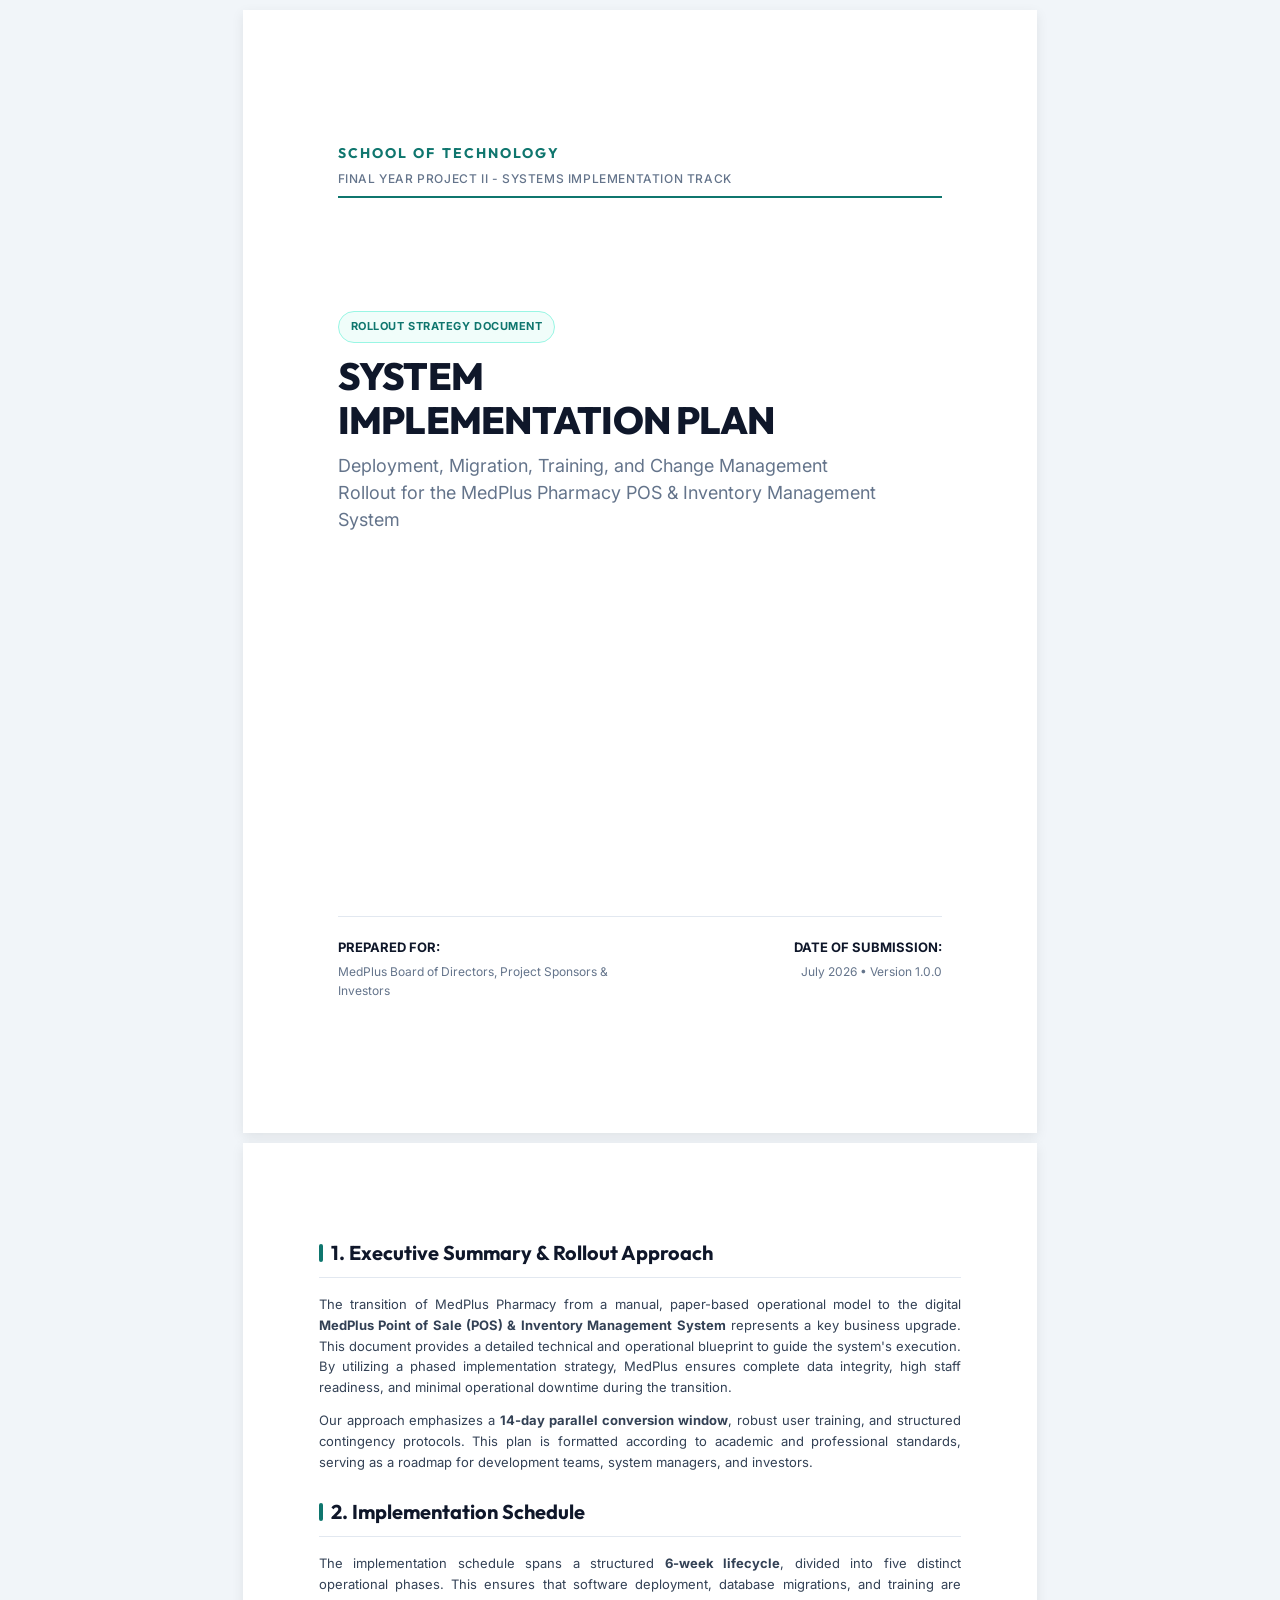
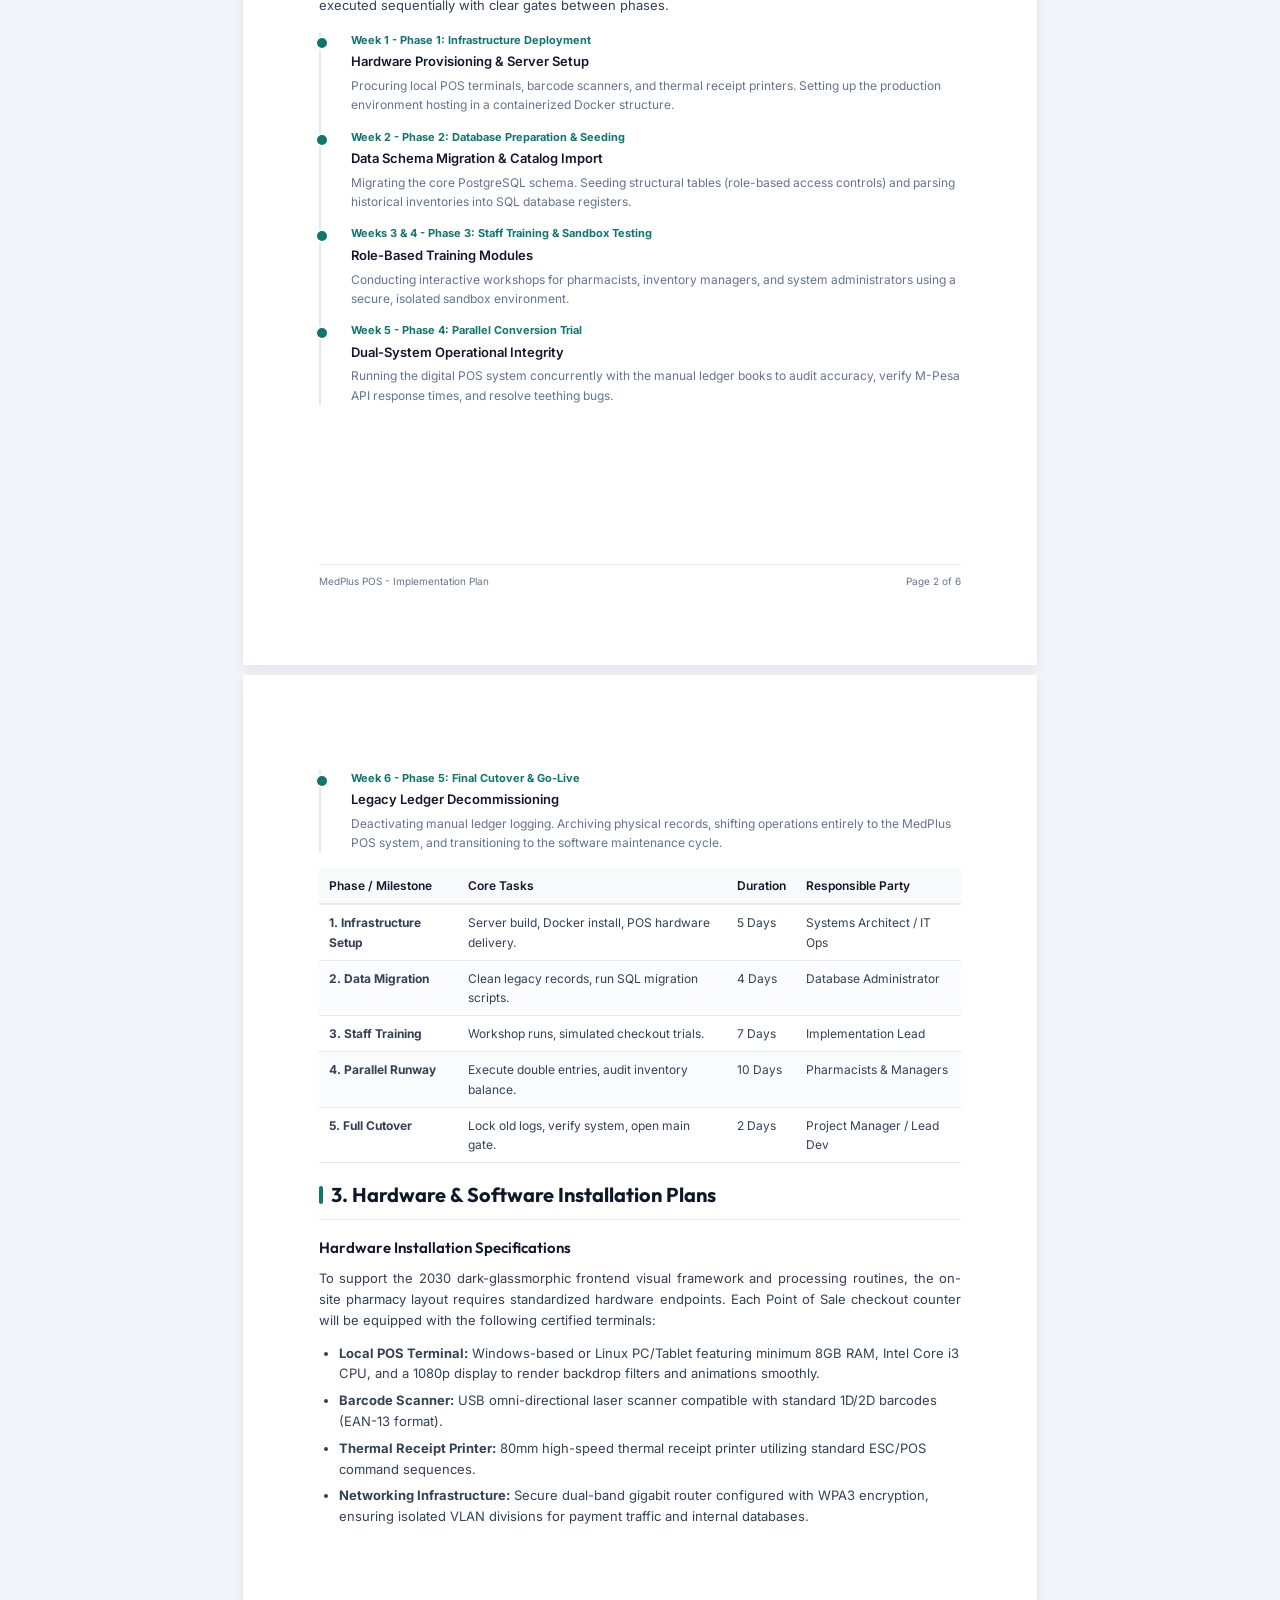
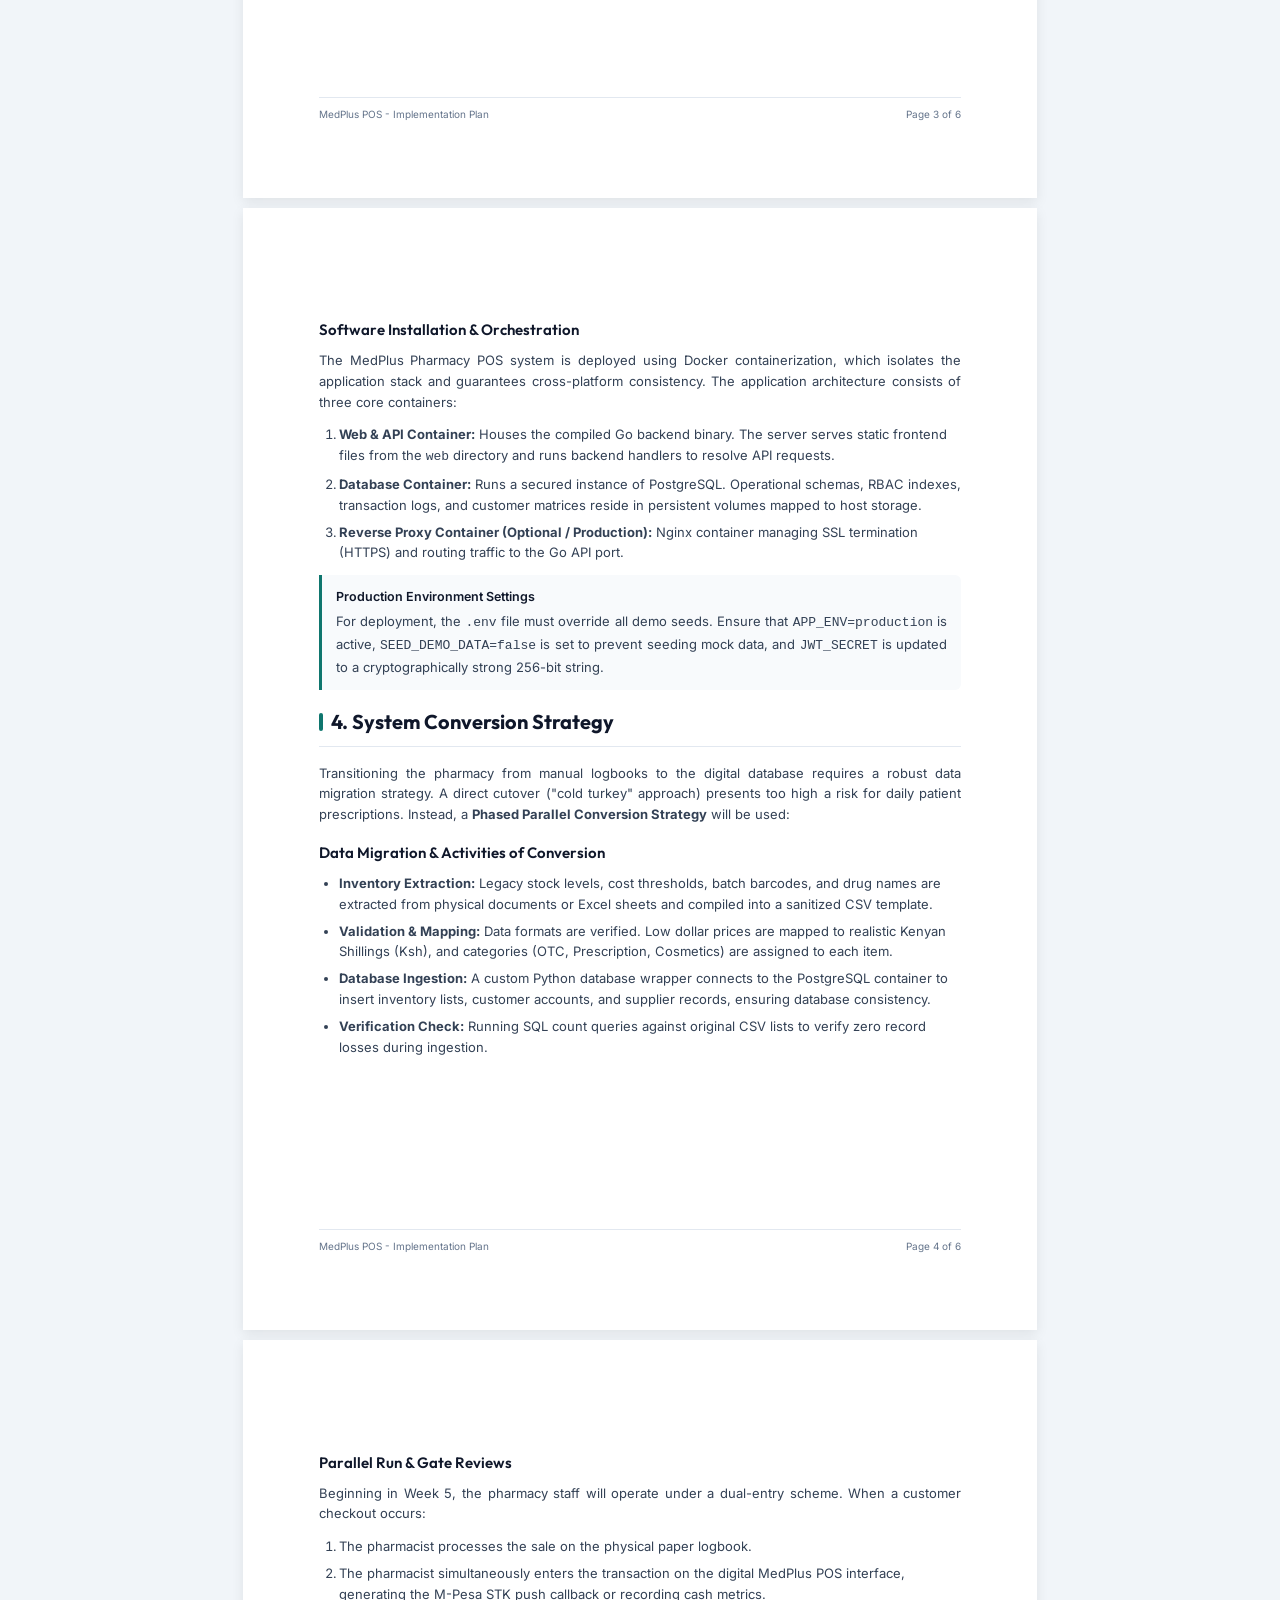
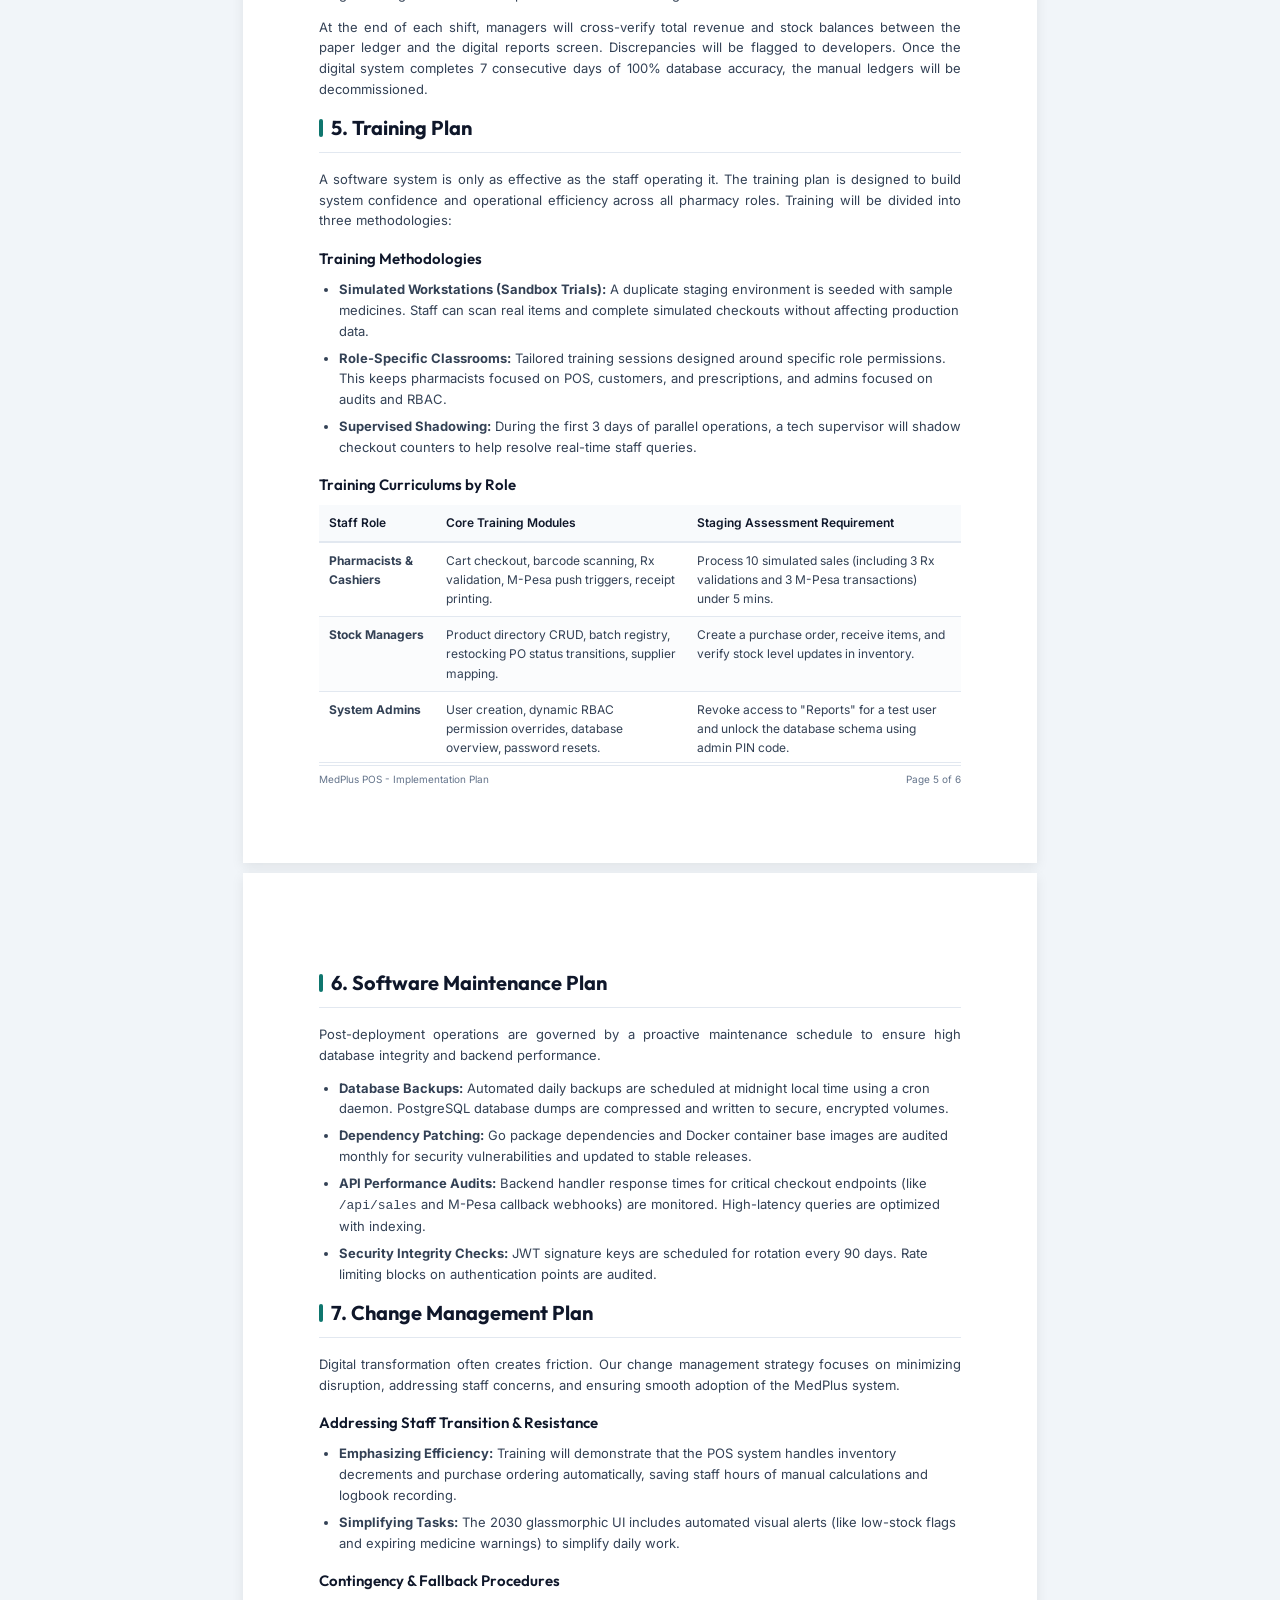
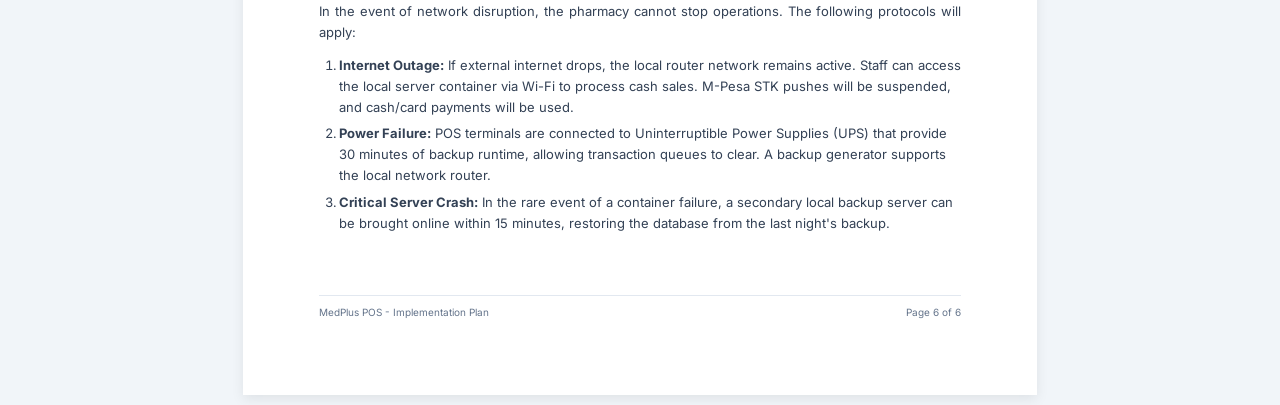
<file: implementation_plan.html>
<!DOCTYPE html>
<html lang="en">
<head>
    <meta charset="UTF-8">
    <meta name="viewport" content="width=device-width, initial-scale=1.0">
    <title>MedPlus POS System - Implementation Plan</title>
    <style>
        @import url('https://fonts.googleapis.com/css2?family=Inter:wght@300;400;500;600;700;800&family=Outfit:wght@400;500;600;700;800&display=swap');
        
        :root {
            --primary: #0f172a;
            --secondary: #1e293b;
            --brand: #0f766e;
            --brand-light: #f0fdfa;
            --brand-border: #99f6e4;
            --accent: #0d9488;
            --border: #e2e8f0;
            --text: #334155;
            --text-dark: #0f172a;
            --text-light: #64748b;
            --bg-light: #f8fafc;
        }

        * {
            box-sizing: border-box;
        }

        body {
            font-family: 'Inter', sans-serif;
            color: var(--text);
            line-height: 1.6;
            margin: 0;
            padding: 0;
            background-color: #f1f5f9;
        }

        /* Standard A4 dimensions for preview and print */
        .page {
            width: 210mm;
            height: 297mm;
            padding: 25mm 20mm;
            margin: 10px auto;
            background-color: #ffffff;
            box-shadow: 0 4px 12px rgba(0, 0, 0, 0.08);
            position: relative;
            overflow: hidden;
            display: flex;
            flex-direction: column;
        }

        /* Cover page layout */
        .cover-page {
            justify-content: space-between;
            padding: 35mm 25mm;
        }

        .cover-header {
            border-bottom: 2px solid var(--brand);
            padding-bottom: 8px;
        }

        .cover-header .school {
            font-family: 'Outfit', sans-serif;
            font-size: 14px;
            font-weight: 700;
            letter-spacing: 0.15em;
            color: var(--brand);
            text-transform: uppercase;
            margin: 0;
        }

        .cover-header .course {
            font-size: 12px;
            font-weight: 500;
            letter-spacing: 0.05em;
            color: var(--text-light);
            text-transform: uppercase;
            margin-top: 4px;
        }

        .cover-body {
            margin-top: 30mm;
            flex-grow: 1;
        }

        .cover-body h1 {
            font-family: 'Outfit', sans-serif;
            font-size: 38px;
            font-weight: 800;
            line-height: 1.15;
            color: var(--primary);
            margin: 0 0 10px 0;
            letter-spacing: -0.02em;
        }

        .cover-body .subtitle {
            font-size: 18px;
            font-weight: 400;
            color: var(--text-light);
            line-height: 1.5;
            margin-bottom: 20mm;
            max-width: 90%;
        }

        .tag-pill {
            display: inline-block;
            background-color: var(--brand-light);
            color: var(--brand);
            border: 1px solid var(--brand-border);
            font-size: 11px;
            font-weight: 700;
            text-transform: uppercase;
            padding: 6px 12px;
            border-radius: 9999px;
            letter-spacing: 0.05em;
            margin-bottom: 12px;
        }

        .cover-footer {
            border-top: 1px solid var(--border);
            padding-top: 20px;
            display: grid;
            grid-template-columns: 1fr 1fr;
            gap: 20px;
            font-size: 12px;
        }

        .cover-footer-left {
            color: var(--text-light);
        }

        .cover-footer-right {
            text-align: right;
            color: var(--text-light);
        }

        .cover-footer-right strong,
        .cover-footer-left strong {
            color: var(--text-dark);
            display: block;
            font-size: 13px;
            margin-bottom: 4px;
        }

        /* General Typography */
        h2 {
            font-family: 'Outfit', sans-serif;
            font-size: 20px;
            font-weight: 700;
            color: var(--primary);
            border-bottom: 1px solid var(--border);
            padding-bottom: 8px;
            margin-top: 0;
            margin-bottom: 16px;
            display: flex;
            align-items: center;
        }

        h2::before {
            content: "";
            display: inline-block;
            width: 4px;
            height: 18px;
            background-color: var(--brand);
            margin-right: 8px;
            border-radius: 2px;
        }

        h3 {
            font-family: 'Outfit', sans-serif;
            font-size: 15px;
            font-weight: 600;
            color: var(--text-dark);
            margin-top: 16px;
            margin-bottom: 8px;
        }

        p {
            font-size: 13px;
            margin-top: 0;
            margin-bottom: 12px;
            color: var(--text);
            text-align: justify;
        }

        ul, ol {
            font-size: 13px;
            margin-top: 0;
            margin-bottom: 12px;
            padding-left: 20px;
            color: var(--text);
        }

        li {
            margin-bottom: 6px;
        }

        /* Layout Elements */
        .content {
            flex-grow: 1;
        }

        .page-footer {
            border-top: 1px solid var(--border);
            padding-top: 8px;
            font-size: 10px;
            color: var(--text-light);
            display: flex;
            justify-content: space-between;
            position: absolute;
            bottom: 20mm;
            left: 20mm;
            right: 20mm;
        }

        /* Custom Tables */
        table {
            width: 100%;
            border-collapse: collapse;
            margin-bottom: 16px;
            font-size: 12px;
        }

        th {
            background-color: var(--bg-light);
            color: var(--text-dark);
            font-weight: 600;
            text-align: left;
            padding: 8px 10px;
            border-bottom: 2px solid var(--border);
        }

        td {
            padding: 8px 10px;
            border-bottom: 1px solid var(--border);
            color: var(--text);
            vertical-align: top;
        }

        tr:nth-child(even) td {
            background-color: rgba(248, 250, 252, 0.5);
        }

        .text-center {
            text-align: center;
        }

        /* Highlight Boxes */
        .callout {
            background-color: var(--bg-light);
            border-left: 3px solid var(--brand);
            padding: 12px 14px;
            border-radius: 0 6px 6px 0;
            margin-bottom: 16px;
            font-size: 12.5px;
        }

        .callout-title {
            font-weight: 600;
            color: var(--text-dark);
            margin-bottom: 4px;
        }

        .callout p:last-child {
            margin-bottom: 0;
        }

        /* Milestones diagram */
        .timeline {
            margin: 16px 0;
            padding-left: 10px;
            border-left: 2px solid var(--border);
        }

        .timeline-item {
            position: relative;
            padding-left: 20px;
            margin-bottom: 14px;
        }

        .timeline-item::before {
            content: "";
            position: absolute;
            left: -16px;
            top: 4px;
            width: 10px;
            height: 10px;
            border-radius: 50%;
            background-color: var(--brand);
            border: 2px solid white;
        }

        .timeline-date {
            font-size: 11px;
            font-weight: 700;
            color: var(--brand);
            margin-bottom: 2px;
        }

        .timeline-title {
            font-size: 13px;
            font-weight: 600;
            color: var(--text-dark);
            margin-bottom: 4px;
        }

        .timeline-desc {
            font-size: 12px;
            color: var(--text-light);
        }

        /* Print styling directives */
        @media print {
            body {
                background-color: #ffffff;
                margin: 0;
                padding: 0;
                -webkit-print-color-adjust: exact;
                print-color-adjust: exact;
            }

            .page {
                margin: 0;
                border: none;
                box-shadow: none;
                page-break-after: always;
                height: 100vh; /* force full page height */
            }

            .page-footer {
                bottom: 15mm;
            }
        }
    </style>
</head>
<body>

    <!-- PAGE 1: COVER PAGE -->
    <div class="page cover-page">
        <div class="cover-header">
            <h3 class="school">School of Technology</h3>
            <div class="course">Final Year Project II - Systems Implementation Track</div>
        </div>
        
        <div class="cover-body">
            <div class="tag-pill">Rollout Strategy Document</div>
            <h1>SYSTEM<br>IMPLEMENTATION PLAN</h1>
            <div class="subtitle">Deployment, Migration, Training, and Change Management Rollout for the MedPlus Pharmacy POS & Inventory Management System</div>
        </div>
        
        <div class="cover-footer">
            <div class="cover-footer-left">
                <strong>PREPARED FOR:</strong>
                MedPlus Board of Directors, Project Sponsors & Investors
            </div>
            <div class="cover-footer-right">
                <strong>DATE OF SUBMISSION:</strong>
                July 2026 &bull; Version 1.0.0
            </div>
        </div>
    </div>

    <!-- PAGE 2: EXEC SUMMARY & IMPLEMENTATION SCHEDULE -->
    <div class="page">
        <div class="content">
            <h2>1. Executive Summary & Rollout Approach</h2>
            <p>
                The transition of MedPlus Pharmacy from a manual, paper-based operational model to the digital 
                <strong>MedPlus Point of Sale (POS) & Inventory Management System</strong> represents a key business upgrade. 
                This document provides a detailed technical and operational blueprint to guide the system's execution. 
                By utilizing a phased implementation strategy, MedPlus ensures complete data integrity, 
                high staff readiness, and minimal operational downtime during the transition.
            </p>
            <p>
                Our approach emphasizes a <strong>14-day parallel conversion window</strong>, robust user training, 
                and structured contingency protocols. This plan is formatted according to academic and professional 
                standards, serving as a roadmap for development teams, system managers, and investors.
            </p>

            <h2 style="margin-top: 24px;">2. Implementation Schedule</h2>
            <p>
                The implementation schedule spans a structured <strong>6-week lifecycle</strong>, divided into five 
                distinct operational phases. This ensures that software deployment, database migrations, and training 
                are executed sequentially with clear gates between phases.
            </p>

            <div class="timeline">
                <div class="timeline-item">
                    <div class="timeline-date">Week 1 - Phase 1: Infrastructure Deployment</div>
                    <div class="timeline-title">Hardware Provisioning & Server Setup</div>
                    <div class="timeline-desc">Procuring local POS terminals, barcode scanners, and thermal receipt printers. Setting up the production environment hosting in a containerized Docker structure.</div>
                </div>
                <div class="timeline-item">
                    <div class="timeline-date">Week 2 - Phase 2: Database Preparation & Seeding</div>
                    <div class="timeline-title">Data Schema Migration & Catalog Import</div>
                    <div class="timeline-desc">Migrating the core PostgreSQL schema. Seeding structural tables (role-based access controls) and parsing historical inventories into SQL database registers.</div>
                </div>
                <div class="timeline-item">
                    <div class="timeline-date">Weeks 3 & 4 - Phase 3: Staff Training & Sandbox Testing</div>
                    <div class="timeline-title">Role-Based Training Modules</div>
                    <div class="timeline-desc">Conducting interactive workshops for pharmacists, inventory managers, and system administrators using a secure, isolated sandbox environment.</div>
                </div>
                <div class="timeline-item">
                    <div class="timeline-date">Week 5 - Phase 4: Parallel Conversion Trial</div>
                    <div class="timeline-title">Dual-System Operational Integrity</div>
                    <div class="timeline-desc">Running the digital POS system concurrently with the manual ledger books to audit accuracy, verify M-Pesa API response times, and resolve teething bugs.</div>
                </div>
            </div>
        </div>
        <div class="page-footer">
            <span>MedPlus POS - Implementation Plan</span>
            <span>Page 2 of 6</span>
        </div>
    </div>

    <!-- PAGE 3: PHASED MILESTONES & HARDWARE INSTALLATION -->
    <div class="page">
        <div class="content">
            <div class="timeline" style="margin-top: 0;">
                <div class="timeline-item">
                    <div class="timeline-date">Week 6 - Phase 5: Final Cutover & Go-Live</div>
                    <div class="timeline-title">Legacy Ledger Decommissioning</div>
                    <div class="timeline-desc">Deactivating manual ledger logging. Archiving physical records, shifting operations entirely to the MedPlus POS system, and transitioning to the software maintenance cycle.</div>
                </div>
            </div>

            <table>
                <thead>
                    <tr>
                        <th>Phase / Milestone</th>
                        <th>Core Tasks</th>
                        <th>Duration</th>
                        <th>Responsible Party</th>
                    </tr>
                </thead>
                <tbody>
                    <tr>
                        <td><strong>1. Infrastructure Setup</strong></td>
                        <td>Server build, Docker install, POS hardware delivery.</td>
                        <td>5 Days</td>
                        <td>Systems Architect / IT Ops</td>
                    </tr>
                    <tr>
                        <td><strong>2. Data Migration</strong></td>
                        <td>Clean legacy records, run SQL migration scripts.</td>
                        <td>4 Days</td>
                        <td>Database Administrator</td>
                    </tr>
                    <tr>
                        <td><strong>3. Staff Training</strong></td>
                        <td>Workshop runs, simulated checkout trials.</td>
                        <td>7 Days</td>
                        <td>Implementation Lead</td>
                    </tr>
                    <tr>
                        <td><strong>4. Parallel Runway</strong></td>
                        <td>Execute double entries, audit inventory balance.</td>
                        <td>10 Days</td>
                        <td>Pharmacists & Managers</td>
                    </tr>
                    <tr>
                        <td><strong>5. Full Cutover</strong></td>
                        <td>Lock old logs, verify system, open main gate.</td>
                        <td>2 Days</td>
                        <td>Project Manager / Lead Dev</td>
                    </tr>
                </tbody>
            </table>

            <h2>3. Hardware & Software Installation Plans</h2>
            <h3>Hardware Installation Specifications</h3>
            <p>
                To support the 2030 dark-glassmorphic frontend visual framework and processing routines, the on-site 
                pharmacy layout requires standardized hardware endpoints. Each Point of Sale checkout counter will 
                be equipped with the following certified terminals:
            </p>
            <ul>
                <li><strong>Local POS Terminal:</strong> Windows-based or Linux PC/Tablet featuring minimum 8GB RAM, 
                Intel Core i3 CPU, and a 1080p display to render backdrop filters and animations smoothly.</li>
                <li><strong>Barcode Scanner:</strong> USB omni-directional laser scanner compatible with standard 1D/2D barcodes (EAN-13 format).</li>
                <li><strong>Thermal Receipt Printer:</strong> 80mm high-speed thermal receipt printer utilizing standard ESC/POS command sequences.</li>
                <li><strong>Networking Infrastructure:</strong> Secure dual-band gigabit router configured with WPA3 encryption, ensuring isolated VLAN divisions for payment traffic and internal databases.</li>
            </ul>
        </div>
        <div class="page-footer">
            <span>MedPlus POS - Implementation Plan</span>
            <span>Page 3 of 6</span>
        </div>
    </div>

    <!-- PAGE 4: SOFTWARE INSTALLATION & SYSTEM CONVERSION -->
    <div class="page">
        <div class="content">
            <h3>Software Installation & Orchestration</h3>
            <p>
                The MedPlus Pharmacy POS system is deployed using Docker containerization, which isolates the application stack 
                and guarantees cross-platform consistency. The application architecture consists of three core containers:
            </p>
            <ol>
                <li><strong>Web & API Container:</strong> Houses the compiled Go backend binary. The server serves static frontend files 
                from the <code>web</code> directory and runs backend handlers to resolve API requests.</li>
                <li><strong>Database Container:</strong> Runs a secured instance of PostgreSQL. Operational schemas, 
                RBAC indexes, transaction logs, and customer matrices reside in persistent volumes mapped to host storage.</li>
                <li><strong>Reverse Proxy Container (Optional / Production):</strong> Nginx container managing SSL termination 
                (HTTPS) and routing traffic to the Go API port.</li>
            </ol>
            
            <div class="callout">
                <div class="callout-title">Production Environment Settings</div>
                <p>
                    For deployment, the <code>.env</code> file must override all demo seeds. 
                    Ensure that <code>APP_ENV=production</code> is active, <code>SEED_DEMO_DATA=false</code> is set to prevent seeding mock data, 
                    and <code>JWT_SECRET</code> is updated to a cryptographically strong 256-bit string.
                </p>
            </div>

            <h2>4. System Conversion Strategy</h2>
            <p>
                Transitioning the pharmacy from manual logbooks to the digital database requires a robust data migration strategy. 
                A direct cutover ("cold turkey" approach) presents too high a risk for daily patient prescriptions. 
                Instead, a <strong>Phased Parallel Conversion Strategy</strong> will be used:
            </p>
            
            <h3>Data Migration & Activities of Conversion</h3>
            <ul>
                <li><strong>Inventory Extraction:</strong> Legacy stock levels, cost thresholds, batch barcodes, and drug names 
                are extracted from physical documents or Excel sheets and compiled into a sanitized CSV template.</li>
                <li><strong>Validation & Mapping:</strong> Data formats are verified. Low dollar prices are mapped to realistic 
                Kenyan Shillings (Ksh), and categories (OTC, Prescription, Cosmetics) are assigned to each item.</li>
                <li><strong>Database Ingestion:</strong> A custom Python database wrapper connects to the PostgreSQL container 
                to insert inventory lists, customer accounts, and supplier records, ensuring database consistency.</li>
                <li><strong>Verification Check:</strong> Running SQL count queries against original CSV lists to verify zero 
                record losses during ingestion.</li>
            </ul>
        </div>
        <div class="page-footer">
            <span>MedPlus POS - Implementation Plan</span>
            <span>Page 4 of 6</span>
        </div>
    </div>

    <!-- PAGE 5: CONVERSION strategy CONTINUED & TRAINING PLAN -->
    <div class="page">
        <div class="content">
            <h3>Parallel Run & Gate Reviews</h3>
            <p>
                Beginning in Week 5, the pharmacy staff will operate under a dual-entry scheme. When a customer checkout occurs:
            </p>
            <ol>
                <li>The pharmacist processes the sale on the physical paper logbook.</li>
                <li>The pharmacist simultaneously enters the transaction on the digital MedPlus POS interface, generating the 
                M-Pesa STK push callback or recording cash metrics.</li>
            </ol>
            <p>
                At the end of each shift, managers will cross-verify total revenue and stock balances between the paper ledger and 
                the digital reports screen. Discrepancies will be flagged to developers. Once the digital system completes 
                7 consecutive days of 100% database accuracy, the manual ledgers will be decommissioned.
            </p>

            <h2>5. Training Plan</h2>
            <p>
                A software system is only as effective as the staff operating it. The training plan is designed to build system 
                confidence and operational efficiency across all pharmacy roles. Training will be divided into three methodologies:
            </p>

            <h3>Training Methodologies</h3>
            <ul>
                <li><strong>Simulated Workstations (Sandbox Trials):</strong> A duplicate staging environment is seeded with sample 
                medicines. Staff can scan real items and complete simulated checkouts without affecting production data.</li>
                <li><strong>Role-Specific Classrooms:</strong> Tailored training sessions designed around specific role permissions. 
                This keeps pharmacists focused on POS, customers, and prescriptions, and admins focused on audits and RBAC.</li>
                <li><strong>Supervised Shadowing:</strong> During the first 3 days of parallel operations, a tech supervisor 
                will shadow checkout counters to help resolve real-time staff queries.</li>
            </ul>

            <h3>Training Curriculums by Role</h3>
            <table>
                <thead>
                    <tr>
                        <th>Staff Role</th>
                        <th>Core Training Modules</th>
                        <th>Staging Assessment Requirement</th>
                    </tr>
                </thead>
                <tbody>
                    <tr>
                        <td><strong>Pharmacists & Cashiers</strong></td>
                        <td>Cart checkout, barcode scanning, Rx validation, M-Pesa push triggers, receipt printing.</td>
                        <td>Process 10 simulated sales (including 3 Rx validations and 3 M-Pesa transactions) under 5 mins.</td>
                    </tr>
                    <tr>
                        <td><strong>Stock Managers</strong></td>
                        <td>Product directory CRUD, batch registry, restocking PO status transitions, supplier mapping.</td>
                        <td>Create a purchase order, receive items, and verify stock level updates in inventory.</td>
                    </tr>
                    <tr>
                        <td><strong>System Admins</strong></td>
                        <td>User creation, dynamic RBAC permission overrides, database overview, password resets.</td>
                        <td>Revoke access to "Reports" for a test user and unlock the database schema using admin PIN code.</td>
                    </tr>
                </tbody>
            </table>
        </div>
        <div class="page-footer">
            <span>MedPlus POS - Implementation Plan</span>
            <span>Page 5 of 6</span>
        </div>
    </div>

    <!-- PAGE 6: MAINTENANCE & CHANGE MANAGEMENT -->
    <div class="page">
        <div class="content">
            <h2>6. Software Maintenance Plan</h2>
            <p>
                Post-deployment operations are governed by a proactive maintenance schedule to ensure high database integrity 
                and backend performance.
            </p>
            <ul>
                <li><strong>Database Backups:</strong> Automated daily backups are scheduled at midnight local time using a cron daemon. 
                PostgreSQL database dumps are compressed and written to secure, encrypted volumes.</li>
                <li><strong>Dependency Patching:</strong> Go package dependencies and Docker container base images are audited monthly 
                for security vulnerabilities and updated to stable releases.</li>
                <li><strong>API Performance Audits:</strong> Backend handler response times for critical checkout endpoints (like <code>/api/sales</code> 
                and M-Pesa callback webhooks) are monitored. High-latency queries are optimized with indexing.</li>
                <li><strong>Security Integrity Checks:</strong> JWT signature keys are scheduled for rotation every 90 days. 
                Rate limiting blocks on authentication points are audited.</li>
            </ul>

            <h2>7. Change Management Plan</h2>
            <p>
                Digital transformation often creates friction. Our change management strategy focuses on minimizing disruption, 
                addressing staff concerns, and ensuring smooth adoption of the MedPlus system.
            </p>
            <h3>Addressing Staff Transition & Resistance</h3>
            <ul>
                <li><strong>Emphasizing Efficiency:</strong> Training will demonstrate that the POS system handles inventory decrements 
                and purchase ordering automatically, saving staff hours of manual calculations and logbook recording.</li>
                <li><strong>Simplifying Tasks:</strong> The 2030 glassmorphic UI includes automated visual alerts (like low-stock flags 
                and expiring medicine warnings) to simplify daily work.</li>
            </ul>
            <h3>Contingency & Fallback Procedures</h3>
            <p>
                In the event of network disruption, the pharmacy cannot stop operations. The following protocols will apply:
            </p>
            <ol>
                <li><strong>Internet Outage:</strong> If external internet drops, the local router network remains active. 
                Staff can access the local server container via Wi-Fi to process cash sales. M-Pesa STK pushes will be suspended, 
                and cash/card payments will be used.</li>
                <li><strong>Power Failure:</strong> POS terminals are connected to Uninterruptible Power Supplies (UPS) that provide 
                30 minutes of backup runtime, allowing transaction queues to clear. A backup generator supports the local network router.</li>
                <li><strong>Critical Server Crash:</strong> In the rare event of a container failure, a secondary local backup server 
                can be brought online within 15 minutes, restoring the database from the last night's backup.</li>
            </ol>
        </div>
        <div class="page-footer">
            <span>MedPlus POS - Implementation Plan</span>
            <span>Page 6 of 6</span>
        </div>
    </div>

</body>
</html>
</file>
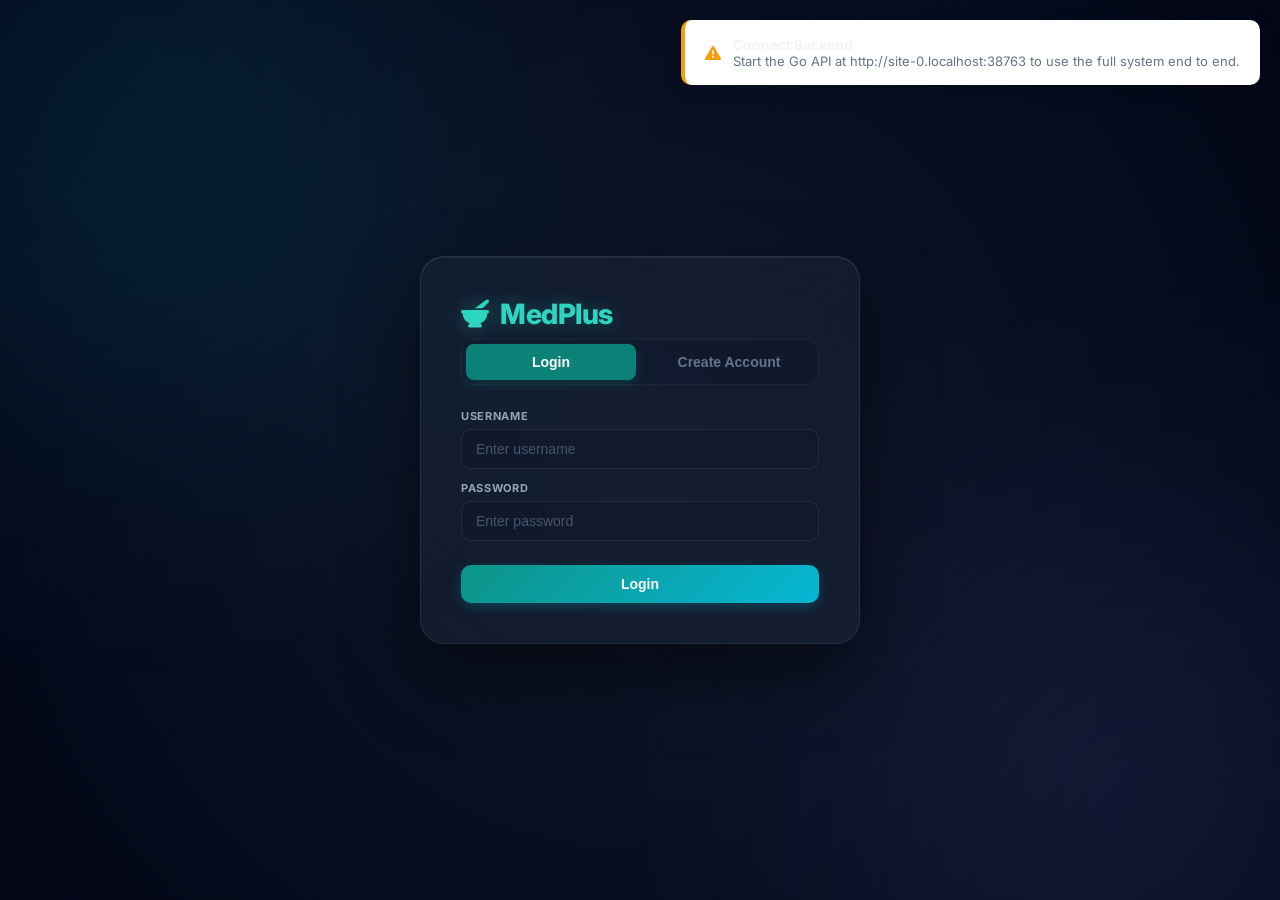
<file: pharmacy_pos.html>
<!doctype html>
<html lang="en">
    <head>
        <meta charset="UTF-8" />
        <meta name="viewport" content="width=device-width, initial-scale=1.0" />
        <title>MedPlus Pharmacy POS</title>
        <link
            href="https://fonts.googleapis.com/css2?family=Inter:wght@300;400;500;600;700&display=swap"
            rel="stylesheet"
        />
        <link
            rel="stylesheet"
            href="https://cdnjs.cloudflare.com/ajax/libs/font-awesome/6.4.0/css/all.min.css"
        />
        <style>
            * {
                margin: 0;
                padding: 0;
                box-sizing: border-box;
            }
            body {
                font-family: "Inter", sans-serif;
                background: radial-gradient(circle at 50% 50%, #0f172a 0%, #020617 100%);
                color: #f1f5f9;
                min-height: 100vh;
                overflow-x: hidden;
            }
            
            /* Scrollbars */
            ::-webkit-scrollbar {
                width: 6px;
                height: 6px;
            }
            ::-webkit-scrollbar-track {
                background: rgba(15, 23, 42, 0.3);
            }
            ::-webkit-scrollbar-thumb {
                background: rgba(255, 255, 255, 0.15);
                border-radius: 4px;
            }
            ::-webkit-scrollbar-thumb:hover {
                background: rgba(255, 255, 255, 0.25);
            }

            .hidden {
                display: none !important;
            }

            /* Glass panel styling helper */
            .glass-panel {
                background: rgba(30, 41, 59, 0.45);
                border: 1px solid rgba(255, 255, 255, 0.08);
                backdrop-filter: blur(16px);
                -webkit-backdrop-filter: blur(16px);
                border-radius: 16px;
                box-shadow: 0 8px 32px 0 rgba(0, 0, 0, 0.37);
            }

            /* Authentication screen */
            .auth-screen {
                min-height: 100vh;
                display: flex;
                align-items: center;
                justify-content: center;
                padding: 24px;
                position: relative;
                background: radial-gradient(circle at 50% 50%, #0f172a 0%, #020617 100%);
                overflow: hidden;
            }
            .auth-screen-blob {
                position: absolute;
                width: 500px;
                height: 500px;
                border-radius: 50%;
                filter: blur(140px);
                opacity: 0.15;
                z-index: 1;
                animation: authFloat 25s infinite alternate;
            }
            .blob-1 {
                background: #06b6d4;
                top: -100px;
                left: -100px;
            }
            .blob-2 {
                background: #818cf8;
                bottom: -150px;
                right: -100px;
                animation-delay: -7s;
            }
            @keyframes authFloat {
                0% { transform: translate(0, 0) scale(1); }
                100% { transform: translate(80px, 100px) scale(1.15); }
            }
            .auth-card {
                width: 100%;
                max-width: 440px;
                background: rgba(30, 41, 59, 0.45);
                border: 1px solid rgba(255, 255, 255, 0.08);
                backdrop-filter: blur(24px);
                -webkit-backdrop-filter: blur(24px);
                border-radius: 24px;
                box-shadow: 0 30px 70px rgba(0, 0, 0, 0.5), inset 0 1px 0 rgba(255, 255, 255, 0.08);
                padding: 40px;
                position: relative;
                z-index: 2;
                transition: transform 0.3s ease, box-shadow 0.3s ease;
            }
            .auth-card:hover {
                transform: translateY(-4px);
                box-shadow: 0 40px 80px rgba(0, 0, 0, 0.6), inset 0 1px 0 rgba(255, 255, 255, 0.12);
            }
            .auth-logo {
                display: flex;
                align-items: center;
                gap: 12px;
                color: #2dd4bf;
                font-weight: 800;
                font-size: 28px;
                margin-bottom: 8px;
                letter-spacing: -0.02em;
                text-shadow: 0 0 20px rgba(45, 212, 191, 0.3);
            }
            .auth-subtitle {
                color: #94a3b8;
                font-size: 14px;
                margin-bottom: 28px;
                line-height: 1.5;
            }
            .auth-tabs {
                display: grid;
                grid-template-columns: 1fr 1fr;
                gap: 8px;
                margin-bottom: 24px;
                background: rgba(15, 23, 42, 0.5);
                padding: 4px;
                border-radius: 12px;
                border: 1px solid rgba(255, 255, 255, 0.05);
            }
            .auth-tab {
                border: none;
                background: transparent;
                color: #64748b;
                padding: 10px;
                border-radius: 8px;
                font-weight: 600;
                cursor: pointer;
                transition: all 0.2s;
                text-align: center;
                font-size: 14px;
            }
            .auth-tab:hover {
                color: #f1f5f9;
            }
            .auth-tab.active {
                background: rgba(13, 148, 136, 0.85);
                color: white;
                box-shadow: 0 4px 12px rgba(13, 148, 136, 0.25);
            }
            .auth-card .form-label {
                color: #94a3b8;
            }
            .auth-card .form-input {
                background: rgba(15, 23, 42, 0.4);
                border: 1px solid rgba(255, 255, 255, 0.08);
                color: #f1f5f9;
                transition: border-color 0.2s, box-shadow 0.2s;
            }
            .auth-card .form-input::placeholder {
                color: #475569;
            }
            .auth-card .form-input:focus {
                border-color: #2dd4bf;
                box-shadow: 0 0 0 3px rgba(45, 212, 191, 0.15);
                background: rgba(15, 23, 42, 0.6);
            }
            .auth-submit {
                width: 100%;
                margin-top: 12px;
                background: linear-gradient(135deg, #0d9488 0%, #06b6d4 100%) !important;
                border: none !important;
                color: white !important;
                box-shadow: 0 4px 14px rgba(6, 182, 212, 0.3);
                transition: all 0.2s ease;
            }
            .auth-submit:hover {
                background: linear-gradient(135deg, #0f766e 0%, #0891b2 100%) !important;
                box-shadow: 0 6px 20px rgba(6, 182, 212, 0.4);
                transform: translateY(-1px);
            }
            
            /* Form controls */
            .form-grid {
                display: grid;
                gap: 12px;
            }
            .form-group {
                display: flex;
                flex-direction: column;
                gap: 6px;
            }
            .form-label {
                font-size: 11px;
                color: #94a3b8;
                font-weight: 700;
                text-transform: uppercase;
                letter-spacing: 0.06em;
            }
            .form-input,
            .form-select,
            .form-textarea {
                width: 100%;
                padding: 11px 14px;
                border: 1px solid rgba(255, 255, 255, 0.08);
                border-radius: 10px;
                outline: none;
                font-size: 14px;
                background: rgba(15, 23, 42, 0.4);
                color: #f1f5f9;
                transition: all 0.2s ease;
            }
            .form-input:focus,
            .form-select:focus,
            .form-textarea:focus {
                border-color: #2dd4bf;
                background: rgba(15, 23, 42, 0.6);
                box-shadow: 0 0 0 3px rgba(45, 212, 191, 0.15);
            }
            .form-select option {
                background: #0f172a;
                color: #f1f5f9;
            }
            .form-textarea {
                min-height: 96px;
                resize: vertical;
            }
            
            /* Buttons */
            .primary-btn,
            .secondary-btn,
            .danger-btn,
            .small-btn,
            .modal-btn,
            .category-chip,
            .checkout-btn,
            .icon-btn,
            .qty-btn,
            .pay-btn {
                cursor: pointer;
                transition: all 0.2s ease;
            }
            .primary-btn,
            .checkout-btn,
            .modal-btn.primary {
                background: linear-gradient(135deg, #0d9488 0%, #06b6d4 100%);
                color: white;
                border: none;
                box-shadow: 0 4px 12px rgba(6, 182, 212, 0.25);
            }
            .primary-btn:hover,
            .checkout-btn:hover,
            .modal-btn.primary:hover {
                transform: translateY(-1px);
                box-shadow: 0 6px 18px rgba(6, 182, 212, 0.35);
            }
            .secondary-btn,
            .modal-btn.secondary,
            .small-btn,
            .category-chip,
            .icon-btn {
                background: rgba(255, 255, 255, 0.05);
                color: #e2e8f0;
                border: 1px solid rgba(255, 255, 255, 0.08);
            }
            .secondary-btn:hover,
            .modal-btn.secondary:hover,
            .small-btn:hover,
            .category-chip:hover,
            .icon-btn:hover {
                background: rgba(255, 255, 255, 0.1);
                color: white;
                border-color: rgba(255, 255, 255, 0.15);
            }
            .danger-btn {
                background: linear-gradient(135deg, #ef4444 0%, #f43f5e 100%);
                color: white;
                border: none;
                box-shadow: 0 4px 12px rgba(244, 63, 94, 0.2);
            }
            .danger-btn:hover {
                transform: translateY(-1px);
                box-shadow: 0 6px 18px rgba(244, 63, 94, 0.3);
            }
            .primary-btn,
            .secondary-btn,
            .danger-btn {
                border-radius: 10px;
                padding: 11px 16px;
                font-weight: 600;
                font-size: 14px;
            }
            .small-btn {
                border-radius: 8px;
                padding: 6px 12px;
                font-size: 12px;
                font-weight: 600;
            }

            /* Layout */
            .app-container {
                display: flex;
                height: 100vh;
            }
            .sidebar {
                width: 280px;
                background: rgba(15, 23, 42, 0.6);
                border-right: 1px solid rgba(255, 255, 255, 0.08);
                backdrop-filter: blur(20px);
                -webkit-backdrop-filter: blur(20px);
                display: flex;
                flex-direction: column;
                z-index: 100;
            }
            .logo {
                padding: 24px 20px;
                border-bottom: 1px solid rgba(255, 255, 255, 0.08);
                display: flex;
                align-items: center;
                gap: 12px;
            }
            .logo i {
                font-size: 28px;
                color: #2dd4bf;
                text-shadow: 0 0 15px rgba(45, 212, 191, 0.4);
            }
            .logo-text {
                font-size: 20px;
                font-weight: 800;
                letter-spacing: -0.01em;
                color: #f8fafc;
            }
            .logo-sub {
                font-size: 11px;
                color: #94a3b8;
                font-weight: 500;
            }
            .nav-menu {
                flex: 1;
                padding: 20px 12px;
                overflow-y: auto;
            }
            .nav-item {
                display: flex;
                align-items: center;
                gap: 12px;
                padding: 12px 16px;
                border-radius: 10px;
                cursor: pointer;
                transition: all 0.2s ease;
                margin-bottom: 6px;
                font-size: 14px;
                font-weight: 600;
                color: #94a3b8;
                border-left: 3px solid transparent;
            }
            .nav-item:hover {
                background: rgba(255, 255, 255, 0.03);
                color: #f1f5f9;
            }
            .nav-item.active {
                background: rgba(45, 212, 191, 0.08);
                color: #2dd4bf;
                border-left: 3px solid #2dd4bf;
                box-shadow: inset 8px 0 16px -8px rgba(45, 212, 191, 0.15);
            }
            .nav-item i {
                width: 20px;
                text-align: center;
                font-size: 16px;
            }
            .nav-badge {
                margin-left: auto;
                background: linear-gradient(135deg, #f43f5e 0%, #e11d48 100%);
                color: white;
                font-size: 10px;
                padding: 2px 6px;
                border-radius: 6px;
                font-weight: 700;
                box-shadow: 0 2px 8px rgba(225, 29, 72, 0.3);
            }
            .user-profile {
                padding: 16px 20px;
                border-top: 1px solid rgba(255, 255, 255, 0.08);
                display: flex;
                align-items: center;
                gap: 12px;
                background: rgba(15, 23, 42, 0.2);
            }
            .user-avatar {
                width: 40px;
                height: 40px;
                border-radius: 50%;
                background: linear-gradient(135deg, #2dd4bf 0%, #0d9488 100%);
                display: flex;
                align-items: center;
                justify-content: center;
                color: #0f172a;
                font-weight: 800;
                box-shadow: 0 0 15px rgba(45, 212, 191, 0.25);
            }
            .user-info {
                flex: 1;
            }
            .user-name {
                font-weight: 600;
                font-size: 14px;
                color: #f8fafc;
            }
            .user-role {
                font-size: 12px;
                color: #94a3b8;
            }
            .user-profile i:hover {
                color: #ef4444;
                transform: scale(1.1);
            }
            
            /* Main Content and Shell */
            .main-content {
                flex: 1;
                display: flex;
                flex-direction: column;
                overflow: hidden;
            }
            .top-bar {
                background: rgba(15, 23, 42, 0.3);
                padding: 16px 24px;
                display: flex;
                align-items: center;
                justify-content: space-between;
                border-bottom: 1px solid rgba(255, 255, 255, 0.06);
                z-index: 10;
                gap: 16px;
                backdrop-filter: blur(12px);
                -webkit-backdrop-filter: blur(12px);
            }
            .hamburger-btn {
                display: none;
                background: none;
                border: none;
                color: #f1f5f9;
                font-size: 20px;
                cursor: pointer;
            }
            .search-box {
                display: flex;
                align-items: center;
                background: rgba(15, 23, 42, 0.5);
                border: 1px solid rgba(255, 255, 255, 0.08);
                border-radius: 10px;
                padding: 8px 16px;
                width: min(480px, 100%);
                gap: 10px;
                transition: all 0.2s ease;
            }
            .search-box:focus-within {
                border-color: #2dd4bf;
                box-shadow: 0 0 0 3px rgba(45, 212, 191, 0.15);
                background: rgba(15, 23, 42, 0.7);
            }
            .search-box i {
                color: #64748b;
            }
            .search-box input {
                border: none;
                background: none;
                outline: none;
                flex: 1;
                font-size: 14px;
                color: #f1f5f9;
            }
            .search-box input::placeholder {
                color: #475569;
            }
            .top-actions {
                display: flex;
                align-items: center;
                gap: 12px;
            }
            .icon-btn {
                width: 40px;
                height: 40px;
                border-radius: 10px;
                display: flex;
                align-items: center;
                justify-content: center;
                font-size: 16px;
                background: rgba(255, 255, 255, 0.03);
            }
            .date-display {
                font-size: 14px;
                color: #94a3b8;
                font-weight: 500;
            }
            .content-area {
                flex: 1;
                display: flex;
                overflow: hidden;
            }
            
            /* Views & Sections */
            .products-section {
                flex: 1;
                padding: 24px;
                overflow-y: auto;
            }
            .section-header {
                display: flex;
                align-items: center;
                justify-content: space-between;
                margin-bottom: 24px;
                gap: 12px;
                flex-wrap: wrap;
            }
            .section-title {
                font-size: 22px;
                font-weight: 800;
                color: #f8fafc;
                letter-spacing: -0.01em;
            }
            .section-subtitle {
                color: #94a3b8;
                font-size: 13px;
                margin-top: 4px;
            }
            
            /* Filters */
            .category-filters {
                display: flex;
                gap: 8px;
                margin-bottom: 24px;
                flex-wrap: wrap;
            }
            .category-chip {
                padding: 8px 16px;
                border-radius: 20px;
                font-size: 13px;
                font-weight: 600;
            }
            .category-chip.active {
                background: #0d9488;
                color: white;
                border-color: #0d9488;
                box-shadow: 0 4px 12px rgba(13, 148, 136, 0.25);
            }
            
            /* Product Catalog */
            .products-grid {
                display: grid;
                grid-template-columns: repeat(auto-fill, minmax(210px, 1fr));
                gap: 16px;
            }
            .product-card {
                background: rgba(30, 41, 59, 0.25);
                border: 1px solid rgba(255, 255, 255, 0.06);
                border-radius: 16px;
                padding: 16px;
                cursor: pointer;
                transition: all 0.25s cubic-bezier(0.4, 0, 0.2, 1);
                position: relative;
            }
            .product-card:hover {
                transform: translateY(-4px) scale(1.02);
                border-color: #2dd4bf;
                box-shadow: 0 12px 30px rgba(45, 212, 191, 0.12);
                background: rgba(30, 41, 59, 0.35);
            }
            .product-card.prescription {
                border-left: 4px solid #f59e0b;
            }
            .product-card.prescription::after {
                content: "Rx";
                position: absolute;
                top: 8px;
                right: 8px;
                background: #f59e0b;
                color: #0f172a;
                font-size: 10px;
                font-weight: 800;
                padding: 2px 6px;
                border-radius: 4px;
                box-shadow: 0 2px 6px rgba(245, 158, 11, 0.3);
            }
            .product-image {
                width: 100%;
                height: 110px;
                background: rgba(15, 23, 42, 0.4);
                border-radius: 10px;
                display: flex;
                align-items: center;
                justify-content: center;
                margin-bottom: 12px;
                font-size: 36px;
                border: 1px solid rgba(255, 255, 255, 0.04);
            }
            .product-name {
                font-weight: 700;
                font-size: 14px;
                color: #f8fafc;
                margin-bottom: 4px;
                white-space: nowrap;
                overflow: hidden;
                text-overflow: ellipsis;
            }
            .product-brand {
                font-size: 12px;
                color: #94a3b8;
                margin-bottom: 10px;
            }
            .product-footer {
                display: flex;
                align-items: center;
                justify-content: space-between;
                gap: 8px;
            }
            .product-price {
                font-weight: 800;
                font-size: 16px;
                color: #2dd4bf;
            }
            .product-stock {
                font-size: 10px;
                padding: 3px 8px;
                border-radius: 6px;
                font-weight: 700;
            }
            .stock-good {
                background: rgba(22, 101, 52, 0.15);
                color: #4ade80;
                border: 1px solid rgba(74, 222, 128, 0.2);
            }
            .stock-low {
                background: rgba(146, 64, 14, 0.15);
                color: #fbbf24;
                border: 1px solid rgba(251, 191, 36, 0.2);
            }
            .stock-critical {
                background: rgba(153, 27, 27, 0.15);
                color: #f87171;
                border: 1px solid rgba(248, 113, 113, 0.2);
            }
            
            /* Cart Panel */
            .cart-section {
                width: 400px;
                background: rgba(15, 23, 42, 0.4);
                border-left: 1px solid rgba(255, 255, 255, 0.08);
                display: flex;
                flex-direction: column;
                backdrop-filter: blur(16px);
                -webkit-backdrop-filter: blur(16px);
            }
            .cart-header {
                padding: 20px 24px;
                border-bottom: 1px solid rgba(255, 255, 255, 0.06);
                display: flex;
                align-items: center;
                justify-content: space-between;
            }
            .cart-title {
                font-size: 16px;
                font-weight: 700;
                display: flex;
                align-items: center;
                gap: 8px;
                color: #f8fafc;
            }
            .cart-count {
                background: #0d9488;
                color: white;
                font-size: 11px;
                padding: 2px 6px;
                border-radius: 8px;
                font-weight: 700;
            }
            .cart-items {
                flex: 1;
                overflow-y: auto;
                padding: 16px;
            }
            .cart-empty {
                text-align: center;
                padding: 40px 20px;
                color: #64748b;
            }
            .cart-empty i {
                font-size: 32px;
                margin-bottom: 12px;
                opacity: 0.5;
            }
            .cart-item {
                display: flex;
                align-items: center;
                gap: 12px;
                padding: 12px;
                background: rgba(30, 41, 59, 0.3);
                border: 1px solid rgba(255, 255, 255, 0.04);
                border-radius: 12px;
                margin-bottom: 8px;
                position: relative;
            }
            .cart-item-icon {
                width: 36px;
                height: 36px;
                background: rgba(15, 23, 42, 0.4);
                border-radius: 8px;
                display: flex;
                align-items: center;
                justify-content: center;
                font-size: 18px;
            }
            .cart-item-details {
                flex: 1;
            }
            .cart-item-name {
                font-weight: 700;
                font-size: 13px;
                color: #f8fafc;
                margin-bottom: 2px;
            }
            .cart-item-price {
                font-size: 11px;
                color: #94a3b8;
            }
            .cart-item-qty {
                display: flex;
                align-items: center;
                gap: 6px;
            }
            .qty-btn {
                width: 22px;
                height: 22px;
                border-radius: 5px;
                border: 1px solid rgba(255, 255, 255, 0.1);
                background: rgba(255, 255, 255, 0.05);
                color: #f1f5f9;
                font-weight: 700;
                display: flex;
                align-items: center;
                justify-content: center;
            }
            .qty-btn:hover {
                background: rgba(255, 255, 255, 0.15);
                border-color: rgba(255, 255, 255, 0.2);
            }
            .cart-item-total {
                font-weight: 800;
                font-size: 13px;
                color: #2dd4bf;
                min-width: 60px;
                text-align: right;
            }
            .remove-item {
                position: absolute;
                top: 4px;
                right: 4px;
                width: 18px;
                height: 18px;
                border-radius: 50%;
                border: none;
                background: rgba(239, 68, 68, 0.15);
                color: #ef4444;
                cursor: pointer;
                font-size: 9px;
                display: flex;
                align-items: center;
                justify-content: center;
            }
            .remove-item:hover {
                background: #ef4444;
                color: white;
            }
            .cart-footer {
                padding: 20px 24px;
                border-top: 1px solid rgba(255, 255, 255, 0.08);
                background: rgba(15, 23, 42, 0.3);
            }
            .summary-row {
                display: flex;
                justify-content: space-between;
                margin-bottom: 8px;
                font-size: 14px;
                color: #94a3b8;
            }
            .summary-row.total {
                font-size: 18px;
                font-weight: 800;
                color: #f8fafc;
                border-top: 1px solid rgba(255, 255, 255, 0.08);
                padding-top: 12px;
                margin-top: 8px;
            }
            .payment-method-btns {
                display: flex;
                gap: 6px;
                margin-bottom: 12px;
                margin-top: 12px;
            }
            .payment-method-btns .pay-btn {
                flex: 1;
                padding: 10px 4px;
                border-radius: 10px;
                border: 1px solid rgba(255, 255, 255, 0.08);
                background: rgba(255, 255, 255, 0.02);
                color: #94a3b8;
                font-weight: 600;
                font-size: 12px;
                text-align: center;
            }
            .payment-method-btns .pay-btn:hover {
                border-color: #2dd4bf;
                color: #f1f5f9;
            }
            .payment-method-btns .pay-btn.active {
                background: linear-gradient(135deg, #0d9488 0%, #06b6d4 100%);
                color: white;
                border-color: transparent;
                box-shadow: 0 4px 12px rgba(6, 182, 212, 0.2);
            }
            .payment-method-btns .pay-btn i {
                display: block;
                font-size: 16px;
                margin-bottom: 4px;
            }
            .checkout-btn {
                width: 100%;
                padding: 14px;
                border-radius: 10px;
                font-size: 16px;
                font-weight: 700;
                display: flex;
                align-items: center;
                justify-content: center;
                gap: 8px;
            }
            .checkout-btn:disabled {
                background: rgba(255, 255, 255, 0.05) !important;
                border: 1px solid rgba(255, 255, 255, 0.04) !important;
                color: #475569 !important;
                box-shadow: none !important;
                cursor: not-allowed;
            }
            
            /* Panels and Grids */
            .panel-grid {
                display: grid;
                gap: 20px;
                margin-bottom: 20px;
            }
            .panel-grid.two-col {
                grid-template-columns: 1.5fr 1fr;
            }
            .panel-grid.three-col {
                grid-template-columns: repeat(3, 1fr);
            }
            .panel {
                background: rgba(30, 41, 59, 0.25);
                border: 1px solid rgba(255, 255, 255, 0.06);
                border-radius: 16px;
                padding: 24px;
                box-shadow: 0 8px 32px 0 rgba(0, 0, 0, 0.2);
            }
            
            /* Tables */
            .table-container {
                overflow-x: auto;
                background: rgba(30, 41, 59, 0.25);
                border: 1px solid rgba(255, 255, 255, 0.06);
                border-radius: 16px;
                padding: 12px;
                box-shadow: 0 8px 32px 0 rgba(0, 0, 0, 0.2);
            }
            .data-table {
                width: 100%;
                border-collapse: separate;
                border-spacing: 0 8px;
            }
            .data-table th {
                padding: 12px 16px;
                font-size: 11px;
                font-weight: 700;
                text-transform: uppercase;
                letter-spacing: 0.06em;
                color: #94a3b8;
                text-align: left;
                border-bottom: 1px solid rgba(255, 255, 255, 0.06);
            }
            .data-table td {
                padding: 14px 16px;
                background: rgba(15, 23, 42, 0.3);
                border-top: 1px solid rgba(255, 255, 255, 0.04);
                border-bottom: 1px solid rgba(255, 255, 255, 0.04);
                font-size: 13.5px;
                color: #e2e8f0;
                transition: all 0.2s ease;
            }
            .data-table tr:hover td {
                background: rgba(45, 212, 191, 0.05);
                border-color: rgba(45, 212, 191, 0.15);
                color: white;
            }
            .data-table td:first-child {
                border-left: 1px solid rgba(255, 255, 255, 0.04);
                border-radius: 8px 0 0 8px;
            }
            .data-table td:last-child {
                border-right: 1px solid rgba(255, 255, 255, 0.04);
                border-radius: 0 8px 8px 0;
            }
            
            /* Status Badges */
            .status-badge {
                font-size: 10px;
                padding: 4px 8px;
                border-radius: 6px;
                font-weight: 700;
                display: inline-flex;
                align-items: center;
                gap: 5px;
                border: 1px solid transparent;
            }
            .status-badge::before {
                content: "";
                width: 5px;
                height: 5px;
                border-radius: 50%;
                background: currentColor;
            }
            .status-badge.status-active,
            .status-badge.status-good {
                background: rgba(22, 101, 52, 0.15);
                color: #4ade80;
                border-color: rgba(74, 222, 128, 0.2);
            }
            .status-badge.status-low {
                background: rgba(146, 64, 14, 0.15);
                color: #fbbf24;
                border-color: rgba(251, 191, 36, 0.2);
            }
            .status-badge.status-expired {
                background: rgba(153, 27, 27, 0.15);
                color: #f87171;
                border-color: rgba(248, 113, 113, 0.2);
            }
            .status-badge.status-archived {
                background: rgba(71, 85, 105, 0.2);
                color: #94a3b8;
                border-color: rgba(148, 163, 184, 0.2);
            }
            .archived-row {
                opacity: 0.55;
            }
            .restore-btn {
                background: linear-gradient(135deg, #0d9488 0%, #0891b2 100%);
                color: white;
                border: none;
                box-shadow: 0 2px 8px rgba(8, 145, 178, 0.2);
            }
            .restore-btn:hover {
                transform: translateY(-1px);
                box-shadow: 0 4px 14px rgba(8, 145, 178, 0.35);
            }
            
            /* Dashboard Grid & Cards */
            .dashboard-grid {
                display: grid;
                grid-template-columns: repeat(auto-fill, minmax(220px, 1fr));
                gap: 16px;
                margin-bottom: 24px;
            }
            .stat-card {
                background: rgba(30, 41, 59, 0.25);
                border: 1px solid rgba(255, 255, 255, 0.06);
                border-radius: 16px;
                padding: 20px;
                box-shadow: 0 8px 32px 0 rgba(0, 0, 0, 0.2);
            }
            .stat-header {
                display: flex;
                align-items: center;
                justify-content: space-between;
                margin-bottom: 12px;
            }
            .stat-label {
                font-size: 12px;
                font-weight: 700;
                text-transform: uppercase;
                letter-spacing: 0.05em;
                color: #94a3b8;
            }
            .stat-icon {
                width: 36px;
                height: 36px;
                border-radius: 8px;
                display: flex;
                align-items: center;
                justify-content: center;
                font-size: 16px;
            }
            .stat-value {
                font-size: 24px;
                font-weight: 800;
                color: #f8fafc;
                margin-bottom: 6px;
            }
            .stat-change {
                font-size: 11px;
                font-weight: 600;
            }
            .stat-change.positive {
                color: #4ade80;
            }
            .stat-change.negative {
                color: #f87171;
            }
            
            /* Charts */
            .chart-container {
                background: rgba(30, 41, 59, 0.25);
                border: 1px solid rgba(255, 255, 255, 0.06);
                border-radius: 16px;
                padding: 20px;
                margin-bottom: 20px;
                box-shadow: 0 8px 32px 0 rgba(0, 0, 0, 0.2);
            }
            .chart-title {
                font-size: 14px;
                font-weight: 700;
                color: #f8fafc;
                margin-bottom: 16px;
                text-transform: uppercase;
                letter-spacing: 0.05em;
            }
            .bar-chart {
                display: flex;
                align-items: flex-end;
                justify-content: space-between;
                height: 200px;
                padding: 10px 0;
                gap: 8px;
            }
            .bar-wrapper {
                flex: 1;
                display: flex;
                flex-direction: column;
                align-items: center;
                gap: 6px;
            }
            .bar {
                width: 100%;
                background: linear-gradient(to top, #0d9488, #2dd4bf);
                border-radius: 4px 4px 0 0;
                min-height: 4px;
                transition: height 0.5s ease;
                box-shadow: 0 0 10px rgba(45, 212, 191, 0.25);
            }
            .bar-value {
                font-size: 10px;
                font-weight: 600;
                color: #2dd4bf;
            }
            .bar-chart::-webkit-scrollbar {
                display: none;
            }
            .bar-label {
                font-size: 10px;
                color: #64748b;
                white-space: nowrap;
                overflow: hidden;
                width: 100%;
                text-align: center;
            }
            
            /* Modals */
            .modal-overlay {
                position: fixed;
                inset: 0;
                background: rgba(2, 6, 23, 0.7);
                backdrop-filter: blur(12px);
                -webkit-backdrop-filter: blur(12px);
                display: flex;
                align-items: center;
                justify-content: center;
                z-index: 1000;
                opacity: 0;
                visibility: hidden;
                transition: all 0.3s ease;
                padding: 16px;
            }
            .modal-overlay.active {
                opacity: 1;
                visibility: visible;
            }
            .modal {
                background: rgba(30, 41, 59, 0.7);
                border: 1px solid rgba(255, 255, 255, 0.1);
                backdrop-filter: blur(24px);
                -webkit-backdrop-filter: blur(24px);
                border-radius: 20px;
                padding: 28px;
                width: 100%;
                max-width: 500px;
                box-shadow: 0 25px 50px -12px rgba(0, 0, 0, 0.5);
                text-align: center;
                color: #f1f5f9;
            }
            .modal-icon {
                width: 56px;
                height: 56px;
                border-radius: 50%;
                display: flex;
                align-items: center;
                justify-content: center;
                font-size: 24px;
                margin: 0 auto 16px;
            }
            .modal-icon.warning {
                background: rgba(245, 158, 11, 0.15);
                color: #fbbf24;
            }
            .modal-icon.success {
                background: rgba(16, 185, 129, 0.15);
                color: #34d399;
            }
            .modal-title {
                font-size: 18px;
                font-weight: 800;
                color: #f8fafc;
                margin-bottom: 8px;
            }
            .modal-text {
                font-size: 13.5px;
                color: #94a3b8;
                margin-bottom: 20px;
                line-height: 1.5;
            }
            .modal-actions {
                display: flex;
                justify-content: center;
                gap: 12px;
            }
            .modal-btn {
                padding: 10px 20px;
                border-radius: 8px;
                font-size: 14px;
                font-weight: 600;
            }
            
            /* Receipt print layouts */
            .receipt {
                background: #0f172a;
                border: 1px solid rgba(255, 255, 255, 0.08);
                border-radius: 12px;
                padding: 20px;
                text-align: left;
                font-family: monospace;
                color: #e2e8f0;
                font-size: 12.5px;
                max-height: 320px;
                overflow-y: auto;
            }
            .receipt-header {
                text-align: center;
                margin-bottom: 16px;
                border-bottom: 1px dashed rgba(255, 255, 255, 0.15);
                padding-bottom: 12px;
            }
            .receipt-title {
                font-size: 16px;
                font-weight: 700;
                color: #f8fafc;
            }
            .receipt-meta {
                color: #64748b;
                font-size: 11px;
                margin-top: 2px;
            }
            .receipt-items {
                margin-bottom: 12px;
                border-bottom: 1px dashed rgba(255, 255, 255, 0.15);
                padding-bottom: 8px;
            }
            .receipt-item {
                display: flex;
                justify-content: space-between;
                margin-bottom: 6px;
            }
            .receipt-total {
                display: flex;
                justify-content: space-between;
                font-weight: 700;
                margin-bottom: 4px;
            }
            .receipt-footer {
                text-align: center;
                margin-bottom: 12px;
            }
            .stat-label {
                font-size: 13px;
                color: #64748b;
                font-weight: 500;
            }
            .stat-icon {
                width: 36px;
                height: 36px;
                border-radius: 8px;
                display: flex;
                align-items: center;
                justify-content: center;
                font-size: 16px;
            }
            .stat-value {
                font-size: 24px;
                font-weight: 700;
            }
            .stat-change {
                font-size: 12px;
                margin-top: 4px;
                font-weight: 600;
            }
            .stat-change.positive {
                color: #16a34a;
            }
            .stat-change.negative {
                color: #ef4444;
            }
            .chart-title {
                font-size: 16px;
                font-weight: 700;
                margin-bottom: 16px;
            }
            .bar-chart {
                display: flex;
                align-items: flex-end;
                gap: 12px;
                min-height: 220px;
                padding-bottom: 20px;
                border-bottom: 1px solid #e2e8f0;
            }
            .bar-wrapper {
                flex: 1;
                display: flex;
                flex-direction: column;
                align-items: center;
                gap: 8px;
            }
            .bar {
                width: 100%;
                background: linear-gradient(180deg, #0d9488 0%, #0f766e 100%);
                border-radius: 6px 6px 0 0;
                min-height: 8px;
            }
            .bar-label,
            .bar-value {
                font-size: 11px;
            }
            .bar-value {
                font-weight: 700;
                color: #0d9488;
            }
            .table-container {
                overflow: auto;
                padding: 0;
            }
            .data-table {
                width: 100%;
                border-collapse: collapse;
            }
            .data-table th {
                background: #f8fafc;
                padding: 12px 16px;
                text-align: left;
                font-size: 12px;
                font-weight: 700;
                color: #64748b;
                text-transform: uppercase;
            }
            .data-table td {
                padding: 12px 16px;
                border-top: 1px solid #f1f5f9;
                font-size: 14px;
                vertical-align: top;
            }
            .data-table tr:hover {
                background: #f8fafc;
            }
            .panel-grid {
                display: grid;
                gap: 16px;
            }
            .two-col {
                grid-template-columns: 1.2fr 0.8fr;
            }
            .three-col {
                grid-template-columns: repeat(3, 1fr);
            }
            .kpi-grid {
                display: grid;
                grid-template-columns: repeat(3, 1fr);
                gap: 16px;
                margin-bottom: 20px;
            }
            .muted {
                color: #64748b;
            }
            .list-stack {
                display: grid;
                gap: 10px;
            }
            .list-card {
                border: 1px solid #e2e8f0;
                border-radius: 12px;
                padding: 14px;
            }
            .inline-actions {
                display: flex;
                gap: 8px;
                flex-wrap: wrap;
            }
            .empty-state {
                text-align: center;
                color: #64748b;
                padding: 32px 16px;
            }
            .toast-container {
                position: fixed;
                top: 20px;
                right: 20px;
                z-index: 2000;
                display: flex;
                flex-direction: column;
                gap: 8px;
            }
            .toast {
                background: white;
                border-radius: 10px;
                padding: 16px 20px;
                box-shadow: 0 4px 20px rgba(0, 0, 0, 0.1);
                display: flex;
                align-items: center;
                gap: 12px;
                min-width: 320px;
                border-left: 4px solid;
            }
            .toast.success {
                border-left-color: #16a34a;
            }
            .toast.warning {
                border-left-color: #f59e0b;
            }
            .toast.error {
                border-left-color: #ef4444;
            }
            .toast.success .toast-icon {
                color: #16a34a;
            }
            .toast.warning .toast-icon {
                color: #f59e0b;
            }
            .toast.error .toast-icon {
                color: #ef4444;
            }
            .toast-title {
                font-weight: 700;
                font-size: 14px;
            }
            .toast-message {
                font-size: 13px;
                color: #64748b;
            }
            .loading {
                opacity: 0.6;
                pointer-events: none;
            }
            .hamburger-btn {
                display: none;
                background: none;
                border: none;
                color: #0f766e;
                font-size: 24px;
                cursor: pointer;
                padding: 8px;
                z-index: 1001;
            }
            .sidebar-overlay {
                display: none;
                position: fixed;
                top: 0; left: 0;
                width: 100%; height: 100%;
                background: rgba(0,0,0,0.5);
                z-index: 999;
            }
            .sidebar-overlay.active { display: block; }
            .payment-method-btns {
                display: flex;
                gap: 6px;
                margin-bottom: 10px;
            }
            .payment-method-btns .pay-btn {
                flex: 1;
                padding: 10px 6px;
                border-radius: 10px;
                border: 2px solid #e2e8f0;
                background: white;
                cursor: pointer;
                font-weight: 600;
                font-size: 12px;
                text-align: center;
                transition: all 0.2s;
                color: #334155;
            }
            .payment-method-btns .pay-btn:hover {
                border-color: #0d9488;
            }
            .payment-method-btns .pay-btn.active {
                background: linear-gradient(135deg, #0d9488 0%, #0f766e 100%);
                color: white;
                border-color: #0f766e;
            }
            .payment-method-btns .pay-btn i {
                display: block;
                font-size: 18px;
                margin-bottom: 4px;
            }
            @media (max-width: 1200px) {
                .dashboard-grid,
                .kpi-grid,
                .three-col,
                .two-col {
                    grid-template-columns: 1fr 1fr;
                }
                .cart-section {
                    width: 340px;
                }
            }
            @media (max-width: 900px) {
                .hamburger-btn { display: block; }
                .app-container {
                    flex-direction: column;
                    height: auto;
                    min-height: 100vh;
                }
                .sidebar {
                    position: fixed;
                    top: 0; left: -300px;
                    width: 280px;
                    height: 100%;
                    z-index: 1000;
                    transition: left 0.3s ease;
                }
                .sidebar.open {
                    left: 0;
                }
                .main-content {
                    padding-top: 0;
                }
                .top-bar {
                    padding-left: 8px;
                }
                .content-area {
                    flex-direction: column;
                }
                .cart-section {
                    width: 100%;
                    border-left: none;
                    border-top: 1px solid #e2e8f0;
                }
                .dashboard-grid,
                .kpi-grid,
                .three-col,
                .two-col {
                    grid-template-columns: 1fr;
                }
            }

            /* --- Loading Screen Navigation --- */
            .page-loader {
                position: fixed;
                inset: 0;
                background: rgba(15, 23, 42, 0.75); /* Glassmorphism backdrop */
                backdrop-filter: blur(12px);
                -webkit-backdrop-filter: blur(12px);
                display: flex;
                flex-direction: column;
                align-items: center;
                justify-content: center;
                z-index: 9999;
                opacity: 0;
                visibility: hidden;
                transition: opacity 0.25s ease, visibility 0.25s ease;
            }
            .page-loader.active {
                opacity: 1;
                visibility: visible;
            }
            .loader-content {
                text-align: center;
                display: flex;
                flex-direction: column;
                align-items: center;
                gap: 20px;
            }
            .loader-pill-container {
                position: relative;
                width: 100px;
                height: 100px;
                display: flex;
                align-items: center;
                justify-content: center;
            }
            .loader-glow {
                position: absolute;
                width: 80px;
                height: 80px;
                border-radius: 50%;
                background: radial-gradient(circle, rgba(45, 212, 191, 0.35) 0%, rgba(13, 148, 136, 0) 70%);
                animation: loaderGlowPulse 2s infinite ease-in-out;
            }
            .loader-floating-wrapper {
                animation: loaderFloat 2s infinite ease-in-out;
                display: flex;
                align-items: center;
                justify-content: center;
            }
            .loader-pill {
                font-size: 52px;
                color: #2dd4bf;
                text-shadow: 0 0 20px rgba(45, 212, 191, 0.6);
                display: inline-block;
                animation: loaderSpin 1.4s infinite linear;
            }
            .loader-text {
                color: #f1f5f9;
                font-size: 15px;
                font-weight: 600;
                letter-spacing: 0.05em;
                animation: loaderTextPulse 1.5s infinite alternate ease-in-out;
            }
            @keyframes loaderFloat {
                0%, 100% { transform: translateY(0); }
                50% { transform: translateY(-12px); }
            }
            @keyframes loaderSpin {
                0% { transform: rotate(0deg); }
                100% { transform: rotate(360deg); }
            }
            @keyframes loaderGlowPulse {
                0%, 100% { transform: scale(0.85); opacity: 0.4; }
                50% { transform: scale(1.15); opacity: 0.8; }
            }
            @keyframes loaderTextPulse {
                0% { opacity: 0.5; }
                100% { opacity: 1; }
            }

            /* --- Welcome Banner Dashboard --- */
            .welcome-banner {
                background: linear-gradient(135deg, #0d9488 0%, #115e59 100%);
                border-radius: 16px;
                padding: 24px 30px;
                color: white;
                margin-bottom: 24px;
                display: flex;
                align-items: center;
                justify-content: space-between;
                box-shadow: 0 10px 25px -5px rgba(13, 148, 136, 0.25);
                position: relative;
                overflow: hidden;
            }
            .welcome-banner::after {
                content: "";
                position: absolute;
                top: -50px;
                right: -50px;
                width: 200px;
                height: 200px;
                border-radius: 50%;
                background: rgba(255, 255, 255, 0.05);
                filter: blur(20px);
                pointer-events: none;
            }
            .welcome-text h1 {
                font-size: 24px;
                font-weight: 700;
                margin-bottom: 6px;
                color: white;
            }
            .welcome-text p {
                color: #ccfbf1;
                font-size: 14px;
                opacity: 0.9;
            }
            .welcome-illustration {
                font-size: 64px;
                color: rgba(255, 255, 255, 0.15);
            }

            /* --- Quick Actions Grid --- */
            .quick-actions-title {
                font-size: 15px;
                font-weight: 700;
                text-transform: uppercase;
                letter-spacing: 0.05em;
                color: #64748b;
                margin: 24px 0 12px;
            }
            .quick-actions-grid {
                display: grid;
                grid-template-columns: repeat(auto-fill, minmax(180px, 1fr));
                gap: 16px;
                margin-bottom: 24px;
            }
            .quick-action-card {
                background: white;
                border: 1px solid #e2e8f0;
                border-radius: 12px;
                padding: 16px;
                display: flex;
                flex-direction: column;
                align-items: center;
                text-align: center;
                cursor: pointer;
                transition: all 0.2s ease;
                gap: 10px;
            }
            .quick-action-card:hover {
                transform: translateY(-3px);
                box-shadow: 0 8px 20px rgba(0, 0, 0, 0.05);
                border-color: #0d9488;
            }
            .quick-action-icon {
                width: 44px;
                height: 44px;
                border-radius: 10px;
                background: #f0fdfa;
                color: #0d9488;
                display: flex;
                align-items: center;
                justify-content: center;
                font-size: 20px;
                transition: background-color 0.2s, color 0.2s;
            }
            .quick-action-card:hover .quick-action-icon {
                background: #0d9488;
                color: white;
            }
            .quick-action-name {
                font-size: 13px;
                font-weight: 600;
                color: #1e293b;
            }
            .quick-action-desc {
                font-size: 11px;
                color: #64748b;
                line-height: 1.3;
            }

            /* --- Dashboard Dual Feeds --- */
            .dual-feeds-grid {
                display: grid;
                grid-template-columns: 1fr 1fr;
                gap: 24px;
                margin-top: 24px;
            }
            @media (max-width: 1024px) {
                .dual-feeds-grid {
                    grid-template-columns: 1fr;
                }
            }
            .feed-panel {
                background: white;
                border-radius: 16px;
                padding: 20px;
                box-shadow: 0 1px 3px rgba(0, 0, 0, 0.05);
                border: 1px solid #e2e8f0;
                display: flex;
                flex-direction: column;
                max-height: 400px;
            }
            .feed-header {
                display: flex;
                align-items: center;
                justify-content: space-between;
                margin-bottom: 16px;
                padding-bottom: 12px;
                border-bottom: 1px solid #f1f5f9;
            }
            .feed-title {
                font-size: 16px;
                font-weight: 700;
                color: #1e293b;
                display: flex;
                align-items: center;
                gap: 8px;
            }
            .feed-badge {
                font-size: 11px;
                font-weight: 700;
                padding: 2px 8px;
                border-radius: 10px;
            }
            .feed-badge.info {
                background: #e0f2fe;
                color: #0369a1;
            }
            .feed-badge.danger {
                background: #fee2e2;
                color: #b91c1c;
            }
            .feed-list {
                flex: 1;
                overflow-y: auto;
                display: flex;
                flex-direction: column;
                gap: 8px;
                padding-right: 4px;
            }
            .feed-item {
                background: #f8fafc;
                border-radius: 10px;
                padding: 12px;
                display: flex;
                align-items: center;
                justify-content: space-between;
                gap: 12px;
                border-left: 3px solid transparent;
                transition: background-color 0.2s;
            }
            .feed-item:hover {
                background: #f1f5f9;
            }
            .feed-item.sale-item {
                border-left-color: #0d9488;
            }
            .feed-item.expiry-warning {
                border-left-color: #f59e0b;
            }
            .feed-item.expiry-critical {
                border-left-color: #ef4444;
            }
            .feed-details {
                flex: 1;
            }
            .feed-main-txt {
                font-size: 13px;
                font-weight: 600;
                color: #1e293b;
                margin-bottom: 2px;
            }
            .feed-sub-txt {
                font-size: 11px;
                color: #64748b;
            }
            .feed-right-txt {
                text-align: right;
            }
            .feed-value {
                font-size: 14px;
                font-weight: 700;
                color: #0d9488;
                margin-bottom: 2px;
            }
            .feed-meta {
                font-size: 10px;
                color: #94a3b8;
            }
        </style>
    </head>
    <body>
        <div id="authScreen" class="auth-screen">
            <div class="auth-screen-blob blob-1"></div>
            <div class="auth-screen-blob blob-2"></div>
            <div class="auth-card">
                <div class="auth-logo">
                    <i class="fas fa-mortar-pestle"></i> MedPlus
                </div>
                <div class="auth-tabs">
                    <button
                        id="loginTab"
                        class="auth-tab active"
                        onclick="switchAuthMode('login')"
                    >
                        Login
                    </button>
                    <button
                        id="registerTab"
                        class="auth-tab"
                        onclick="switchAuthMode('register')"
                    >
                        Create Account
                    </button>
                </div>
                <form id="authForm" class="form-grid">
                    <div id="registerFields" class="form-grid hidden">
                        <div class="form-group">
                            <label class="form-label">Full Name</label>
                            <input
                                id="registerFullName"
                                class="form-input"
                                placeholder="Enter your full name"
                            />
                        </div>
                    </div>
                    <div class="form-group">
                        <label class="form-label">Username</label>
                        <input
                            id="authUsername"
                            class="form-input"
                            placeholder="Enter username"
                            required
                        />
                    </div>
                    <div class="form-group">
                        <label class="form-label">Password</label>
                        <input
                            id="authPassword"
                            type="password"
                            class="form-input"
                            placeholder="Enter password"
                            required
                        />
                    </div>
                    <button
                        type="submit"
                        id="authSubmitBtn"
                        class="primary-btn auth-submit"
                    >
                        Login
                    </button>
                </form>
            </div>
        </div>

        <div id="appShell" class="app-container hidden">
            <div class="sidebar-overlay" id="sidebarOverlay" onclick="toggleSidebar()"></div>
            <aside class="sidebar" id="sidebarEl">
                <div class="logo">
                    <i class="fas fa-mortar-pestle"></i>
                    <div>
                        <div class="logo-text">MedPlus</div>
                        <div class="logo-sub">Pharmacy POS System</div>
                    </div>
                </div>

                <nav class="nav-menu">
                    <div
                        class="nav-item active"
                        data-view="pos"
                        onclick="showView('pos', event)"
                    >
                        <i class="fas fa-cash-register"></i
                        ><span>Point of Sale</span>
                    </div>
                    <div
                        class="nav-item"
                        data-view="inventory"
                        onclick="showView('inventory', event)"
                    >
                        <i class="fas fa-pills"></i><span>Inventory</span
                        ><span class="nav-badge" id="inventoryBadge">0</span>
                    </div>
                    <div
                        class="nav-item"
                        data-view="dashboard"
                        onclick="showView('dashboard', event)"
                    >
                        <i class="fas fa-chart-line"></i><span>Dashboard</span>
                    </div>
                    <div
                        class="nav-item"
                        data-view="reports"
                        onclick="showView('reports', event)"
                    >
                        <i class="fas fa-file-invoice-dollar"></i
                        ><span>Reports</span>
                    </div>
                    <div
                        class="nav-item"
                        data-view="analytics"
                        onclick="showView('analytics', event)"
                    >
                        <i class="fas fa-chart-pie"></i><span>Analytics</span>
                    </div>
                    <div
                        class="nav-item"
                        data-view="database"
                        onclick="showView('database', event)"
                    >
                        <i class="fas fa-database"></i
                        ><span>Database Overview</span>
                    </div>
                    <div
                        class="nav-item"
                        data-view="admin"
                        onclick="showView('admin', event)"
                    >
                        <i class="fas fa-user-shield"></i
                        ><span>Admin CRUD</span>
                    </div>
                    <div
                        class="nav-item"
                        data-view="supply"
                        onclick="showView('supply', event)"
                    >
                        <i class="fas fa-truck-loading"></i
                        ><span>Supply Chain</span>
                    </div>
                    <div
                        class="nav-item"
                        data-view="prescriptions"
                        onclick="showView('prescriptions', event)"
                    >
                        <i class="fas fa-file-prescription"></i
                        ><span>Prescriptions</span>
                    </div>
                    <div
                        class="nav-item"
                        data-view="customers"
                        onclick="showView('customers', event)"
                    >
                        <i class="fas fa-users"></i><span>Customers</span>
                    </div>
                    <div
                        class="nav-item"
                        data-view="settings"
                        onclick="showView('settings', event)"
                    >
                        <i class="fas fa-cog"></i><span>Settings</span>
                    </div>
                </nav>

                <div class="user-profile">
                    <div class="user-avatar" id="userAvatar">U</div>
                    <div class="user-info">
                        <div class="user-name" id="userName">User</div>
                        <div class="user-role" id="userRole">Role</div>
                    </div>
                    <i
                        class="fas fa-sign-out-alt"
                        style="cursor: pointer; opacity: 0.7"
                        onclick="logout()"
                        title="Logout"
                    ></i>
                </div>
            </aside>

            <main class="main-content">
                <div class="top-bar">
                    <button class="hamburger-btn" id="hamburgerBtn" onclick="toggleSidebar()">
                        <i class="fas fa-bars"></i>
                    </button>
                    <div class="search-box">
                        <i class="fas fa-search"></i>
                        <input
                            type="text"
                            placeholder="Search products by name, brand, or barcode..."
                            id="searchInput"
                        />
                    </div>
                    <div class="top-actions">
                        <span class="date-display" id="currentDate"></span>
                        <button class="icon-btn" onclick="refreshActiveView()" title="Refresh Data">
                            <i class="fas fa-rotate"></i>
                        </button>
                        <button class="icon-btn" onclick="window.print()" title="Print Page">
                            <i class="fas fa-print"></i>
                        </button>
                        <button class="icon-btn" onclick="window.open('/docs', '_blank')" title="Documentation">
                            <i class="fas fa-book"></i>
                        </button>
                    </div>
                </div>

                <div class="content-area">
                    <div id="posView" class="products-section">
                        <div class="section-header">
                            <div>
                                <h2 class="section-title">Quick Sale</h2>
                                <div class="section-subtitle">
                                    Live product catalog backed by the Go API.
                                </div>
                            </div>
                        </div>
                        <input type="hidden" id="paymentMethod" value="Cash" />
                        <div class="category-filters">
                            <button
                                class="category-chip active"
                                data-category="all"
                                onclick="filterCategory('all', event)"
                            >
                                All Products
                            </button>
                            <button
                                class="category-chip"
                                data-category="otc"
                                onclick="filterCategory('otc', event)"
                            >
                                Over-the-Counter
                            </button>
                            <button
                                class="category-chip"
                                data-category="prescription"
                                onclick="filterCategory('prescription', event)"
                            >
                                Prescription (Rx)
                            </button>
                            <button
                                class="category-chip"
                                data-category="vitamins"
                                onclick="filterCategory('vitamins', event)"
                            >
                                Vitamins & Supplements
                            </button>
                            <button
                                class="category-chip"
                                data-category="personal"
                                onclick="filterCategory('personal', event)"
                            >
                                Personal Care
                            </button>
                            <button
                                class="category-chip"
                                data-category="medical"
                                onclick="filterCategory('medical', event)"
                            >
                                Medical Supplies
                            </button>
                        </div>
                        <div class="products-grid" id="productsGrid"></div>
                    </div>

                    <div id="inventoryView" class="products-section hidden">
                        <div class="section-header">
                            <div>
                                <h2 class="section-title">
                                    Inventory Management
                                </h2>
                                <div class="section-subtitle">
                                    Create, review, and maintain products end to
                                    end.
                                </div>
                            </div>
                            <button
                                class="primary-btn"
                                onclick="openProductCreateForm()"
                            >
                                <i class="fas fa-plus"></i> Add Product
                            </button>
                        </div>
                        <div class="panel" style="padding: 20px;">
                            <div class="table-container" style="overflow-x: auto;">
                                <table class="data-table" style="width: 100%; border-collapse: collapse; text-align: left;">
                                    <thead>
                                        <tr>
                                            <th style="padding: 12px 16px;">Product Name</th>
                                            <th style="padding: 12px 16px;">Category</th>
                                            <th style="padding: 12px 16px;">Stock</th>
                                            <th style="padding: 12px 16px;">Price</th>
                                            <th style="padding: 12px 16px;">Expiry Date</th>
                                            <th style="padding: 12px 16px;">Status</th>
                                            <th style="padding: 12px 16px; text-align: right;">Actions</th>
                                        </tr>
                                    </thead>
                                    <tbody id="inventoryTable"></tbody>
                                </table>
                            </div>
                        </div>
                    </div>

                    <div id="dashboardView" class="products-section hidden">
                        <!-- Welcome back banner -->
                        <div class="welcome-banner">
                            <div class="welcome-text">
                                <h1 id="welcomeGreeting">Welcome back!</h1>
                                <p id="welcomeDescription">Access and manage real-time inventory, sales, and prescriptions.</p>
                            </div>
                            <div class="welcome-illustration">
                                <i class="fas fa-user-md"></i>
                            </div>
                        </div>

                        <!-- Quick Actions Grid -->
                        <div class="quick-actions-title">Quick Tasks</div>
                        <div class="quick-actions-grid">
                            <div class="quick-action-card" onclick="showView('pos')">
                                <div class="quick-action-icon"><i class="fas fa-cash-register"></i></div>
                                <div class="quick-action-name">Point of Sale</div>
                                <div class="quick-action-desc">Launch checkout screen</div>
                            </div>
                            <div class="quick-action-card" onclick="showView('prescriptions')">
                                <div class="quick-action-icon"><i class="fas fa-file-prescription"></i></div>
                                <div class="quick-action-name">New Prescription</div>
                                <div class="quick-action-desc">Register prescription details</div>
                            </div>
                            <div class="quick-action-card" onclick="showView('customers')">
                                <div class="quick-action-icon"><i class="fas fa-users"></i></div>
                                <div class="quick-action-name">Add Customer</div>
                                <div class="quick-action-desc">Register patient profile</div>
                            </div>
                            <div class="quick-action-card" onclick="createPurchaseOrderFromLowStock()">
                                <div class="quick-action-icon"><i class="fas fa-truck-loading"></i></div>
                                <div class="quick-action-name">Auto-Restock</div>
                                <div class="quick-action-desc">Order low stock items</div>
                            </div>
                            <div class="quick-action-card" id="qaAdminDb" onclick="showView('database')">
                                <div class="quick-action-icon"><i class="fas fa-database"></i></div>
                                <div class="quick-action-name">DB Schema</div>
                                <div class="quick-action-desc">Review database tables</div>
                            </div>
                        </div>

                        <div class="dashboard-grid">
                            <div class="stat-card">
                                <div class="stat-header">
                                    <span class="stat-label"
                                        >Today's Sales</span
                                    >
                                    <div
                                        class="stat-icon"
                                        style="
                                            background: #dcfce7;
                                            color: #16a34a;
                                        "
                                    >
                                        <i class="fas fa-coins"></i>
                                    </div>
                                </div>
                                <div
                                    class="stat-value"
                                    id="dashboardTodaySales"
                                >
                                    Ksh 0.00
                                </div>
                                <div
                                    class="stat-change"
                                    id="dashboardSalesChange"
                                >
                                    0%
                                </div>
                            </div>
                            <div class="stat-card">
                                <div class="stat-header">
                                    <span class="stat-label">Transactions</span>
                                    <div
                                        class="stat-icon"
                                        style="
                                            background: #dbeafe;
                                            color: #2563eb;
                                        "
                                    >
                                        <i class="fas fa-receipt"></i>
                                    </div>
                                </div>
                                <div
                                    class="stat-value"
                                    id="dashboardTransactions"
                                >
                                    0
                                </div>
                                <div class="stat-change" id="dashboardTxChange">
                                    0
                                </div>
                            </div>
                            <div class="stat-card">
                                <div class="stat-header">
                                    <span class="stat-label"
                                        >Prescriptions</span
                                    >
                                    <div
                                        class="stat-icon"
                                        style="
                                            background: #fef3c7;
                                            color: #f59e0b;
                                        "
                                    >
                                        <i class="fas fa-file-prescription"></i>
                                    </div>
                                </div>
                                <div
                                    class="stat-value"
                                    id="dashboardPrescriptions"
                                >
                                    0
                                </div>
                                <div class="stat-change" id="dashboardRxChange">
                                    0
                                </div>
                            </div>
                            <div class="stat-card">
                                <div class="stat-header">
                                    <span class="stat-label"
                                        >Low Stock Items</span
                                    >
                                    <div
                                        class="stat-icon"
                                        style="
                                            background: #fee2e2;
                                            color: #ef4444;
                                        "
                                    >
                                        <i
                                            class="fas fa-exclamation-triangle"
                                        ></i>
                                    </div>
                                </div>
                                <div class="stat-value" id="dashboardLowStock">
                                    0
                                </div>
                                <div class="stat-change negative">
                                    Requires attention
                                </div>
                            </div>
                        </div>
                        <div class="chart-container">
                            <div class="chart-title">
                                Daily Sales (last 14 days)
                            </div>
                            <div class="bar-chart" id="salesChart"></div>
                        </div>
                        <div class="chart-container">
                            <div class="chart-title">Category Performance</div>
                            <div class="bar-chart" id="topProductsChart"></div>
                        </div>

                        <!-- Operational Feeds Grid -->
                        <div class="dual-feeds-grid">
                            <!-- Recent Transactions Feed -->
                            <div class="feed-panel">
                                <div class="feed-header">
                                    <div class="feed-title">
                                        <i class="fas fa-history"></i> Recent Transactions
                                    </div>
                                    <span class="feed-badge info" id="recentSalesCount">0 sales</span>
                                </div>
                                <div class="feed-list" id="recentSalesFeedList">
                                    <!-- Populated dynamically -->
                                </div>
                            </div>

                            <!-- Expiring Medicines Alert Feed -->
                            <div class="feed-panel">
                                <div class="feed-header">
                                    <div class="feed-title">
                                        <i class="fas fa-hourglass-half"></i> Expiring Stock
                                    </div>
                                    <span class="feed-badge danger" id="expiringMedicinesCount">0 alerts</span>
                                </div>
                                <div class="feed-list" id="expiringMedicinesFeedList">
                                    <!-- Populated dynamically -->
                                </div>
                            </div>
                        </div>
                    </div>

                    <div id="reportsView" class="products-section hidden">
                        <div class="section-header">
                            <div>
                                <h2 class="section-title">Reports</h2>
                                <div class="section-subtitle">
                                    Revenue, transactions, inventory value, and
                                    top products.
                                </div>
                            </div>
                            <button class="primary-btn" onclick="loadReports()">
                                Generate Report
                            </button>
                        </div>
                        <div class="kpi-grid" id="reportsSummary"></div>
                        <div class="panel">
                            <h3 style="margin-bottom: 12px">Top Products</h3>
                            <div
                                id="reportsTopProducts"
                                class="list-stack"
                            ></div>
                        </div>
                    </div>

                    <div id="analyticsView" class="products-section hidden">
                        <div class="section-header">
                            <div>
                                <h2 class="section-title">System Analytics</h2>
                                <div class="section-subtitle">
                                    Operational trends for decision makers.
                                </div>
                            </div>
                            <button
                                class="primary-btn"
                                onclick="loadAnalytics()"
                            >
                                Refresh Analytics
                            </button>
                        </div>
                        <div class="panel-grid two-col">
                            <div class="chart-container">
                                <div class="chart-title">Daily Sales Trend</div>
                                <div
                                    class="bar-chart"
                                    id="analyticsDailyChart"
                                ></div>
                            </div>
                            <div class="panel">
                                <h3 style="margin-bottom: 12px">
                                    Category Breakdown
                                </h3>
                                <div
                                    id="analyticsCategories"
                                    class="list-stack"
                                ></div>
                            </div>
                        </div>
                    </div>

                    <div id="databaseView" class="products-section hidden">
                        <div class="section-header">
                            <div>
                                <h2 class="section-title">Database Overview</h2>
                                <div class="section-subtitle">
                                    Simple explanations for non-technical users.
                                </div>
                            </div>
                            <button
                                class="primary-btn"
                                id="refreshDbOverviewBtn"
                                onclick="loadDatabaseOverview()"
                                style="display: none;"
                            >
                                Refresh Overview
                            </button>
                        </div>
                        
                        <!-- Unlock Prompt -->
                        <div id="databaseUnlockContainer" class="panel" style="max-width: 450px; margin: 40px auto; padding: 30px; text-align: center;">
                            <div style="font-size: 48px; color: #0f766e; margin-bottom: 20px;">
                                <i class="fas fa-lock"></i>
                            </div>
                            <h3 style="margin-bottom: 10px;">Security Verification Required</h3>
                            <p class="muted" style="margin-bottom: 24px; font-size: 14px;">
                                Please enter your administrator password / PIN to view database tables and schema.
                            </p>
                            <form id="databaseUnlockForm" onsubmit="unlockDatabaseOverview(event)">
                                <div class="form-group" style="margin-bottom: 20px; text-align: left;">
                                    <label class="form-label" for="dbUnlockPassword">Admin Password / PIN</label>
                                    <input type="password" id="dbUnlockPassword" class="form-input" placeholder="Enter password / PIN" required />
                                </div>
                                <button type="submit" class="primary-btn" style="width: 100%;">Unlock Database Overview</button>
                            </form>
                        </div>

                        <!-- Database Content (Hidden by default) -->
                        <div id="databaseOverviewContent" class="hidden">
                            <div id="databaseOverviewCards" class="kpi-grid" style="margin-bottom: 30px;"></div>
                            
                            <div class="panel">
                                <h3 style="margin-bottom: 20px; color: #0f766e; display: flex; align-items: center; gap: 8px;">
                                    <i class="fas fa-table"></i> Database Tables & Schema
                                </h3>
                                <div class="table-container">
                                    <table class="data-table">
                                        <thead>
                                            <tr>
                                                <th>Table Name</th>
                                                <th>Description</th>
                                                <th>Rows</th>
                                                <th>Columns</th>
                                                <th>Size</th>
                                                <th>Details</th>
                                            </tr>
                                        </thead>
                                        <tbody id="databaseTablesBody"></tbody>
                                    </table>
                                </div>
                            </div>
                        </div>
                    </div>

                    <div id="adminView" class="products-section hidden">
                        <div class="section-header">
                            <div>
                                <h2 class="section-title">Admin CRUD</h2>
                                <div class="section-subtitle">
                                    Create, update, deactivate, and manage user
                                    accounts.
                                </div>
                            </div>
                            <button
                                class="primary-btn"
                                onclick="openUserCreateForm()"
                            >
                                Create User
                            </button>
                        </div>
                        <div class="panel-grid two-col">
                            <div class="table-container">
                                <table class="data-table">
                                    <thead>
                                        <tr>
                                            <th>User</th>
                                            <th>Role</th>
                                            <th>Status</th>
                                            <th>Created</th>
                                            <th>Actions</th>
                                        </tr>
                                    </thead>
                                    <tbody id="usersTable"></tbody>
                                </table>
                            </div>
                            <div class="panel">
                                <h3 style="margin-bottom: 16px">User Form</h3>
                                <form id="userForm" class="form-grid">
                                    <input type="hidden" id="userId" />
                                    <div class="form-group">
                                        <label class="form-label"
                                            >Full Name</label
                                        ><input
                                            id="userFullName"
                                            class="form-input"
                                        />
                                    </div>
                                    <div class="form-group">
                                        <label class="form-label"
                                            >Username</label
                                        ><input
                                            id="userUsername"
                                            class="form-input"
                                        />
                                    </div>
                                    <div class="form-group">
                                        <label class="form-label"
                                            >Password</label
                                        ><input
                                            id="userPassword"
                                            type="password"
                                            class="form-input"
                                            placeholder="Leave blank to keep current password on edit"
                                        />
                                    </div>
                                    <div class="form-group">
                                        <label class="form-label">Role</label
                                        ><select
                                            id="userRoleInput"
                                            class="form-select"
                                        >
                                            <option value="Pharmacist">
                                                Pharmacist
                                            </option>
                                        </select>
                                    </div>
                                    <div class="form-group">
                                        <label class="form-label">Status</label
                                        ><select
                                            id="userStatusInput"
                                            class="form-select"
                                        >
                                            <option value="active">
                                                Active
                                            </option>
                                            <option value="inactive">
                                                Inactive
                                            </option>
                                        </select>
                                    </div>
                                    <div class="inline-actions">
                                        <button
                                            type="submit"
                                            class="primary-btn"
                                        >
                                            Save User</button
                                        ><button
                                            type="button"
                                            class="secondary-btn"
                                            onclick="resetUserForm()"
                                        >
                                            Reset
                                        </button>
                                    </div>
                                </form>
                            </div>
                        </div>
                    </div>

                    <div id="supplyView" class="products-section hidden">
                        <div class="section-header">
                            <div>
                                <h2 class="section-title">
                                    Supply Chain Operations
                                </h2>
                                <div class="section-subtitle">
                                    Suppliers, purchase orders, and stock
                                    receiving.
                                </div>
                            </div>
                            <button
                                class="primary-btn"
                                onclick="createPurchaseOrderFromLowStock()"
                            >
                                Create PO From Low Stock
                            </button>
                        </div>
                        <div class="panel-grid two-col">
                            <div class="panel">
                                <h3 style="margin-bottom: 16px">Suppliers</h3>
                                <form
                                    id="supplierForm"
                                    class="form-grid"
                                    style="margin-bottom: 16px"
                                >
                                    <input type="hidden" id="supplierId" />
                                    <div class="form-group">
                                        <label class="form-label">Name</label
                                        ><input
                                            id="supplierName"
                                            class="form-input"
                                        />
                                    </div>
                                    <div class="form-group">
                                        <label class="form-label"
                                            >Contact Person</label
                                        ><input
                                            id="supplierContact"
                                            class="form-input"
                                        />
                                    </div>
                                    <div class="form-group">
                                        <label class="form-label">Phone</label
                                        ><input
                                            id="supplierPhone"
                                            class="form-input"
                                        />
                                    </div>
                                    <div class="form-group">
                                        <label class="form-label">Email</label
                                        ><input
                                            id="supplierEmail"
                                            class="form-input"
                                        />
                                    </div>
                                    <div class="form-group">
                                        <label class="form-label">Address</label
                                        ><textarea
                                            id="supplierAddress"
                                            class="form-textarea"
                                        ></textarea>
                                    </div>
                                    <div class="inline-actions">
                                        <button
                                            type="submit"
                                            class="primary-btn"
                                        >
                                            Save Supplier</button
                                        ><button
                                            type="button"
                                            class="secondary-btn"
                                            onclick="resetSupplierForm()"
                                        >
                                            Reset
                                        </button>
                                    </div>
                                </form>
                                <div
                                    id="suppliersList"
                                    class="list-stack"
                                ></div>
                            </div>
                            <div class="panel">
                                <h3 style="margin-bottom: 16px">
                                    Purchase Orders
                                </h3>
                                <form
                                    id="purchaseOrderForm"
                                    class="form-grid"
                                    style="margin-bottom: 16px"
                                >
                                    <div class="form-group">
                                        <label class="form-label"
                                            >Supplier</label
                                        ><select
                                            id="poSupplierId"
                                            class="form-select"
                                            required
                                        ></select>
                                    </div>
                                    <div class="form-group">
                                        <label class="form-label">Notes</label
                                        ><textarea
                                            id="poNotes"
                                            class="form-textarea"
                                            placeholder="Restock request notes (optional)"
                                        ></textarea>
                                    </div>
                                    <div class="form-group">
                                        <div style="display: flex; justify-content: space-between; align-items: center; margin-bottom: 8px;">
                                            <label class="form-label" style="margin-bottom: 0;">Order Items</label>
                                            <button type="button" class="secondary-btn" style="padding: 4px 10px; font-size: 12px;" onclick="addPoItemRow()">
                                                <i class="fas fa-plus"></i> Add Item
                                            </button>
                                        </div>
                                        <div id="poItemsContainer" style="display: flex; flex-direction: column; gap: 8px;"></div>
                                    </div>
                                    <button type="submit" class="primary-btn">
                                        Create Purchase Order
                                    </button>
                                </form>
                                <div
                                    id="purchaseOrdersList"
                                    class="list-stack"
                                ></div>
                            </div>
                        </div>
                    </div>

                    <div id="prescriptionsView" class="products-section hidden">
                        <div class="section-header">
                            <div>
                                <h2 class="section-title">Prescriptions</h2>
                                <div class="section-subtitle">
                                    Prescription-sensitive sales are enforced
                                    during checkout.
                                </div>
                            </div>
                        </div>
                        <div class="panel-grid two-col">
                            <div class="panel">
                                <h3 style="margin-bottom: 16px">New Prescription</h3>
                                <form id="prescriptionForm" class="form-grid" style="margin-bottom: 16px">
                                    <div class="form-group">
                                        <label class="form-label">Patient Name</label>
                                        <input id="rxPatientName" class="form-input" placeholder="e.g. Jane Doe" required />
                                    </div>
                                    <div class="form-group">
                                        <label class="form-label">Doctor Name</label>
                                        <input id="rxDoctorName" class="form-input" placeholder="e.g. Dr. Smith" required />
                                    </div>
                                    <div class="form-group">
                                        <label class="form-label">Medicine</label>
                                        <select id="rxProductId" class="form-select" required></select>
                                    </div>
                                    <div class="form-group">
                                        <label class="form-label">Quantity</label>
                                        <input type="number" id="rxQuantity" class="form-input" min="1" placeholder="e.g. 5" required />
                                    </div>
                                    <div class="form-group">
                                        <label class="form-label">Notes</label>
                                        <textarea id="rxNotes" class="form-textarea" placeholder="Dosage instruction, etc."></textarea>
                                    </div>
                                    <button type="submit" class="primary-btn">Create Prescription</button>
                                </form>
                            </div>
                            <div class="panel">
                                <h3 style="margin-bottom: 16px">Prescriptions List</h3>
                                <div class="list-stack" id="prescriptionsListTable" style="max-height: 500px; overflow-y: auto;">
                                    <!-- Populated dynamically -->
                                </div>
                            </div>
                        </div>
                    </div>

                    <div id="customersView" class="products-section hidden">
                        <div class="section-header" style="display: flex; justify-content: space-between; align-items: center; margin-bottom: 20px;">
                            <div>
                                <h2 class="section-title">Customer Directory</h2>
                                <div class="section-subtitle">
                                    Manage patient profiles and contact details.
                                </div>
                            </div>
                            <button class="primary-btn" onclick="toggleCustomerModal()"><i class="fas fa-user-plus"></i> Add New Customer</button>
                        </div>

                        <div class="panel" style="padding: 20px;">
                            <div style="display: flex; justify-content: space-between; align-items: center; margin-bottom: 16px; flex-wrap: wrap; gap: 12px;">
                                <h3 style="margin: 0; font-size: 16px;"><i class="fas fa-users" style="color: var(--brand); margin-right: 8px;"></i> Registered Customers</h3>
                                <input type="text" id="customerSearchInput" class="form-input" placeholder="Search customer name, phone, or email..." style="max-width: 320px; font-size: 13px;" onkeyup="renderCustomers()" />
                            </div>
                            <div class="table-container" style="overflow-x: auto;">
                                <table class="data-table" style="width: 100%; border-collapse: collapse; text-align: left;">
                                    <thead>
                                        <tr>
                                            <th style="padding: 12px 16px;">Customer Name</th>
                                            <th style="padding: 12px 16px;">Phone</th>
                                            <th style="padding: 12px 16px;">Email</th>
                                            <th style="padding: 12px 16px;">Patient Notes</th>
                                            <th style="padding: 12px 16px;">Status</th>
                                            <th style="padding: 12px 16px; text-align: right;">Actions</th>
                                        </tr>
                                    </thead>
                                    <tbody id="customersTable">
                                        <!-- Dynamically populated -->
                                    </tbody>
                                </table>
                            </div>
                        </div>
                    </div>

                    <div id="settingsView" class="products-section hidden">
                        <div class="section-header">
                            <div>
                                <h2 class="section-title">Settings</h2>
                                <div class="section-subtitle">
                                    Manage your account profile and credentials.
                                </div>
                            </div>
                        </div>
                        <div style="max-width: 600px;">
                            <div class="panel">
                                <h3 style="margin-bottom: 20px;">Edit User Profile</h3>
                                <form id="profileForm" class="form-grid">
                                    <div class="form-group">
                                        <label class="form-label">Full Name</label>
                                        <input id="profileFullName" class="form-input" placeholder="Enter full name" required />
                                    </div>
                                    <div class="form-group">
                                        <label class="form-label">Username</label>
                                        <input id="profileUsername" class="form-input" placeholder="Enter username" required />
                                    </div>
                                    <div class="form-group">
                                        <label class="form-label">New Password (optional)</label>
                                        <input id="profilePassword" type="password" class="form-input" placeholder="Leave blank to keep current" />
                                    </div>
                                    <div class="form-group">
                                        <label class="form-label">Confirm New Password</label>
                                        <input id="profileConfirmPassword" type="password" class="form-input" placeholder="Confirm password" />
                                    </div>
                                    <div class="inline-actions" style="margin-top: 20px; display: flex; gap: 12px; align-items: center;">
                                        <button type="submit" class="primary-btn">Update Profile</button>
                                        <button type="button" class="secondary-btn" onclick="logout()">Logout</button>
                                    </div>
                                </form>
                            </div>
                        </div>
                    </div>

                    <div class="cart-section" id="cartSection">
                        <div class="cart-header">
                            <div class="cart-title">
                                <i class="fas fa-shopping-cart"></i> Current
                                Order
                                <span class="cart-count" id="cartCount">0</span>
                            </div>
                            <button
                                class="icon-btn"
                                onclick="clearCart()"
                                title="Clear Cart"
                            >
                                <i class="fas fa-trash-alt"></i>
                            </button>
                        </div>
                        <div class="cart-items" id="cartItems">
                            <div class="cart-empty">
                                <i class="fas fa-shopping-basket"></i>
                                <p>Your cart is empty</p>
                                <p style="font-size: 12px; margin-top: 4px">
                                    Add products to begin checkout
                                </p>
                            </div>
                        </div>
                        <div class="cart-footer">
                            <div class="cart-summary">
                                <div class="summary-row">
                                    <span>Subtotal</span
                                    ><span id="subtotal">Ksh 0.00</span>
                                </div>
                                <div class="summary-row">
                                    <span>Tax (8.5%)</span
                                    ><span id="tax">Ksh 0.00</span>
                                </div>
                                <div class="summary-row total">
                                    <span>Total</span
                                    ><span id="total">Ksh 0.00</span>
                                </div>
                            </div>
                            <div class="payment-method-btns">
                                <button class="pay-btn active" data-method="Cash" onclick="selectPaymentMethod('Cash', this)">
                                    <i class="fas fa-money-bill-wave"></i> Cash
                                </button>
                                <button class="pay-btn" data-method="M-Pesa" onclick="selectPaymentMethod('M-Pesa', this)">
                                    <i class="fas fa-mobile-alt"></i> M-Pesa
                                </button>
                            </div>
                            <button
                                class="checkout-btn"
                                id="checkoutBtn"
                                onclick="processCheckout()"
                                disabled
                            >
                                <i class="fas fa-credit-card"></i> Process
                                Payment
                            </button>
                        </div>
                    </div>
                </div>
            </main>
        </div>

        <div class="modal-overlay" id="rxModal">
            <div class="modal">
                <div class="modal-icon warning">
                    <i class="fas fa-file-prescription"></i>
                </div>
                <div class="modal-title">Prescription Required</div>
                <div class="modal-text">
                    This item requires a valid prescription. Verify the
                    prescription details before it can be added to the cart.
                </div>
                <div class="form-grid">
                    <div class="form-group">
                        <label class="form-label">Prescription Number</label
                        ><input
                            type="text"
                            class="form-input"
                            placeholder="RX-2024-XXXX"
                            id="rxNumber"
                        />
                    </div>
                    <div class="form-group">
                        <label class="form-label">Patient Name</label
                        ><input
                            type="text"
                            class="form-input"
                            placeholder="Enter patient name"
                            id="rxPatient"
                        />
                    </div>
                    <div class="form-group">
                        <label class="form-label">Doctor Name</label
                        ><input
                            type="text"
                            class="form-input"
                            placeholder="Enter doctor name"
                            id="rxDoctor"
                        />
                    </div>
                </div>
                <div class="modal-actions" style="margin-top: 16px">
                    <button
                        class="modal-btn secondary"
                        onclick="closeModal('rxModal')"
                    >
                        Cancel</button
                    ><button
                        class="modal-btn primary"
                        onclick="verifyPrescription()"
                    >
                        Verify & Add
                    </button>
                </div>
            </div>
        </div>

        <div class="modal-overlay" id="checkoutModal">
            <div class="modal">
                <div class="modal-icon success">
                    <i class="fas fa-check-circle"></i>
                </div>
                <div class="modal-title">Payment Successful</div>
                <div class="modal-text">
                    Transaction completed successfully. Here is the generated
                    receipt from the backend.
                </div>
                <div class="receipt" id="receiptContent"></div>
                <div class="modal-actions" style="margin-top: 20px">
                    <button
                        class="modal-btn secondary"
                        onclick="printReceipt()"
                    >
                        <i class="fas fa-print"></i> Print</button
                    ><button
                        class="modal-btn primary"
                        onclick="completeTransaction()"
                    >
                        New Sale
                    </button>
                </div>
            </div>
        </div>

        <div class="modal-overlay" id="mpesaModal">
            <div class="modal">
                <div class="modal-icon" style="background:#16a34a; color:white;">
                    <i class="fas fa-mobile-alt"></i>
                </div>
                <div class="modal-title">M-Pesa Payment</div>
                <div class="modal-text">Enter the customer's M-Pesa phone number to initiate the STK push.</div>
                <div class="form-group" style="margin-top:16px;">
                    <label class="form-label">Phone Number</label>
                    <input id="mpesaPhone" class="form-input" placeholder="e.g. 0712345678" />
                </div>
                <div class="modal-actions" style="margin-top:16px;">
                    <button class="modal-btn secondary" onclick="closeModal('mpesaModal')">Cancel</button>
                    <button class="modal-btn primary" onclick="confirmMpesaPayment()">Send STK Push</button>
                </div>
            </div>
        </div>
        <div class="modal-overlay" id="poDetailsModal">
            <div class="modal" style="max-width: 650px; width: 90%;">
                <div style="display: flex; justify-content: space-between; align-items: center; margin-bottom: 16px;">
                    <div>
                        <h3 class="modal-title" id="poDetailNumber" style="margin: 0;">Purchase Order Details</h3>
                        <div id="poDetailStatusBadge" style="margin-top: 4px;"></div>
                    </div>
                    <button class="icon-btn" onclick="closeModal('poDetailsModal')"><i class="fas fa-times"></i></button>
                </div>
                <div class="form-grid" style="font-size: 13px; margin-bottom: 16px; grid-template-columns: 1fr 1fr; gap: 12px;">
                    <div style="background: rgba(30,41,59,0.4); padding: 12px; border-radius: 8px; border: 1px solid var(--border);">
                        <strong>Supplier Info:</strong>
                        <div id="poDetailSupplier" style="color: var(--muted); margin-top: 4px; line-height: 1.4;"></div>
                    </div>
                    <div style="background: rgba(30,41,59,0.4); padding: 12px; border-radius: 8px; border: 1px solid var(--border);">
                        <strong>Order Meta:</strong>
                        <div id="poDetailMeta" style="color: var(--muted); margin-top: 4px; line-height: 1.4;"></div>
                    </div>
                </div>
                <div class="table-container" style="max-height: 250px; overflow-y: auto; margin-bottom: 16px;">
                    <table class="data-table" style="font-size: 13px;">
                        <thead>
                            <tr>
                                <th>#</th>
                                <th>Medicine</th>
                                <th>Quantity</th>
                                <th>Unit Cost</th>
                                <th>Subtotal</th>
                            </tr>
                        </thead>
                        <tbody id="poDetailItemsBody"></tbody>
                    </table>
                </div>
                <div style="display: flex; justify-content: space-between; align-items: center; padding-top: 12px; border-top: 1px solid var(--border);">
                    <div style="font-size: 15px; font-weight: 600;">
                        Total Order Value: <span id="poDetailTotal" style="color: var(--brand);">Ksh 0</span>
                    </div>
                    <div class="modal-actions" style="margin-top: 0;" id="poDetailActions">
                        <button class="modal-btn secondary" onclick="closeModal('poDetailsModal')">Close</button>
                    </div>
                </div>
            </div>
        </div>

        <div class="modal-overlay" id="dbSchemaModal">
            <div class="modal" style="max-width: 600px; width: 90%;">
                <div class="modal-title" id="dbSchemaModalTitle" style="color: #0f766e; text-align: left; margin-bottom: 8px;">Table Schema</div>
                <div class="modal-text" id="dbSchemaModalDescription" style="text-align: left; font-size: 14px; margin-bottom: 16px;">Description of the table.</div>
                <div class="table-container" style="max-height: 300px; overflow-y: auto;">
                    <table class="data-table" style="font-size: 13px;">
                        <thead>
                            <tr>
                                <th>Column Name</th>
                                <th>Data Type</th>
                                <th>Nullable</th>
                            </tr>
                        </thead>
                        <tbody id="dbSchemaModalBody"></tbody>
                    </table>
                </div>
                <div class="modal-actions" style="margin-top: 16px; justify-content: flex-end;">
                    <button class="modal-btn primary" onclick="closeModal('dbSchemaModal')">Close</button>
                </div>
            </div>
        </div>

        <div class="modal-overlay" id="customerModal">
            <div class="modal" style="max-width: 550px; width: 90%;">
                <div style="display: flex; justify-content: space-between; align-items: center; margin-bottom: 20px;">
                    <h3 class="modal-title" id="customerFormTitle" style="margin: 0;">New Customer Profile</h3>
                    <button class="icon-btn" onclick="closeModal('customerModal')"><i class="fas fa-times"></i></button>
                </div>
                <form id="customerForm" class="form-grid" style="gap: 14px;">
                    <input type="hidden" id="customerId" />
                    <div class="form-group">
                        <label class="form-label">Full Name <span style="color: #ef4444;">*</span></label>
                        <input id="customerFullName" class="form-input" placeholder="e.g. John Doe" required />
                    </div>
                    <div style="display: grid; grid-template-columns: 1fr 1fr; gap: 12px;">
                        <div class="form-group">
                            <label class="form-label">Phone Number</label>
                            <input id="customerPhone" class="form-input" placeholder="e.g. 0722000000" />
                        </div>
                        <div class="form-group">
                            <label class="form-label">Email Address</label>
                            <input type="email" id="customerEmail" class="form-input" placeholder="e.g. john@example.com" />
                        </div>
                    </div>
                    <div class="form-group">
                        <label class="form-label">Status</label>
                        <select id="customerStatus" class="form-select">
                            <option value="active">Active</option>
                            <option value="inactive">Inactive</option>
                        </select>
                    </div>
                    <div class="form-group">
                        <label class="form-label">Patient Notes / Medical Allergies</label>
                        <textarea id="customerNotes" class="form-textarea" placeholder="e.g. Penicillin allergy, diabetic patient, etc." rows="3"></textarea>
                    </div>
                    <div class="modal-actions" style="margin-top: 10px; justify-content: flex-end; gap: 10px;">
                        <button type="button" class="modal-btn secondary" onclick="closeModal('customerModal')">Cancel</button>
                        <button type="submit" class="modal-btn primary">Save Customer</button>
                    </div>
                </form>
            </div>
        </div>

        <div class="modal-overlay" id="productModal">
            <div class="modal" style="max-width: 550px; width: 90%;">
                <div style="display: flex; justify-content: space-between; align-items: center; margin-bottom: 16px;">
                    <h3 class="modal-title" id="productFormTitle" style="margin: 0;">Add New Product</h3>
                    <button class="icon-btn" onclick="closeModal('productModal')"><i class="fas fa-times"></i></button>
                </div>
                <form id="productForm">
                    <input type="hidden" id="productId" />
                    <div class="form-group">
                        <label class="form-label">Product Name <span style="color: #ef4444;">*</span></label>
                        <input id="productName" class="form-input" placeholder="e.g. Paracetamol 500mg" required />
                    </div>
                    <div style="display: grid; grid-template-columns: 1fr 1fr; gap: 12px;">
                        <div class="form-group">
                            <label class="form-label">Category</label>
                            <select id="productCategory" class="form-select">
                                <option value="prescription">Prescription</option>
                                <option value="otc">OTC</option>
                                <option value="vitamins">Vitamins</option>
                                <option value="personal">Personal</option>
                                <option value="medical">Medical</option>
                            </select>
                        </div>
                        <div class="form-group">
                            <label class="form-label">Price (KES) <span style="color: #ef4444;">*</span></label>
                            <input id="productPrice" type="number" step="0.01" class="form-input" placeholder="e.g. 150.00" required />
                        </div>
                    </div>
                    <div style="display: grid; grid-template-columns: 1fr 1fr; gap: 12px;">
                        <div class="form-group">
                            <label class="form-label">Stock Quantity <span style="color: #ef4444;">*</span></label>
                            <input id="productStock" type="number" class="form-input" placeholder="e.g. 50" required />
                        </div>
                        <div class="form-group">
                            <label class="form-label">Expiry Date</label>
                            <input id="productExpiryDate" type="date" class="form-input" />
                        </div>
                    </div>
                    <div style="display: grid; grid-template-columns: 1fr 1fr; gap: 12px;">
                        <div class="form-group">
                            <label class="form-label">Icon Emoji</label>
                            <input id="productIcon" class="form-input" placeholder="💊" />
                        </div>
                        <div class="form-group">
                            <label class="form-label">Status</label>
                            <select id="productStatus" class="form-select">
                                <option value="active">Active</option>
                                <option value="inactive">Inactive</option>
                            </select>
                        </div>
                    </div>
                    <div class="form-group" style="margin-top: 6px; margin-bottom: 16px;">
                        <label style="display: flex; align-items: center; gap: 8px; font-size: 14px; cursor: pointer;">
                            <input id="productRx" type="checkbox" style="width: 16px; height: 16px; accent-color: var(--brand);" />
                            Prescription Required (Rx)
                        </label>
                    </div>
                    <div class="modal-actions" style="margin-top: 16px; justify-content: flex-end; gap: 10px;">
                        <button type="button" class="modal-btn secondary" onclick="closeModal('productModal')">Cancel</button>
                        <button type="submit" class="modal-btn primary">Save Product</button>
                    </div>
                </form>
            </div>
        </div>

        <!-- Navigation Page Loader -->
        <div class="page-loader" id="pageLoader">
            <div class="loader-content">
                <div class="loader-pill-container">
                    <div class="loader-glow"></div>
                    <div class="loader-floating-wrapper">
                        <i class="fas fa-pills loader-pill"></i>
                    </div>
                </div>
                <div class="loader-text">Loading MedPlus POS...</div>
            </div>
        </div>

        <div class="toast-container" id="toastContainer"></div>

        <script>
            const state = {
                apiBaseUrl:
                    localStorage.getItem("medplus_api_base_url") ||
                    defaultApiBaseUrl(),
                token: localStorage.getItem("medplus_token") || "",
                user: JSON.parse(
                    localStorage.getItem("medplus_user") || "null",
                ),
                authMode: "login",
                cart: [],
                currentCategory: "all",
                pendingProduct: null,
                products: [],
                inventory: [],
                users: [],
                suppliers: [],
                purchaseOrders: [],
                reports: null,
                analytics: null,
                databaseOverview: null,
                databaseAccessToken: localStorage.getItem("medplus_db_access_token") || "",
                dashboard: null,
                currentView: "pos",
                lastReceiptSaleId: null,
                prescriptions: [],
                customers: [],
            };

            document.addEventListener("DOMContentLoaded", async function () {
                updateDate();
                const apiInput = document.getElementById("apiBaseUrlInput");
                if (apiInput) {
                    apiInput.value = state.apiBaseUrl;
                }
                document
                    .getElementById("searchInput")
                    .addEventListener("input", handleSearch);
                document
                    .getElementById("authForm")
                    .addEventListener("submit", submitAuthForm);
                document
                    .getElementById("userForm")
                    .addEventListener("submit", submitUserForm);
                document
                    .getElementById("supplierForm")
                    .addEventListener("submit", submitSupplierForm);
                document
                    .getElementById("purchaseOrderForm")
                    .addEventListener("submit", submitPurchaseOrderForm);
                document
                    .getElementById("prescriptionForm")
                    .addEventListener("submit", submitPrescriptionForm);
                document
                    .getElementById("customerForm")
                    .addEventListener("submit", submitCustomerForm);
                document
                    .getElementById("profileForm")
                    .addEventListener("submit", submitProfileForm);
                bindModalClose();
                if (state.token) {
                    try {
                        await bootstrapAuthenticatedApp();
                    } catch (error) {
                        showToast(
                            "Session Expired",
                            error.message || "Please login again.",
                            "warning",
                        );
                        clearSession();
                        showAuthScreen();
                    }
                } else {
                    showAuthScreen();
                    showToast(
                        "Connect Backend",
                        `Start the Go API at ${state.apiBaseUrl} to use the full system end to end.`,
                        "warning",
                    );
                }
            });

            function bindModalClose() {
                document
                    .querySelectorAll(".modal-overlay")
                    .forEach((overlay) => {
                        overlay.addEventListener("click", function (e) {
                            if (e.target === this)
                                this.classList.remove("active");
                        });
                    });
            }

            function updateDate() {
                const now = new Date();
                const options = {
                    weekday: "short",
                    year: "numeric",
                    month: "short",
                    day: "numeric",
                };
                document.getElementById("currentDate").textContent =
                    now.toLocaleDateString("en-US", options);
            }

            function switchAuthMode(mode) {
                state.authMode = mode;
                document
                    .getElementById("loginTab")
                    .classList.toggle("active", mode === "login");
                document
                    .getElementById("registerTab")
                    .classList.toggle("active", mode === "register");
                document
                    .getElementById("registerFields")
                    .classList.toggle("hidden", mode !== "register");
                document.getElementById("authSubmitBtn").textContent =
                    mode === "login" ? "Login" : "Create Account";
            }

            async function submitAuthForm(event) {
                event.preventDefault();
                const username = document
                    .getElementById("authUsername")
                    .value.trim();
                const password = document.getElementById("authPassword").value;
                try {
                    if (state.authMode === "login") {
                        const response = await apiFetch(
                            "/api/auth/login",
                            {
                                method: "POST",
                                body: JSON.stringify({ username, password }),
                            },
                            false,
                        );
                        saveSession(response);
                    } else {
                        const payload = {
                            username,
                            password,
                            full_name: document
                                .getElementById("registerFullName")
                                .value.trim(),
                        };
                        const response = await apiFetch(
                            "/api/auth/register",
                            { method: "POST", body: JSON.stringify(payload) },
                            false,
                        );
                        saveSession(response);
                    }
                    await bootstrapAuthenticatedApp();
                    showToast(
                        "Welcome",
                        "Authentication successful.",
                        "success",
                    );
                } catch (error) {
                    showToast(
                        "Authentication Failed",
                        error.message || "Unable to continue.",
                        "error",
                    );
                }
            }

            function saveSession(response) {
                state.token = response.token;
                state.user = response.user;
                localStorage.setItem("medplus_token", state.token);
                localStorage.setItem(
                    "medplus_user",
                    JSON.stringify(state.user),
                );
            }

            function clearSession() {
                state.token = "";
                state.user = null;
                state.databaseAccessToken = "";
                localStorage.removeItem("medplus_token");
                localStorage.removeItem("medplus_user");
                localStorage.removeItem("medplus_db_access_token");
            }

            function showAuthScreen() {
                document
                    .getElementById("authScreen")
                    .classList.remove("hidden");
                document.getElementById("appShell").classList.add("hidden");
            }

            function showAppShell() {
                document.getElementById("authScreen").classList.add("hidden");
                document.getElementById("appShell").classList.remove("hidden");
            }

            async function bootstrapAuthenticatedApp() {
                const me = await apiFetch("/api/auth/me");
                state.user = me;
                localStorage.setItem("medplus_user", JSON.stringify(me));
                hydrateUserProfile();
                applyRolePermissions();
                showAppShell();
                await loadCoreData();
                showView(state.currentView || "pos");
            }

            function hydrateUserProfile() {
                const name =
                    state.user?.full_name || state.user?.username || "User";
                document.getElementById("userName").textContent = name;
                document.getElementById("userRole").textContent =
                    state.user?.role || "Role";
                document.getElementById("userAvatar").textContent = name
                    .split(" ")
                    .map((part) => part[0])
                    .join("")
                    .slice(0, 2)
                    .toUpperCase();
                populateProfileFields();
            }

            async function loadCoreData() {
                await Promise.all([
                    loadProducts(),
                    loadInventory(),
                    loadDashboard(),
                    loadReports(),
                    loadAnalytics(),
                    loadDatabaseOverview(),
                    loadSuppliers(),
                    loadPurchaseOrders(),
                    loadUsersSafe(),
                    loadPrescriptions(),
                    loadCustomers(),
                    loadSales(),
                ]);
                renderProducts();
                renderInventory();
                renderDashboard();
                renderReports();
                renderAnalytics();
                renderDatabaseOverview();
                renderSuppliers();
                renderPurchaseOrders();
                renderUsers();
                renderPrescriptions();
                renderPrescriptionProductOptions();
                renderCustomers();
                updateCart();
                renderDashboardFeeds();
            }

            async function refreshActiveView() {
                await loadCoreData();
                showToast(
                    "Refreshed",
                    "Latest backend data loaded.",
                    "success",
                );
            }

            function saveApiBaseUrl() {
                const apiInput = document.getElementById("apiBaseUrlInput");
                state.apiBaseUrl =
                    (apiInput && apiInput.value.trim()) ||
                    "http://localhost:8080";
                localStorage.setItem("medplus_api_base_url", state.apiBaseUrl);
                showToast("Saved", "API base URL updated.", "success");
            }

            async function logout() {
                try {
                    if (state.token)
                        await apiFetch("/api/auth/logout", { method: "POST" });
                } catch (_) {}
                clearSession();
                state.cart = [];
                showAuthScreen();
                showToast(
                    "Logged Out",
                    "You have been signed out successfully.",
                    "success",
                );
            }

            async function apiFetch(path, options = {}, auth = true) {
                const headers = {
                    "Content-Type": "application/json",
                    ...(options.headers || {}),
                };
                if (auth && state.token)
                    headers.Authorization = `Bearer ${state.token}`;
                const response = await fetch(state.apiBaseUrl + path, {
                    ...options,
                    headers,
                });
                const contentType = response.headers.get("content-type") || "";
                const payload = contentType.includes("application/json")
                    ? await response.json()
                    : await response.text();
                if (!response.ok) {
                    const message =
                        typeof payload === "string"
                            ? payload
                            : payload.error ||
                              payload.message ||
                              "Request failed";
                    throw new Error(message);
                }
                return payload;
            }

            async function loadSales() {
                try {
                    state.sales = await apiFetch("/api/sales");
                } catch (error) {
                    console.error("Failed to load sales history:", error);
                    state.sales = [];
                }
            }

            function renderDashboardWelcome() {
                const nameEl = document.getElementById("welcomeGreeting");
                if (!nameEl) return;
                const userFullName = state.user?.full_name || state.user?.username || "Pharmacist";
                const userRole = state.user?.role || "Pharmacist";
                nameEl.innerHTML = `<i class="fas fa-hand-holding-medical" style="color: #2dd4bf; margin-right: 6px;"></i> Welcome Back, ${escapeHtml(userFullName)}!`;
                
                const descEl = document.getElementById("welcomeDescription");
                if (descEl) {
                    descEl.textContent = `Logged in as ${userRole}. Here is the real-time operational status for MedPlus Pharmacy today.`;
                }

                // Show/hide admin database quick task card based on role
                const qaAdminDb = document.getElementById("qaAdminDb");
                if (qaAdminDb) {
                    qaAdminDb.style.display = userRole === "Admin" ? "flex" : "none";
                }
            }

            function renderDashboardFeeds() {
                // 1. Render Recent Transactions
                const salesFeed = document.getElementById("recentSalesFeedList");
                const salesCountEl = document.getElementById("recentSalesCount");
                if (salesFeed) {
                    const sales = state.sales || [];
                    salesCountEl.textContent = `${sales.length} total`;
                    if (!sales.length) {
                        salesFeed.innerHTML = `<div class="empty-state" style="padding: 20px;">No recent sales.</div>`;
                    } else {
                        // Limit to top 5 recent sales
                        salesFeed.innerHTML = sales.slice(0, 5).map(sale => {
                            const date = new Date(sale.created_at);
                            const formattedTime = date.toLocaleTimeString("en-US", { hour: '2-digit', minute: '2-digit' });
                            return `
                                <div class="feed-item sale-item">
                                    <div class="feed-details">
                                        <div class="feed-main-txt">Sale ID: ${escapeHtml(sale.transaction_id.slice(0, 8))}...</div>
                                        <div class="feed-sub-txt">${escapeHtml(sale.payment_method)} payment · Cashier: ${escapeHtml(sale.cashier_name || "N/A")}</div>
                                    </div>
                                    <div class="feed-right-txt">
                                        <div class="feed-value">${formatCurrency(sale.total)}</div>
                                        <div class="feed-meta">${formattedTime}</div>
                                    </div>
                                </div>
                            `;
                        }).join("");
                    }
                }

                // 2. Render Expiring Medicine Alerts
                const expiryFeed = document.getElementById("expiringMedicinesFeedList");
                const expiryCountEl = document.getElementById("expiringMedicinesCount");
                if (expiryFeed) {
                    const products = state.inventory || [];
                    const now = new Date();
                    
                    // Filter products with valid expiry date
                    const expiringProducts = products.filter(p => {
                        if (!p.expiry_date || p.status !== "active") return false;
                        const expDate = new Date(p.expiry_date);
                        if (Number.isNaN(expDate.getTime())) return false;
                        // Expiring in the next 180 days (or already expired)
                        const daysLeft = Math.ceil((expDate - now) / (1000 * 60 * 60 * 24));
                        return daysLeft <= 180;
                    }).map(p => {
                        const expDate = new Date(p.expiry_date);
                        const daysLeft = Math.ceil((expDate - now) / (1000 * 60 * 60 * 24));
                        return { ...p, daysLeft };
                    });

                    // Sort by days left (closest first)
                    expiringProducts.sort((a, b) => a.daysLeft - b.daysLeft);

                    expiryCountEl.textContent = `${expiringProducts.length} alert${expiringProducts.length !== 1 ? 's' : ''}`;

                    if (!expiringProducts.length) {
                        expiryFeed.innerHTML = `<div class="empty-state" style="padding: 20px;">No expiry alerts. All products valid.</div>`;
                    } else {
                        // Limit to top 5 expiry alerts
                        expiryFeed.innerHTML = expiringProducts.slice(0, 5).map(p => {
                            const isCritical = p.daysLeft <= 30;
                            const isExpired = p.daysLeft <= 0;
                            const alertClass = isCritical ? 'expiry-critical' : 'expiry-warning';
                            const badgeColor = isCritical ? '#ef4444' : '#f59e0b';
                            
                            let timeStatusText = "";
                            if (isExpired) {
                                timeStatusText = `Expired (${Math.abs(p.daysLeft)} days ago)`;
                            } else {
                                timeStatusText = `Expires in ${p.daysLeft} days`;
                            }

                            return `
                                <div class="feed-item ${alertClass}">
                                    <div class="feed-details">
                                        <div class="feed-main-txt">${escapeHtml(p.name)}</div>
                                        <div class="feed-sub-txt">Stock: ${p.stock} units · ${escapeHtml(p.brand || "Generic")}</div>
                                    </div>
                                    <div class="feed-right-txt">
                                        <div class="feed-value" style="color: ${badgeColor}; font-size: 12px; font-weight: 700;">
                                            ${timeStatusText}
                                        </div>
                                        <div class="feed-meta">Exp: ${formatDate(p.expiry_date)}</div>
                                    </div>
                                </div>
                            `;
                        }).join("");
                    }
                }
            }

            function showView(view, event) {
                if (!canAccessView(view)) {
                    showToast(
                        "Access Denied",
                        "Your account does not have permission to open this module.",
                        "warning",
                    );
                    view = "pos";
                }
                state.currentView = view;
                
                // Show floating pill page loader
                const loader = document.getElementById("pageLoader");
                if (loader) {
                    loader.classList.add("active");
                }
                
                // Instantly update active sidebar nav link for immediate feedback
                document
                    .querySelectorAll(".nav-item")
                    .forEach((item) => item.classList.remove("active"));
                const navItem =
                    event?.currentTarget ||
                    document.querySelector(`.nav-item[data-view="${view}"]`);
                if (navItem) navItem.classList.add("active");

                // Execute actual view transition after 350ms (mid-point of animation)
                setTimeout(() => {
                    [
                        "pos",
                        "inventory",
                        "dashboard",
                        "reports",
                        "analytics",
                        "database",
                        "admin",
                        "supply",
                        "prescriptions",
                        "customers",
                        "settings",
                    ].forEach((name) => {
                        const viewEl = document.getElementById(`${name}View`);
                        if (viewEl) {
                            viewEl.classList.add("hidden");
                        }
                    });
                    
                    const newViewEl = document.getElementById(`${view}View`);
                    if (newViewEl) {
                        newViewEl.classList.remove("hidden");
                    }
                    
                    document.getElementById("cartSection").style.display =
                        view === "pos" ? "flex" : "none";
                    
                    // Render dashboard special items if it is the active view
                    if (view === "dashboard") {
                        renderDashboardWelcome();
                        renderDashboardFeeds();
                    }
                }, 350);
                
                // Hide page loader after 700ms total transition time
                setTimeout(() => {
                    if (loader) {
                        loader.classList.remove("active");
                    }
                }, 700);
            }

            function handleSearch(event) {
                renderProducts(event.target.value.trim().toLowerCase());
            }

            async function loadProducts() {
                const search = document
                    .getElementById("searchInput")
                    ?.value?.trim();
                const query = new URLSearchParams();
                if (state.currentCategory !== "all")
                    query.set("category", state.currentCategory);
                if (search) query.set("search", search);
                const suffix = query.toString() ? `?${query.toString()}` : "";
                state.products = await apiFetch(`/api/products${suffix}`);
                document.getElementById("inventoryBadge").textContent =
                    state.products.filter(
                        (p) => p.stock <= p.reorder_level,
                    ).length;
            }

            async function loadInventory() {
                state.inventory = await apiFetch("/api/inventory");
            }
            async function loadDashboard() {
                state.dashboard = await apiFetch("/api/dashboard/stats");
            }
            async function loadReports() {
                try {
                    state.reports = await apiFetch("/api/reports");
                    renderReports();
                } catch (error) {
                    state.reports = { summary: null, top_products: [] };
                    renderReports();
                }
            }
            async function loadAnalytics() {
                try {
                    state.analytics = await apiFetch("/api/analytics");
                    renderAnalytics();
                } catch (error) {
                    state.analytics = {
                        daily_sales: [],
                        category_breakdown: [],
                    };
                    renderAnalytics();
                }
            }
            async function loadDatabaseOverview() {
                try {
                    const headers = {};
                    if (state.databaseAccessToken) {
                        headers["X-Database-Access-Token"] = state.databaseAccessToken;
                    }
                    state.databaseOverview = await apiFetch("/api/database-overview", { headers });
                    
                    document.getElementById("databaseUnlockContainer").classList.add("hidden");
                    document.getElementById("databaseOverviewContent").classList.remove("hidden");
                    document.getElementById("refreshDbOverviewBtn").style.display = "block";
                    
                    renderDatabaseOverview();
                } catch (error) {
                    if (error.message.includes("verification required") || error.message.includes("Forbidden") || error.message.includes("403")) {
                        document.getElementById("databaseUnlockContainer").classList.remove("hidden");
                        document.getElementById("databaseOverviewContent").classList.add("hidden");
                        document.getElementById("refreshDbOverviewBtn").style.display = "none";
                    } else {
                        showToast("Error", error.message, "error");
                        state.databaseOverview = { overview: [] };
                        renderDatabaseOverview();
                    }
                }
            }
            async function loadCustomers() {
                try {
                    state.customers = await apiFetch("/api/customers");
                    renderCustomers();
                } catch (error) {
                    state.customers = [];
                    renderCustomers();
                }
            }

            function renderCustomers() {
                const tbody = document.getElementById("customersTable");
                if (!tbody) return;

                const query = (document.getElementById("customerSearchInput")?.value || "").trim().toLowerCase();
                const filtered = (state.customers || []).filter((c) => {
                    if (!query) return true;
                    return (
                        (c.full_name || "").toLowerCase().includes(query) ||
                        (c.phone || "").toLowerCase().includes(query) ||
                        (c.email || "").toLowerCase().includes(query)
                    );
                });

                if (!filtered.length) {
                    tbody.innerHTML = `<tr><td colspan="6" class="empty-state" style="text-align: center; padding: 24px; color: var(--muted);">No customer profiles found.</td></tr>`;
                    return;
                }

                tbody.innerHTML = filtered
                    .map(
                        (c) => `
                    <tr style="border-bottom: 1px solid var(--border);">
                        <td style="padding: 12px 16px; font-weight: 600;">
                            <div style="display: flex; align-items: center; gap: 10px;">
                                <div style="width: 32px; height: 32px; border-radius: 50%; background: rgba(16,185,129,0.15); color: #10b981; display: flex; align-items: center; justify-content: center; font-weight: bold; font-size: 13px;">
                                    ${escapeHtml((c.full_name || "C").charAt(0).toUpperCase())}
                                </div>
                                <div>${escapeHtml(c.full_name)}</div>
                            </div>
                        </td>
                        <td style="padding: 12px 16px; color: var(--muted); font-size: 13px;">
                            ${c.phone ? `<span style="font-family: monospace;">${escapeHtml(c.phone)}</span>` : '<span style="opacity: 0.5;">—</span>'}
                        </td>
                        <td style="padding: 12px 16px; color: var(--muted); font-size: 13px;">
                            ${c.email ? escapeHtml(c.email) : '<span style="opacity: 0.5;">—</span>'}
                        </td>
                        <td style="padding: 12px 16px; max-width: 240px; font-size: 12px; color: var(--muted);">
                            ${c.notes ? escapeHtml(c.notes) : '<span style="opacity: 0.4;">No notes</span>'}
                        </td>
                        <td style="padding: 12px 16px;">
                            <span class="badge ${c.status === "inactive" ? "danger" : "success"}">${c.status === "inactive" ? "Inactive" : "Active"}</span>
                        </td>
                        <td style="padding: 12px 16px; text-align: right;">
                            <div class="inline-actions" style="justify-content: flex-end; gap: 6px;">
                                <button class="small-btn" onclick="editCustomer(${c.id})"><i class="fas fa-edit"></i> Edit</button>
                                <button class="danger-btn small-btn" onclick="deactivateCustomer(${c.id})"><i class="fas fa-archive"></i> Archive</button>
                            </div>
                        </td>
                    </tr>
                `,
                    )
                    .join("");
            }

            function toggleCustomerModal() {
                resetCustomerForm();
                document.getElementById("customerModal").classList.add("active");
            }

            function resetCustomerForm() {
                const form = document.getElementById("customerForm");
                if (form) form.reset();
                const idInput = document.getElementById("customerId");
                if (idInput) idInput.value = "";
                const title = document.getElementById("customerFormTitle");
                if (title) title.textContent = "New Customer Profile";
                const statusSelect = document.getElementById("customerStatus");
                if (statusSelect) statusSelect.value = "active";
            }

            function editCustomer(id) {
                const c = state.customers.find((entry) => entry.id === id);
                if (!c) return;
                document.getElementById("customerId").value = c.id;
                document.getElementById("customerFullName").value = c.full_name || "";
                document.getElementById("customerPhone").value = c.phone || "";
                document.getElementById("customerEmail").value = c.email || "";
                document.getElementById("customerNotes").value = c.notes || "";
                document.getElementById("customerStatus").value = c.status || "active";
                document.getElementById("customerFormTitle").textContent = "Edit Customer Profile";
                document.getElementById("customerModal").classList.add("active");
            }

            async function submitCustomerForm(event) {
                event.preventDefault();
                const id = document.getElementById("customerId").value;
                const payload = {
                    full_name: document.getElementById("customerFullName").value.trim(),
                    phone: document.getElementById("customerPhone").value.trim(),
                    email: document.getElementById("customerEmail").value.trim(),
                    notes: document.getElementById("customerNotes").value.trim(),
                    status: document.getElementById("customerStatus").value,
                };
                try {
                    if (id) {
                        await apiFetch(`/api/customers/${id}`, {
                            method: "PUT",
                            body: JSON.stringify(payload),
                        });
                        showToast("Updated", "Customer profile updated successfully.", "success");
                    } else {
                        await apiFetch("/api/customers", {
                            method: "POST",
                            body: JSON.stringify(payload),
                        });
                        showToast("Created", "Customer profile created successfully.", "success");
                    }
                    closeModal("customerModal");
                    resetCustomerForm();
                    await loadCustomers();
                } catch (error) {
                    showToast("Error", error.message || "Unable to save customer.", "error");
                }
            }

            async function deactivateCustomer(id) {
                if (!confirm("Deactivate/Archive this customer profile?")) return;
                try {
                    await apiFetch(`/api/customers/${id}`, {
                        method: "DELETE",
                    });
                    showToast("Archived", "Customer profile deactivated.", "success");
                    await loadCustomers();
                } catch (error) {
                    showToast("Error", error.message || "Unable to archive customer.", "error");
                }
            }

            async function submitProfileForm(event) {
                event.preventDefault();
                const fullName = document.getElementById("profileFullName").value.trim();
                const username = document.getElementById("profileUsername").value.trim();
                const password = document.getElementById("profilePassword").value;
                const confirmPassword = document.getElementById("profileConfirmPassword").value;

                if (password && password !== confirmPassword) {
                    return showToast("Validation Error", "Passwords do not match.", "error");
                }

                const payload = {
                    full_name: fullName,
                    username: username,
                };
                if (password) payload.password = password;

                try {
                    const updatedUser = await apiFetch("/api/profile", {
                        method: "PUT",
                        body: JSON.stringify(payload),
                    });
                    
                    state.user = updatedUser;
                    localStorage.setItem("medplus_user", JSON.stringify(updatedUser));
                    
                    hydrateUserProfile();
                    
                    document.getElementById("profilePassword").value = "";
                    document.getElementById("profileConfirmPassword").value = "";
                    
                    showToast("Profile Updated", "Your information has been successfully updated.", "success");
                } catch (error) {
                    showToast("Update Failed", error.message || "Unable to update profile.", "error");
                }
            }

            function populateProfileFields() {
                if (state.user) {
                    const fullNameInput = document.getElementById("profileFullName");
                    const usernameInput = document.getElementById("profileUsername");
                    if (fullNameInput) fullNameInput.value = state.user.full_name || "";
                    if (usernameInput) usernameInput.value = state.user.username || "";
                }
            }

            async function loadPrescriptions() {
                try {
                    state.prescriptions = await apiFetch("/api/prescriptions");
                    renderPrescriptions();
                } catch (error) {
                    state.prescriptions = [];
                    renderPrescriptions();
                }
            }

            function renderPrescriptions() {
                const container = document.getElementById("prescriptionsListTable");
                if (!container) return;
                if (!state.prescriptions || !state.prescriptions.length) {
                    container.innerHTML = `<div class="panel empty-state">No prescriptions registered.</div>`;
                    return;
                }
                container.innerHTML = state.prescriptions
                    .map((rx) => {
                        const statusClass =
                            rx.status === "active"
                                ? "status-active"
                                : rx.status === "dispensed"
                                  ? "status-expired"
                                  : "status-expired";
                        const itemsList = rx.items
                            ? rx.items.map(it => `${it.product_name} (Qty: ${it.quantity})`).join(", ")
                            : "No items";
                        return `
                        <div class="list-card">
                            <div style="display:flex; justify-content:space-between; align-items:flex-start;">
                                <strong>${escapeHtml(rx.prescription_number)}</strong>
                                <span class="status-badge ${statusClass}">${escapeHtml(rx.status)}</span>
                            </div>
                            <div class="muted" style="margin-top:6px;">Patient: <strong>${escapeHtml(rx.patient_name)}</strong></div>
                            <div class="muted">Doctor: ${escapeHtml(rx.doctor_name || "N/A")}</div>
                            <div class="muted" style="margin-top:4px; font-size:13px; color:#0f766e;">Med: ${escapeHtml(itemsList)}</div>
                            ${rx.notes ? `<div class="muted" style="font-size:12px; font-style:italic; margin-top:4px;">Notes: ${escapeHtml(rx.notes)}</div>` : ""}
                            <div class="muted" style="font-size:11px; margin-top:6px;">Date: ${formatDate(rx.created_at)}</div>
                        </div>
                    `;
                    })
                    .join("");
            }

            async function renderPrescriptionProductOptions() {
                const select = document.getElementById("rxProductId");
                if (!select) return;
                try {
                    const allProducts = await apiFetch("/api/products");
                    const rxProducts = allProducts.filter(p => p.rx);
                    if (!rxProducts.length) {
                        select.innerHTML = '<option value="">No prescription medicines available</option>';
                        return;
                    }
                    select.innerHTML = rxProducts
                        .map(
                            (p) => `<option value="${p.id}">${escapeHtml(p.name)} (${escapeHtml(p.brand || "Generic")})</option>`
                        )
                        .join("");
                } catch (error) {
                    select.innerHTML = '<option value="">Failed to load medicines</option>';
                }
            }

            async function submitPrescriptionForm(event) {
                event.preventDefault();
                const patientName = document.getElementById("rxPatientName").value.trim();
                const doctorName = document.getElementById("rxDoctorName").value.trim();
                const productId = Number(document.getElementById("rxProductId").value);
                const quantity = Number(document.getElementById("rxQuantity").value);
                const notes = document.getElementById("rxNotes").value.trim();

                const payload = {
                    patient_name: patientName,
                    doctor_name: doctorName,
                    notes: notes,
                    status: "active",
                    items: [
                        {
                            product_id: productId,
                            quantity: quantity
                        }
                    ]
                };

                try {
                    const response = await apiFetch("/api/prescriptions", {
                        method: "POST",
                        body: JSON.stringify(payload),
                    });
                    showToast(
                        "Created",
                        `Prescription ${response.prescription_number} created successfully.`,
                        "success",
                    );
                    document.getElementById("prescriptionForm").reset();
                    await loadPrescriptions();
                    await loadDashboard();
                } catch (error) {
                    showToast(
                        "Prescription Error",
                        error.message || "Unable to save prescription.",
                        "error",
                    );
                }
            }
            async function loadSuppliers() {
                try {
                    state.suppliers = await apiFetch("/api/suppliers");
                    renderSupplierOptions();
                    renderSuppliers();
                } catch (error) {
                    state.suppliers = [];
                    renderSupplierOptions();
                    renderSuppliers();
                }
            }
            async function loadPurchaseOrders() {
                try {
                    state.purchaseOrders = await apiFetch(
                        "/api/purchase-orders",
                    );
                    renderPurchaseOrders();
                } catch (error) {
                    state.purchaseOrders = [];
                    renderPurchaseOrders();
                }
            }
            async function loadUsersSafe() {
                try {
                    state.users = await apiFetch("/api/users");
                    renderUsers();
                } catch (error) {
                    state.users = [];
                    renderUsers();
                }
            }

            function renderProducts(searchTerm = "") {
                const grid = document.getElementById("productsGrid");
                const filtered = state.products.filter((product) => {
                    if (!searchTerm) return true;
                    return [product.name, product.brand, product.barcode]
                        .filter(Boolean)
                        .some((value) =>
                            String(value).toLowerCase().includes(searchTerm),
                        );
                });
                if (!filtered.length) {
                    grid.innerHTML = `<div class="panel empty-state" style="grid-column:1/-1;">No products found for the current filters.</div>`;
                    return;
                }
                grid.innerHTML = filtered
                    .map((product) => {
                        const todayStr = new Date().toISOString().slice(0, 10);
                        const expStr = (product.expiry_date || "").slice(0, 10);
                        const isExpired = expStr !== "" && expStr <= todayStr;

                        const stockClass = isExpired
                            ? "stock-critical"
                            : product.stock > 20
                                ? "stock-good"
                                : product.stock > 5
                                  ? "stock-low"
                                  : "stock-critical";
                        const stockText = isExpired
                            ? "EXPIRED"
                            : product.stock > 20
                                ? "In Stock"
                                : product.stock > 5
                                  ? "Low Stock"
                                  : "Critical";

                        const expiredBadge = isExpired
                            ? `<div class="expired-badge-chip" style="background-color: #ef4444; color: #ffffff; font-size: 11px; font-weight: 700; padding: 2px 8px; border-radius: 4px; display: inline-flex; align-items: center; gap: 4px; margin-bottom: 6px; box-shadow: 0 2px 4px rgba(239,68,68,0.3);"><i class="fas fa-exclamation-triangle"></i> EXPIRED</div>`
                            : "";

                        return `
                    <div class="product-card ${product.rx ? "prescription" : ""} ${isExpired ? "expired-card" : ""}" style="${isExpired ? "border: 2px solid #ef4444; background: rgba(239, 68, 68, 0.05);" : ""}" onclick="addToCart(${product.id})">
                        <div class="product-image">${product.icon || "💊"}</div>
                        ${expiredBadge}
                        <div class="product-name">${escapeHtml(product.name)}</div>
                        <div class="product-footer">
                            <div class="product-price">${formatCurrency(product.price)}</div>
                            <div class="product-stock ${stockClass}" style="${isExpired ? "color: #ef4444; font-weight: 700;" : ""}">${stockText}</div>
                        </div>
                    </div>
                `;
                    })
                    .join("");
            }

            function filterCategory(category, event) {
                state.currentCategory = category;
                document
                    .querySelectorAll("[data-category]")
                    .forEach((chip) => chip.classList.remove("active"));
                if (event?.currentTarget)
                    event.currentTarget.classList.add("active");
                loadProducts().then(() =>
                    renderProducts(
                        document
                            .getElementById("searchInput")
                            .value.trim()
                            .toLowerCase(),
                    ),
                );
            }

            function populateRxModalOptions(productId) {
                const rxInput = document.getElementById("rxNumber");
                if (!rxInput) return;
                
                const matchingRxs = state.prescriptions.filter(rx => 
                    rx.status === "active" && 
                    rx.items && 
                    rx.items.some(item => item.product_id === productId)
                );
                
                let datalist = document.getElementById("activeRxNumbers");
                if (!datalist) {
                    datalist = document.createElement("datalist");
                    datalist.id = "activeRxNumbers";
                    document.body.appendChild(datalist);
                    rxInput.setAttribute("list", "activeRxNumbers");
                }
                
                datalist.innerHTML = matchingRxs
                    .map(rx => `<option value="${escapeHtml(rx.prescription_number)}">${escapeHtml(rx.patient_name)} (Qty: ${rx.items.find(i => i.product_id === productId)?.quantity || 0})</option>`)
                    .join("");
                
                const onInputHandler = function() {
                    const typed = this.value.trim().toLowerCase();
                    const matched = matchingRxs.find(rx => rx.prescription_number.toLowerCase() === typed);
                    if (matched) {
                        document.getElementById("rxPatient").value = matched.patient_name;
                        document.getElementById("rxDoctor").value = matched.doctor_name || "";
                    }
                };
                
                rxInput.removeEventListener("input", rxInput._onInputHandler);
                rxInput._onInputHandler = onInputHandler;
                rxInput.addEventListener("input", onInputHandler);
            }

            function addToCart(productId) {
                const product =
                    state.products.find((p) => p.id === productId) ||
                    state.inventory.find((p) => p.id === productId);
                if (!product) return;

                const todayStr = new Date().toISOString().slice(0, 10);
                const expStr = (product.expiry_date || "").slice(0, 10);
                if (expStr !== "" && expStr <= todayStr) {
                    return showToast(
                        "Expired Medicine Blocked",
                        `Cannot sell '${product.name}' because it has expired (${formatDate(product.expiry_date)}).`,
                        "error"
                    );
                }

                if (product.rx) {
                    state.pendingProduct = product;
                    populateRxModalOptions(product.id);
                    document.getElementById("rxModal").classList.add("active");
                    return;
                }
                const existing = state.cart.find(
                    (item) => item.id === productId,
                );
                if (existing) {
                    if (existing.quantity + 1 > product.stock)
                        return showToast(
                            "Stock Limit",
                            "Cannot add more than available stock.",
                            "warning",
                        );
                    existing.quantity += 1;
                } else {
                    state.cart.push({ ...product, quantity: 1 });
                }
                updateCart();
                showToast(
                    "Added to Cart",
                    `${product.name} added successfully.`,
                    "success",
                );
            }

            function verifyPrescription() {
                const rxNumber = document
                    .getElementById("rxNumber")
                    .value.trim();
                const patient = document
                    .getElementById("rxPatient")
                    .value.trim();
                const doctor = document.getElementById("rxDoctor").value.trim();
                if (!rxNumber || !patient || !doctor || !state.pendingProduct)
                    return showToast(
                        "Error",
                        "Please fill in all prescription details.",
                        "error",
                    );
                
                const matchedRx = state.prescriptions.find(rx => rx.prescription_number.toLowerCase() === rxNumber.toLowerCase());
                if (!matchedRx) {
                    return showToast(
                        "Invalid Prescription",
                        `No prescription with number '${rxNumber}' found in the system.`,
                        "error"
                    );
                }
                
                if (matchedRx.status !== "active") {
                    return showToast(
                        "Prescription Inactive",
                        `Prescription '${rxNumber}' is already ${matchedRx.status}.`,
                        "error"
                    );
                }
                
                const rxItem = matchedRx.items ? matchedRx.items.find(it => it.product_id === state.pendingProduct.id) : null;
                if (!rxItem) {
                    return showToast(
                        "Medicine Mismatch",
                        `Prescription '${rxNumber}' does not prescribe ${state.pendingProduct.name}.`,
                        "error"
                    );
                }
                
                if (matchedRx.patient_name.toLowerCase() !== patient.toLowerCase()) {
                    return showToast(
                        "Patient Mismatch",
                        `Prescription '${rxNumber}' is for patient '${matchedRx.patient_name}', but input was '${patient}'.`,
                        "warning"
                    );
                }
                
                const existing = state.cart.find(
                    (item) => item.id === state.pendingProduct.id,
                );
                const nextQty = existing ? existing.quantity + 1 : 1;
                if (nextQty > rxItem.quantity) {
                    return showToast(
                        "Prescription Limit",
                        `Cannot add more than the prescribed quantity of ${rxItem.quantity}.`,
                        "error"
                    );
                }

                if (existing) {
                    if (existing.quantity + 1 > state.pendingProduct.stock)
                        return showToast(
                            "Stock Limit",
                            "Cannot add more than available stock.",
                            "warning",
                        );
                    existing.quantity += 1;
                    existing.rxNumber = rxNumber;
                    existing.patient = patient;
                    existing.doctor = doctor;
                } else {
                    state.cart.push({
                        ...state.pendingProduct,
                        quantity: 1,
                        rxNumber,
                        patient,
                        doctor,
                    });
                }
                closeModal("rxModal");
                document.getElementById("rxNumber").value = "";
                document.getElementById("rxPatient").value = "";
                document.getElementById("rxDoctor").value = "";
                showToast(
                    "Prescription Verified",
                    `${state.pendingProduct.name} added with valid prescription details.`,
                    "success",
                );
                state.pendingProduct = null;
                updateCart();
            }

            function updateCart() {
                const cartItems = document.getElementById("cartItems");
                const cartCount = document.getElementById("cartCount");
                const checkoutBtn = document.getElementById("checkoutBtn");
                cartCount.textContent = state.cart.reduce(
                    (sum, item) => sum + item.quantity,
                    0,
                );
                if (!state.cart.length) {
                    cartItems.innerHTML = `<div class="cart-empty"><i class="fas fa-shopping-basket"></i><p>Your cart is empty</p><p style="font-size:12px; margin-top:4px;">Add products to begin checkout</p></div>`;
                    checkoutBtn.disabled = true;
                } else {
                    cartItems.innerHTML = state.cart
                        .map(
                            (item) => `
                    <div class="cart-item">
                        <div class="cart-item-icon">${item.icon || "💊"}</div>
                        <div class="cart-item-details">
                            <div class="cart-item-name">${escapeHtml(item.name)}</div>
                            <div class="cart-item-price">${formatCurrency(item.price)} each</div>
                            ${item.rxNumber ? `<div style="font-size:11px; color:#f59e0b;">Rx: ${escapeHtml(item.rxNumber)}</div>` : ""}
                        </div>
                        <div class="cart-item-qty">
                            <button class="qty-btn" onclick="updateQuantity(${item.id}, -1)">-</button>
                            <span style="font-weight:600; min-width:20px; text-align:center;">${item.quantity}</span>
                            <button class="qty-btn" onclick="updateQuantity(${item.id}, 1)">+</button>
                        </div>
                        <div class="cart-item-total">${formatCurrency(item.price * item.quantity)}</div>
                        <button class="remove-item" onclick="removeFromCart(${item.id})"><i class="fas fa-times"></i></button>
                    </div>
                `,
                        )
                        .join("");
                    checkoutBtn.disabled = false;
                }
                const subtotal = state.cart.reduce(
                    (sum, item) => sum + item.price * item.quantity,
                    0,
                );
                const tax = subtotal * 0.085;
                const total = subtotal + tax;
                document.getElementById("subtotal").textContent =
                    formatCurrency(subtotal);
                document.getElementById("tax").textContent =
                    formatCurrency(tax);
                document.getElementById("total").textContent =
                    formatCurrency(total);
            }

            function updateQuantity(productId, change) {
                const item = state.cart.find((entry) => entry.id === productId);
                const product =
                    state.products.find((entry) => entry.id === productId) ||
                    item;
                if (!item || !product) return;
                const nextQuantity = item.quantity + change;
                if (nextQuantity <= 0) return removeFromCart(productId);
                if (nextQuantity > product.stock)
                    return showToast(
                        "Stock Limit",
                        "Quantity exceeds available stock.",
                        "warning",
                    );
                if (product.rx && item.rxNumber) {
                    const matchedRx = state.prescriptions.find(rx => rx.prescription_number.toLowerCase() === item.rxNumber.toLowerCase());
                    if (matchedRx) {
                        const rxItem = matchedRx.items ? matchedRx.items.find(it => it.product_id === productId) : null;
                        if (rxItem && nextQuantity > rxItem.quantity) {
                            return showToast(
                                "Prescription Limit",
                                `Cannot exceed the prescribed quantity of ${rxItem.quantity} for this prescription.`,
                                "error"
                            );
                        }
                    }
                }
                item.quantity = nextQuantity;
                updateCart();
            }

            function removeFromCart(productId) {
                state.cart = state.cart.filter((item) => item.id !== productId);
                updateCart();
            }
            function clearCart() {
                state.cart = [];
                updateCart();
                showToast(
                    "Cart Cleared",
                    "All items removed from cart.",
                    "warning",
                );
            }

            async function processCheckout() {
                if (!state.cart.length) return;
                const method = document.getElementById("paymentMethod").value;
                if (method === "M-Pesa") {
                    document.getElementById("mpesaPhone").value = "";
                    document.getElementById("mpesaModal").classList.add("active");
                    return;
                }
                await doCheckout();
            }

            async function doCheckout(paymentReference = "") {
                if (!state.cart.length) return;
                try {
                    const payload = {
                        payment_method:
                            document.getElementById("paymentMethod").value,
                        payment_reference: paymentReference,
                        items: state.cart.map((item) => ({
                            product_id: item.id,
                            quantity: item.quantity,
                            rx_number: item.rxNumber,
                            patient: item.patient,
                            doctor: item.doctor,
                        })),
                    };
                    const sale = await apiFetch("/api/sales", {
                        method: "POST",
                        body: JSON.stringify(payload),
                    });
                    state.lastReceiptSaleId = sale.sale_id;
                    await loadProducts();
                    await loadInventory();
                    await loadDashboard();
                    await loadReports();
                    await loadAnalytics();
                    await loadDatabaseOverview();
                    await loadPrescriptions();
                    await loadReceipt(sale.sale_id);
                    renderProducts(
                        document
                            .getElementById("searchInput")
                            .value.trim()
                            .toLowerCase(),
                    );
                    renderInventory();
                    renderDashboard();
                    renderReports();
                    renderAnalytics();
                    renderDatabaseOverview();
                    document
                        .getElementById("checkoutModal")
                        .classList.add("active");
                } catch (error) {
                    showToast(
                        "Checkout Failed",
                        error.message || "Could not process transaction.",
                        "error",
                    );
                }
            }

            async function loadReceipt(saleId) {
                const receipt = await apiFetch(`/api/receipts/${saleId}`);
                document.getElementById("receiptContent").innerHTML =
                    renderReceiptHtml(receipt.sale);
            }

            function renderReceiptHtml(sale) {
                return `
                <div class="receipt-header">
                    <div class="receipt-title">MedPlus Pharmacy</div>
                    <div class="receipt-meta">Generated from live backend receipt endpoint</div>
                    <div class="receipt-meta" style="margin-top:8px;">${new Date(sale.created_at).toLocaleString()}</div>
                    <div class="receipt-meta">Transaction: ${escapeHtml(sale.transaction_id)}</div>
                    <div class="receipt-meta">Cashier: ${escapeHtml(sale.cashier_name || "N/A")}</div>
                </div>
                <div class="receipt-items">
                    ${sale.items.map((item) => `<div class="receipt-item"><span>${escapeHtml(item.product_name)} x${item.quantity}</span><span>${formatCurrency(item.price * item.quantity)}</span></div>`).join("")}
                </div>
                <div class="receipt-total"><span>Subtotal</span><span>${formatCurrency(sale.subtotal)}</span></div>
                <div class="receipt-total" style="font-weight:400; font-size:13px;"><span>Tax (8.5%)</span><span>${formatCurrency(sale.tax)}</span></div>
                <div class="receipt-total" style="font-size:18px; margin-top:8px;"><span>TOTAL</span><span>${formatCurrency(sale.total)}</span></div>
                <div class="receipt-footer"><p>Thank you for choosing MedPlus Pharmacy</p><p style="margin-top:4px;">Payment Method: ${escapeHtml(sale.payment_method)}</p></div>
            `;
            }

            function completeTransaction() {
                closeModal("checkoutModal");
                state.cart = [];
                updateCart();
                showToast("Transaction Complete", "New sale ready.", "success");
            }

            function selectPaymentMethod(method, btn) {
                document.getElementById("paymentMethod").value = method;
                document.querySelectorAll(".payment-method-btns .pay-btn").forEach(b => b.classList.remove("active"));
                btn.classList.add("active");
            }

            function toggleSidebar() {
                const sidebar = document.getElementById("sidebarEl");
                const overlay = document.getElementById("sidebarOverlay");
                sidebar.classList.toggle("open");
                overlay.classList.toggle("active");
            }

            async function confirmMpesaPayment() {
                const phone = document.getElementById("mpesaPhone").value.trim();
                if (!phone || phone.length < 10) {
                    showToast("Invalid Phone", "Please enter a valid M-Pesa phone number.", "warning");
                    return;
                }
                closeModal("mpesaModal");
                showToast("M-Pesa", `Initiating STK push to ${phone}...`, "success");
                
                const subtotal = state.cart.reduce(
                    (sum, item) => sum + item.price * item.quantity,
                    0,
                );
                const tax = subtotal * 0.085;
                const total = subtotal + tax;
                
                try {
                    const stkResponse = await apiFetch("/api/payments/mpesa/stk-push", {
                        method: "POST",
                        body: JSON.stringify({
                            phone: phone,
                            amount: total,
                            account_reference: "MedPlusPOS",
                            transaction_desc: "MedPlus POS Checkout"
                        })
                    });
                    
                    if (stkResponse.checkout_request_id) {
                        showToast("M-Pesa Success", "STK push initiated successfully. Completing sale...", "success");
                        await doCheckout(stkResponse.checkout_request_id);
                    } else {
                        showToast("M-Pesa STK Failed", stkResponse.response_description || "STK push could not be initiated.", "error");
                    }
                } catch (error) {
                    showToast("M-Pesa STK Error", error.message || "Failed to trigger M-Pesa payment.", "error");
                }
            }

            async function confirmCardPayment() {
                const cardNum = document.getElementById("cardNumber").value.trim();
                const expiry = document.getElementById("cardExpiry").value.trim();
                const cvv = document.getElementById("cardCvv").value.trim();
                const holder = document.getElementById("cardHolder").value.trim();
                if (!cardNum || cardNum.length < 16) {
                    showToast("Invalid Card", "Please enter a valid card number.", "warning");
                    return;
                }
                if (!expiry || !cvv || !holder) {
                    showToast("Missing Details", "Please fill in all card fields.", "warning");
                    return;
                }
                closeModal("cardModal");
                showToast("Card Payment", "Processing card payment...", "success");
                await doCheckout();
            }

            function printReceipt() {
                window.print();
            }
            function closeModal(modalId) {
                document.getElementById(modalId).classList.remove("active");
            }

            function renderInventory() {
                const tbody = document.getElementById("inventoryTable");
                if (!state.inventory.length) {
                    tbody.innerHTML = `<tr><td colspan="7" class="empty-state">No inventory records available.</td></tr>`;
                    return;
                }
                tbody.innerHTML = state.inventory
                    .map((product) => {
                        const isArchived = product.status === "inactive";
                        const status = isArchived
                            ? "archived"
                            : product.stock > product.reorder_level
                              ? "active"
                              : product.stock > 0
                                ? "low"
                                : "expired";
                        const statusText = isArchived
                            ? "Archived"
                            : product.stock > product.reorder_level
                              ? "In Stock"
                              : product.stock > 0
                                ? "Low Stock"
                                : "Out/Critical";
                        const actions = isArchived
                            ? `<button class="restore-btn small-btn" onclick="restoreProduct(${product.id})"><i class="fas fa-undo"></i> Restore</button>`
                            : `<button class="small-btn" onclick="editProduct(${product.id})">Edit</button><button class="danger-btn small-btn" onclick="deleteProduct(${product.id})">Archive</button>`;
                        return `
                    <tr class="${isArchived ? 'archived-row' : ''}">
                        <td><strong>${escapeHtml(product.name)}</strong></td>
                        <td>${titleCase(product.category)}</td>
                        <td>${product.stock} units</td>
                        <td>${formatCurrency(product.price)}</td>
                        <td>${formatDate(product.expiry_date)}</td>
                        <td><span class="status-badge status-${status}">${statusText}</span></td>
                        <td><div class="inline-actions">${actions}</div></td>
                    </tr>
                `;
                    })
                    .join("");
            }

            function openProductCreateForm() {
                resetProductForm();
                const title = document.getElementById("productFormTitle");
                if (title) title.textContent = "Add New Product";
                const modal = document.getElementById("productModal");
                if (modal) modal.classList.add("active");
            }
            function resetProductForm() {
                const form = document.getElementById("productForm");
                if (form) form.reset();
                const idInput = document.getElementById("productId");
                if (idInput) idInput.value = "";
                const statusSelect = document.getElementById("productStatus");
                if (statusSelect) statusSelect.value = "active";
                const iconInput = document.getElementById("productIcon");
                if (iconInput) iconInput.value = "💊";
                const rxCheck = document.getElementById("productRx");
                if (rxCheck) rxCheck.checked = false;
            }
            function editProduct(id) {
                const product = state.inventory.find(
                    (entry) => entry.id === id,
                );
                if (!product) return;
                document.getElementById("productId").value = product.id;
                document.getElementById("productName").value = product.name || "";
                document.getElementById("productCategory").value = product.category || "otc";
                document.getElementById("productPrice").value = product.price;
                document.getElementById("productStock").value = product.stock;
                document.getElementById("productExpiryDate").value = (product.expiry_date || "").slice(0, 10);
                document.getElementById("productIcon").value = product.icon || "💊";
                document.getElementById("productStatus").value = product.status || "active";
                document.getElementById("productRx").checked = !!product.rx;
                const title = document.getElementById("productFormTitle");
                if (title) title.textContent = "Edit Product Profile";
                const modal = document.getElementById("productModal");
                if (modal) modal.classList.add("active");
            }

            async function submitProductForm(event) {
                event.preventDefault();
                const productId = document.getElementById("productId").value;
                const payload = {
                    name: document.getElementById("productName").value.trim(),
                    category: document.getElementById("productCategory").value,
                    price: Number(document.getElementById("productPrice").value || 0),
                    stock: Number(document.getElementById("productStock").value || 0),
                    expiry_date: document.getElementById("productExpiryDate").value,
                    icon: document.getElementById("productIcon").value.trim() || "💊",
                    status: document.getElementById("productStatus").value,
                    rx: document.getElementById("productRx").checked,
                };
                try {
                    if (productId) {
                        await apiFetch(`/api/products/${productId}`, {
                            method: "PUT",
                            body: JSON.stringify(payload),
                        });
                        showToast("Updated", "Product updated successfully.", "success");
                    } else {
                        await apiFetch("/api/admin/products", {
                            method: "POST",
                            body: JSON.stringify(payload),
                        });
                        showToast("Created", "Product created successfully.", "success");
                    }
                    closeModal("productModal");
                    resetProductForm();
                    await loadProducts();
                    await loadInventory();
                    renderProducts(
                        document.getElementById("searchInput")?.value.trim().toLowerCase() || "",
                    );
                    renderInventory();
                } catch (error) {
                    showToast("Product Error", error.message || "Unable to save product.", "error");
                }
            }

            async function deleteProduct(id) {
                if (!confirm("Archive this product? It will be hidden from the POS but remain in inventory.")) return;
                try {
                    await apiFetch(`/api/products/${id}`, { method: "DELETE" });
                    await loadProducts();
                    await loadInventory();
                    renderProducts(
                        document
                            .getElementById("searchInput")
                            .value.trim()
                            .toLowerCase(),
                    );
                    renderInventory();
                    showToast(
                        "Archived",
                        "Product archived. It is now hidden from POS sales.",
                        "success",
                    );
                } catch (error) {
                    showToast(
                        "Archive Failed",
                        error.message || "Unable to archive product.",
                        "error",
                    );
                }
            }

            async function restoreProduct(id) {
                if (!confirm("Restore this product? It will become active and visible in the POS again.")) return;
                try {
                    await apiFetch(`/api/products/${id}`, {
                        method: "PUT",
                        body: JSON.stringify({ status: "active" }),
                    });
                    await loadProducts();
                    await loadInventory();
                    renderProducts(
                        document
                            .getElementById("searchInput")
                            .value.trim()
                            .toLowerCase(),
                    );
                    renderInventory();
                    showToast(
                        "Restored",
                        "Product restored and is now active in the POS.",
                        "success",
                    );
                } catch (error) {
                    showToast(
                        "Restore Failed",
                        error.message || "Unable to restore product.",
                        "error",
                    );
                }
            }

            function renderDashboard() {
                const data = state.dashboard || {};
                document.getElementById("dashboardTodaySales").textContent =
                    formatCurrency(data.today_sales || 0);
                document.getElementById("dashboardTransactions").textContent =
                    data.transaction_count ?? 0;
                document.getElementById("dashboardPrescriptions").textContent =
                    data.prescription_count ?? 0;
                document.getElementById("dashboardLowStock").textContent =
                    data.low_stock_count ?? 0;
                const salesChange = document.getElementById(
                    "dashboardSalesChange",
                );
                salesChange.textContent = `${Number(data.sales_change || 0).toFixed(1)}% vs yesterday`;
                salesChange.className = `stat-change ${(data.sales_change || 0) >= 0 ? "positive" : "negative"}`;
                const txChange = document.getElementById("dashboardTxChange");
                txChange.textContent = `${data.tx_change || 0} vs yesterday`;
                txChange.className = `stat-change ${(data.tx_change || 0) >= 0 ? "positive" : "negative"}`;
                const rxChange = document.getElementById("dashboardRxChange");
                rxChange.textContent = `${data.rx_change || 0} vs yesterday`;
                rxChange.className = `stat-change ${(data.rx_change || 0) >= 0 ? "positive" : "negative"}`;
                renderBarChart(
                    "salesChart",
                    (state.analytics?.daily_sales || []).map((item) => ({
                        label: item.day?.slice(5) || item.day,
                        value: item.revenue || 0,
                        display: formatCurrency(item.revenue || 0),
                    })),
                );
                renderBarChart(
                    "topProductsChart",
                    (state.analytics?.category_breakdown || []).map((item) => ({
                        label: titleCase(item.category),
                        value: item.revenue || 0,
                        display: formatCurrency(item.revenue || 0),
                    })),
                );
            }

            function renderReports() {
                const summary = state.reports?.summary;
                const container = document.getElementById("reportsSummary");
                const topProducts =
                    document.getElementById("reportsTopProducts");
                if (!summary) {
                    container.innerHTML = `<div class="panel empty-state" style="grid-column:1/-1;">No report data available.</div>`;
                    topProducts.innerHTML = `<div class="empty-state">No top products available.</div>`;
                    return;
                }
                const cards = [
                    ["Revenue", formatCurrency(summary.revenue || 0)],
                    ["Transactions", summary.transactions || 0],
                    ["Units Sold", summary.units_sold || 0],
                    ["Prescriptions", summary.prescriptions || 0],
                    ["Low Stock Items", summary.low_stock_items || 0],
                    [
                        "Inventory Value",
                        formatCurrency(summary.inventory_value || 0),
                    ],
                ];
                container.innerHTML = cards
                    .map(
                        ([label, value]) =>
                            `<div class="kpi-card"><div class="stat-label">${label}</div><div class="stat-value" style="margin-top:8px;">${value}</div></div>`,
                    )
                    .join("");
                const items = state.reports?.top_products || [];
                topProducts.innerHTML = items.length
                    ? items
                          .map(
                              (item) =>
                                  `<div class="list-card"><strong>${escapeHtml(item.name)}</strong><div class="muted">Units sold: ${item.units} · Revenue: ${formatCurrency(item.revenue || 0)}</div></div>`,
                          )
                          .join("")
                    : `<div class="empty-state">No top products available.</div>`;
            }

            function renderAnalytics() {
                renderBarChart(
                    "analyticsDailyChart",
                    (state.analytics?.daily_sales || []).map((item) => ({
                        label: item.day?.slice(5) || item.day,
                        value: item.revenue || 0,
                        display: formatCurrency(item.revenue || 0),
                    })),
                );
                const container = document.getElementById(
                    "analyticsCategories",
                );
                const rows = state.analytics?.category_breakdown || [];
                container.innerHTML = rows.length
                    ? rows
                          .map(
                              (item) =>
                                  `<div class="list-card"><strong>${titleCase(item.category)}</strong><div class="muted">Units: ${item.units} · Revenue: ${formatCurrency(item.revenue || 0)}</div></div>`,
                          )
                          .join("")
                    : `<div class="empty-state">No analytics data available.</div>`;
            }

            function renderDatabaseOverview() {
                const container = document.getElementById(
                    "databaseOverviewCards",
                );
                const overview = state.databaseOverview?.overview || [];
                container.innerHTML = overview.length
                    ? overview
                          .map(
                              (item) =>
                                  `<div class="kpi-card"><div class="stat-label">${escapeHtml(item.label)}</div><div class="stat-value" style="margin-top:8px;">${typeof item.value === "number" && item.label.toLowerCase().includes("value") ? formatCurrency(item.value) : item.value}</div><div class="muted" style="margin-top:8px; font-size:13px;">${escapeHtml(item.description || "")}</div></div>`,
                          )
                          .join("")
                    : `<div class="panel empty-state" style="grid-column:1/-1;">No overview data available.</div>`;
                
                renderDatabaseTables();
            }

            function renderDatabaseTables() {
                const tbody = document.getElementById("databaseTablesBody");
                if (!tbody) return;
                const tables = state.databaseOverview?.tables || [];
                if (!tables.length) {
                    tbody.innerHTML = `<tr><td colspan="6" class="empty-state" style="text-align: center; padding: 20px;">No tables found.</td></tr>`;
                    return;
                }
                tbody.innerHTML = tables
                    .map(
                        (t) => `
                    <tr>
                        <td><strong>${escapeHtml(t.table_name)}</strong></td>
                        <td>${escapeHtml(t.description || "No description provided.")}</td>
                        <td><code>${t.row_count}</code></td>
                        <td><code>${t.column_count}</code></td>
                        <td><code>${escapeHtml(t.size_pretty || "0 B")}</code></td>
                        <td>
                            <button class="small-btn" onclick="showTableSchema('${escapeHtml(t.table_name)}')">
                                <i class="fas fa-eye"></i> View Schema
                            </button>
                        </td>
                    </tr>
                `
                    )
                    .join("");
            }

            function showTableSchema(tableName) {
                const tables = state.databaseOverview?.tables || [];
                const table = tables.find((t) => t.table_name === tableName);
                if (!table) return;

                document.getElementById("dbSchemaModalTitle").textContent = `Table: ${escapeHtml(table.table_name)}`;
                document.getElementById("dbSchemaModalDescription").textContent = escapeHtml(table.description || "No description provided.");

                const tbody = document.getElementById("dbSchemaModalBody");
                if (tbody) {
                    const columns = table.columns || [];
                    tbody.innerHTML = columns.length
                        ? columns
                              .map(
                                  (col) => `
                              <tr>
                                  <td><strong>${escapeHtml(col.name)}</strong></td>
                                  <td><code>${escapeHtml(col.type)}</code></td>
                                  <td><span class="status-badge ${col.nullable ? "status-expired" : "status-active"}" style="font-size: 11px; padding: 2px 6px;">${col.nullable ? "Yes" : "No"}</span></td>
                              </tr>
                          `
                              )
                              .join("")
                        : `<tr><td colspan="3" class="empty-state" style="text-align: center; padding: 10px;">No columns found.</td></tr>`;
                }

                document.getElementById("dbSchemaModal").classList.add("active");
            }

            async function unlockDatabaseOverview(event) {
                event.preventDefault();
                const password = document.getElementById("dbUnlockPassword").value;
                try {
                    const response = await apiFetch("/api/database-overview/access", {
                        method: "POST",
                        body: JSON.stringify({ password }),
                    });
                    state.databaseAccessToken = response.token;
                    localStorage.setItem("medplus_db_access_token", response.token);
                    document.getElementById("dbUnlockPassword").value = "";
                    showToast("Access Granted", "Database overview unlocked.", "success");
                    await loadDatabaseOverview();
                } catch (error) {
                    showToast("Access Denied", error.message || "Invalid password / PIN.", "error");
                }
            }

            function renderUsers() {
                const tbody = document.getElementById("usersTable");
                if (!tbody) return;
                if (!state.users.length) {
                    tbody.innerHTML = `<tr><td colspan="5" class="empty-state">Admin access unavailable or no users found.</td></tr>`;
                    return;
                }
                tbody.innerHTML = state.users
                    .map(
                        (user) => `
                <tr>
                    <td><strong>${escapeHtml(user.full_name)}</strong><br><span style="font-size:12px; color:#94a3b8;">@${escapeHtml(user.username)}</span></td>
                    <td><span class="badge" style="background:rgba(59,130,246,0.15); color:#3b82f6;">${escapeHtml(user.role)}</span></td>
                    <td><span class="badge ${user.status === "active" ? "success" : "danger"}">${escapeHtml(user.status)}</span></td>
                    <td>${formatDate(user.created_at)}</td>
                    <td>
                        <div class="inline-actions" style="gap: 6px;">
                            <button class="small-btn" onclick="editUser(${user.id})"><i class="fas fa-edit"></i> Edit</button>
                            ${user.status === "active"
                                ? `<button class="secondary-btn small-btn" onclick="toggleUserStatus(${user.id}, 'inactive')"><i class="fas fa-ban"></i> Deactivate</button>`
                                : `<button class="secondary-btn small-btn" style="color:#10b981; border-color:rgba(16,185,129,0.3);" onclick="toggleUserStatus(${user.id}, 'active')"><i class="fas fa-check"></i> Activate</button>`
                            }
                            <button class="danger-btn small-btn" onclick="deleteUser(${user.id})"><i class="fas fa-trash-alt"></i> Delete</button>
                        </div>
                    </td>
                </tr>
            `,
                    )
                    .join("");
            }

            function openUserCreateForm() {
                resetUserForm();
                showView("admin");
            }
            function resetUserForm() {
                document.getElementById("userForm").reset();
                document.getElementById("userId").value = "";
                const roleInput = document.getElementById("userRoleInput");
                roleInput.innerHTML = '<option value="Pharmacist">Pharmacist</option>';
                roleInput.value = "Pharmacist";
                document.getElementById("userStatusInput").value = "active";
            }
            function editUser(id) {
                const user = state.users.find((entry) => entry.id === id);
                if (!user) return;
                document.getElementById("userId").value = user.id;
                document.getElementById("userFullName").value =
                    user.full_name || "";
                document.getElementById("userUsername").value =
                    user.username || "";
                document.getElementById("userPassword").value = "";
                
                const roleInput = document.getElementById("userRoleInput");
                roleInput.innerHTML = "";
                if (user.role === "Admin") {
                    roleInput.innerHTML = '<option value="Admin">Admin</option>';
                } else {
                    roleInput.innerHTML = '<option value="Pharmacist">Pharmacist</option>';
                }
                
                document.getElementById("userRoleInput").value =
                    user.role || "Pharmacist";
                document.getElementById("userStatusInput").value =
                    user.status || "active";
                showView("admin");
            }

            async function submitUserForm(event) {
                event.preventDefault();
                const userId = document.getElementById("userId").value;
                const status = document.getElementById("userStatusInput").value || "active";
                const payload = {
                    full_name: document
                        .getElementById("userFullName")
                        .value.trim(),
                    username: document
                        .getElementById("userUsername")
                        .value.trim(),
                    password: document.getElementById("userPassword").value,
                    role: document.getElementById("userRoleInput").value,
                    status: status,
                };
                try {
                    if (userId) {
                        await apiFetch(
                            `/api/users/${userId}?status=${encodeURIComponent(status)}`,
                            { method: "PUT", body: JSON.stringify(payload) },
                        );
                        showToast(
                            "Updated",
                            "User updated successfully.",
                            "success",
                        );
                    } else {
                        if (!payload.password)
                            return showToast(
                                "Validation",
                                "Password is required for new users.",
                                "warning",
                            );
                        await apiFetch("/api/users", {
                            method: "POST",
                            body: JSON.stringify(payload),
                        });
                        showToast(
                            "Created",
                            "User created successfully.",
                            "success",
                        );
                    }
                    resetUserForm();
                    await loadUsersSafe();
                } catch (error) {
                    showToast(
                        "User Error",
                        error.message || "Unable to save user.",
                        "error",
                    );
                }
            }

            async function toggleUserStatus(id, newStatus) {
                const actionText = newStatus === "active" ? "activate" : "deactivate";
                if (!confirm(`Are you sure you want to ${actionText} this user?`)) return;
                try {
                    const user = state.users.find((u) => u.id === id);
                    const payload = {
                        full_name: user ? user.full_name : "",
                        username: user ? user.username : "",
                        role: user ? user.role : "Pharmacist",
                        status: newStatus,
                    };
                    await apiFetch(`/api/users/${id}`, {
                        method: "PUT",
                        body: JSON.stringify(payload),
                    });
                    await loadUsersSafe();
                    showToast("Status Updated", `User ${actionText}d successfully.`, "success");
                } catch (error) {
                    showToast("User Error", error.message || `Unable to ${actionText} user.`, "error");
                }
            }

            async function deleteUser(id) {
                const user = state.users.find(u => u.id === id);
                const userName = user ? user.username : `User #${id}`;
                if (!confirm(`Are you sure you want to PERMANENTLY DELETE user '${userName}'? This action cannot be undone.`)) return;
                try {
                    await apiFetch(`/api/users/${id}`, { method: "DELETE" });
                    await loadUsersSafe();
                    showToast("User Removed", "User deleted successfully.", "success");
                } catch (error) {
                    showToast("User Error", error.message || "Unable to delete user.", "error");
                }
            }

            function renderSupplierOptions() {
                const select = document.getElementById("poSupplierId");
                const options = state.suppliers.length
                    ? state.suppliers
                          .map(
                              (s) =>
                                  `<option value="${s.id}">${escapeHtml(s.name)}</option>`,
                          )
                          .join("")
                    : '<option value="">No suppliers available</option>';
                select.innerHTML = options;
            }

            function resetSupplierForm() {
                document.getElementById("supplierForm").reset();
                document.getElementById("supplierId").value = "";
            }
            function editSupplier(id) {
                const supplier = state.suppliers.find(
                    (entry) => entry.id === id,
                );
                if (!supplier) return;
                document.getElementById("supplierId").value = supplier.id;
                document.getElementById("supplierName").value =
                    supplier.name || "";
                document.getElementById("supplierContact").value =
                    supplier.contact_person || "";
                document.getElementById("supplierPhone").value =
                    supplier.phone || "";
                document.getElementById("supplierEmail").value =
                    supplier.email || "";
                document.getElementById("supplierAddress").value =
                    supplier.address || "";
                showView("supply");
            }

            async function submitSupplierForm(event) {
                event.preventDefault();
                const supplierId = document.getElementById("supplierId").value;
                const payload = {
                    name: document.getElementById("supplierName").value.trim(),
                    contact_person: document
                        .getElementById("supplierContact")
                        .value.trim(),
                    phone: document
                        .getElementById("supplierPhone")
                        .value.trim(),
                    email: document
                        .getElementById("supplierEmail")
                        .value.trim(),
                    address: document
                        .getElementById("supplierAddress")
                        .value.trim(),
                    status: "active",
                };
                try {
                    if (supplierId) {
                        await apiFetch(`/api/suppliers/${supplierId}`, {
                            method: "PUT",
                            body: JSON.stringify(payload),
                        });
                        showToast(
                            "Updated",
                            "Supplier updated successfully.",
                            "success",
                        );
                    } else {
                        await apiFetch("/api/suppliers", {
                            method: "POST",
                            body: JSON.stringify(payload),
                        });
                        showToast(
                            "Created",
                            "Supplier created successfully.",
                            "success",
                        );
                    }
                    resetSupplierForm();
                    await loadSuppliers();
                } catch (error) {
                    showToast(
                        "Supplier Error",
                        error.message || "Unable to save supplier.",
                        "error",
                    );
                }
            }

            async function archiveSupplier(id) {
                if (!confirm("Archive this supplier?")) return;
                try {
                    await apiFetch(`/api/suppliers/${id}`, {
                        method: "DELETE",
                    });
                    await loadSuppliers();
                    showToast(
                        "Archived",
                        "Supplier archived successfully.",
                        "success",
                    );
                } catch (error) {
                    showToast(
                        "Supplier Error",
                        error.message || "Unable to archive supplier.",
                        "error",
                    );
                }
            }

            function renderSuppliers() {
                const container = document.getElementById("suppliersList");
                container.innerHTML = state.suppliers.length
                    ? state.suppliers
                          .map(
                              (supplier) => `
                <div class="list-card">
                    <strong>${escapeHtml(supplier.name)}</strong>
                    <div class="muted">${escapeHtml(supplier.contact_person || "No contact")} · ${escapeHtml(supplier.phone || "No phone")}</div>
                    <div class="muted">${escapeHtml(supplier.email || "")}</div>
                    <div class="inline-actions" style="margin-top:10px;"><button class="small-btn" onclick="editSupplier(${supplier.id})">Edit</button><button class="danger-btn small-btn" onclick="archiveSupplier(${supplier.id})">Archive</button></div>
                </div>
            `,
                          )
                          .join("")
                    : `<div class="empty-state">No suppliers available.</div>`;
            }

            function addPoItemRow(productId = "", quantity = 10, unitCost = "") {
                const container = document.getElementById("poItemsContainer");
                if (!container) return;

                const optionsHtml = state.products
                    .map(
                        (p) =>
                            `<option value="${p.id}" ${String(p.id) === String(productId) ? "selected" : ""}>${escapeHtml(p.name)} (Stock: ${p.stock}) - Ksh ${p.price}</option>`,
                    )
                    .join("");

                const rowId = "po_row_" + Date.now() + "_" + Math.random().toString(36).substr(2, 4);
                const row = document.createElement("div");
                row.className = "po-item-row";
                row.id = rowId;
                row.style.cssText = "display: flex; gap: 8px; align-items: center;";

                row.innerHTML = `
                    <select class="form-select po-product-select" style="flex: 2; font-size: 13px;">
                        <option value="">-- Select Medicine --</option>
                        ${optionsHtml}
                    </select>
                    <input type="number" class="form-input po-qty-input" placeholder="Qty" min="1" value="${quantity}" style="width: 85px; font-size: 13px;" />
                    <input type="number" class="form-input po-cost-input" placeholder="Unit Cost" step="0.01" value="${unitCost}" style="width: 105px; font-size: 13px;" />
                    <button type="button" class="secondary-btn" style="padding: 6px 10px; color: #ef4444; border-color: rgba(239,68,68,0.3);" onclick="document.getElementById('${rowId}').remove()"><i class="fas fa-trash-alt"></i></button>
                `;

                container.appendChild(row);

                const selectEl = row.querySelector(".po-product-select");
                const costEl = row.querySelector(".po-cost-input");
                selectEl.addEventListener("change", function () {
                    const selId = Number(this.value);
                    const prod = state.products.find((p) => p.id === selId);
                    if (prod && !costEl.value) {
                        costEl.value = Math.round(prod.price * 0.75 * 100) / 100;
                    }
                });

                if (productId && !unitCost) {
                    const prod = state.products.find((p) => String(p.id) === String(productId));
                    if (prod) {
                        costEl.value = Math.round(prod.price * 0.75 * 100) / 100;
                    }
                }
            }

            function collectPoItems() {
                const container = document.getElementById("poItemsContainer");
                if (!container) return [];
                const rows = container.querySelectorAll(".po-item-row");
                const items = [];
                rows.forEach((row) => {
                    const productId = Number(row.querySelector(".po-product-select").value);
                    const quantity = Number(row.querySelector(".po-qty-input").value);
                    const unitCost = Number(row.querySelector(".po-cost-input").value);
                    if (productId && quantity > 0) {
                        items.push({
                            product_id: productId,
                            quantity: quantity,
                            unit_cost: unitCost || 0,
                        });
                    }
                });
                return items;
            }

            async function submitPurchaseOrderForm(event) {
                event.preventDefault();
                try {
                    const supplierId = Number(document.getElementById("poSupplierId").value);
                    if (!supplierId) {
                        return showToast("Select Supplier", "Please select a supplier.", "warning");
                    }
                    const items = collectPoItems();
                    if (!items.length) {
                        return showToast("Select Products", "Please add at least one medicine item to the purchase order.", "warning");
                    }
                    const payload = {
                        supplier_id: supplierId,
                        notes: document.getElementById("poNotes").value.trim(),
                        items,
                    };
                    await apiFetch("/api/purchase-orders", {
                        method: "POST",
                        body: JSON.stringify(payload),
                    });
                    document.getElementById("purchaseOrderForm").reset();
                    document.getElementById("poItemsContainer").innerHTML = "";
                    await loadPurchaseOrders();
                    showToast("Order Created", "Purchase order created successfully.", "success");
                } catch (error) {
                    showToast("PO Error", error.message || "Unable to create purchase order.", "error");
                }
            }

            function renderPurchaseOrders() {
                const container = document.getElementById("purchaseOrdersList");
                container.innerHTML = state.purchaseOrders.length
                    ? state.purchaseOrders
                          .map(
                              (po) => `
                <div class="list-card">
                    <strong>${escapeHtml(po.po_number)}</strong>
                    <div class="muted">Supplier: ${escapeHtml(po.supplier_name || "")}</div>
                    <div class="muted">Status: ${escapeHtml(po.status)} · Ordered: ${formatDate(po.ordered_at)}</div>
                    <div class="inline-actions" style="margin-top:10px;">
                        <button class="small-btn" onclick="viewPurchaseOrder(${po.id})"><i class="fas fa-eye"></i> View Details</button>
                        ${po.status !== "received" ? `<button class="primary-btn small-btn" onclick="receivePurchaseOrder(${po.id})"><i class="fas fa-box"></i> Receive Stock</button>` : `<span class="status-badge" style="background:rgba(16,185,129,0.1); color:#10b981; padding:4px 8px; font-size:12px;">Received</span>`}
                    </div>
                </div>
            `,
                          )
                          .join("")
                    : `<div class="empty-state">No purchase orders available.</div>`;
            }

            async function viewPurchaseOrder(id) {
                try {
                    const po = await apiFetch(`/api/purchase-orders/${id}`);
                    document.getElementById("poDetailNumber").textContent = `Purchase Order ${po.po_number}`;

                    const statusClass = po.status === "received" ? "success" : po.status === "cancelled" ? "danger" : "warning";
                    const statusText = titleCase(po.status);
                    document.getElementById("poDetailStatusBadge").innerHTML = `<span class="badge ${statusClass}">${statusText}</span>`;

                    document.getElementById("poDetailSupplier").innerHTML = `
                        <div><strong>${escapeHtml(po.supplier_name || "Supplier #" + po.supplier_id)}</strong></div>
                        ${po.supplier_contact ? `<div>Contact: ${escapeHtml(po.supplier_contact)}</div>` : ""}
                        ${po.supplier_phone ? `<div>Phone: ${escapeHtml(po.supplier_phone)}</div>` : ""}
                    `;

                    document.getElementById("poDetailMeta").innerHTML = `
                        <div>Date Created: ${formatDate(po.ordered_at)}</div>
                        ${po.received_at ? `<div>Date Received: ${formatDate(po.received_at)}</div>` : ""}
                        <div>Notes: ${escapeHtml(po.notes || "None")}</div>
                    `;

                    let totalValue = 0;
                    const itemsHtml = (po.items || []).map((item, index) => {
                        const prod = state.products.find(p => p.id === item.product_id);
                        const prodName = item.product_name || (prod ? prod.name : "Product #" + item.product_id);
                        const unitCost = Number(item.unit_cost || 0);
                        const qty = Number(item.quantity || 0);
                        const subtotal = qty * unitCost;
                        totalValue += subtotal;
                        return `
                            <tr>
                                <td>${index + 1}</td>
                                <td><strong>${escapeHtml(prodName)}</strong></td>
                                <td>${qty}</td>
                                <td>${formatCurrency(unitCost)}</td>
                                <td><strong>${formatCurrency(subtotal)}</strong></td>
                            </tr>
                        `;
                    }).join("");

                    document.getElementById("poDetailItemsBody").innerHTML = itemsHtml || `<tr><td colspan="5" style="text-align:center;">No line items found.</td></tr>`;
                    document.getElementById("poDetailTotal").textContent = formatCurrency(totalValue);

                    const actionsContainer = document.getElementById("poDetailActions");
                    if (po.status !== "received") {
                        actionsContainer.innerHTML = `
                            <button class="modal-btn secondary" onclick="closeModal('poDetailsModal')">Close</button>
                            <button class="modal-btn primary" onclick="closeModal('poDetailsModal'); receivePurchaseOrder(${po.id});"><i class="fas fa-box"></i> Receive Stock</button>
                        `;
                    } else {
                        actionsContainer.innerHTML = `
                            <button class="modal-btn secondary" onclick="closeModal('poDetailsModal')">Close</button>
                        `;
                    }

                    document.getElementById("poDetailsModal").classList.add("active");
                } catch (error) {
                    showToast("PO Error", error.message || "Unable to load purchase order details.", "error");
                }
            }

            async function receivePurchaseOrder(id) {
                try {
                    await apiFetch(`/api/purchase-orders/${id}/receive`, {
                        method: "POST",
                    });
                    await loadPurchaseOrders();
                    await loadProducts();
                    await loadInventory();
                    renderProducts(
                        document
                            .getElementById("searchInput")
                            .value.trim()
                            .toLowerCase(),
                    );
                    renderInventory();
                    showToast(
                        "Stock Received",
                        "Purchase order received and inventory updated.",
                        "success",
                    );
                } catch (error) {
                    showToast(
                        "Receive Error",
                        error.message || "Unable to receive stock.",
                        "error",
                    );
                }
            }

            async function createPurchaseOrderFromLowStock() {
                if (!state.suppliers.length)
                    return showToast("Supplier Required", "Create a supplier first.", "warning");
                const lowStockItems = state.inventory
                    .filter((product) => product.stock <= product.reorder_level)
                    .slice(0, 10);
                if (!lowStockItems.length)
                    return showToast("No Action Needed", "No low stock items currently require restocking.", "success");

                document.getElementById("poSupplierId").value = state.suppliers[0].id;
                document.getElementById("poNotes").value = "Auto-generated restock request for low stock items";

                const container = document.getElementById("poItemsContainer");
                container.innerHTML = "";
                lowStockItems.forEach(item => {
                    const restockQty = Math.max(item.reorder_level * 2 - item.stock, 10);
                    const unitCost = Math.round(item.price * 0.75 * 100) / 100;
                    addPoItemRow(item.id, restockQty, unitCost);
                });

                showToast("Draft Prepared", "Low-stock purchase order draft prepared with " + lowStockItems.length + " items. Review and submit.", "success");
                showView("supply");
            }

            function renderBarChart(elementId, rows) {
                const el = document.getElementById(elementId);
                if (!el) return;
                if (!rows.length) {
                    el.innerHTML = `<div class="empty-state" style="width:100%;">No chart data available.</div>`;
                    return;
                }
                const max = Math.max(
                    ...rows.map((row) => Number(row.value) || 0),
                    1,
                );
                el.innerHTML = rows
                    .map(
                        (row) => `
                <div class="bar-wrapper">
                    <div class="bar-value">${escapeHtml(String(row.display ?? row.value))}</div>
                    <div class="bar" style="height:${Math.max(((Number(row.value) || 0) / max) * 160, 8)}px;"></div>
                    <div class="bar-label">${escapeHtml(String(row.label))}</div>
                </div>
            `,
                    )
                    .join("");
            }

            function defaultApiBaseUrl() {
                if (
                    window.location.protocol === "http:" ||
                    window.location.protocol === "https:"
                ) {
                    return window.location.origin;
                }
                return "http://localhost:8080";
            }

            function canAccessView(view) {
                const role = state.user?.role || "";
                const adminViews = ["admin", "database"];
                const pharmacistViews = [
                    "inventory",
                    "reports",
                    "analytics",
                    "supply",
                ];
                if (adminViews.includes(view)) return role === "Admin";
                if (pharmacistViews.includes(view))
                    return role === "Admin" || role === "Pharmacist";
                return true;
            }

            function applyRolePermissions() {
                document
                    .querySelectorAll(".nav-item[data-view]")
                    .forEach((item) => {
                        const view = item.getAttribute("data-view");
                        item.classList.toggle("hidden", !canAccessView(view));
                    });
            }

            function formatCurrency(value) {
                return "Ksh " + Math.round(Number(value || 0)).toLocaleString("en-US", {
                    minimumFractionDigits: 0,
                    maximumFractionDigits: 0,
                });
            }
            function formatDate(value) {
                if (!value) return "—";
                const date = new Date(value);
                return Number.isNaN(date.getTime())
                    ? String(value)
                    : date.toLocaleDateString("en-US", {
                          month: "short",
                          day: "numeric",
                          year: "numeric",
                      });
            }
            function titleCase(value) {
                return String(value || "")
                    .replace(/_/g, " ")
                    .replace(/\b\w/g, (c) => c.toUpperCase());
            }
            function escapeHtml(value) {
                return String(value ?? "").replace(
                    /[&<>"']/g,
                    (char) =>
                        ({
                            "&": "&amp;",
                            "<": "&lt;",
                            ">": "&gt;",
                            '"': "&quot;",
                            "'": "&#39;",
                        })[char],
                );
            }

            function showToast(title, message, type = "success") {
                const container = document.getElementById("toastContainer");
                const toast = document.createElement("div");
                toast.className = `toast ${type}`;
                const icon =
                    type === "success"
                        ? "fa-check-circle"
                        : type === "warning"
                          ? "fa-exclamation-triangle"
                          : "fa-times-circle";
                toast.innerHTML = `<i class="fas ${icon} toast-icon"></i><div class="toast-content"><div class="toast-title">${escapeHtml(title)}</div><div class="toast-message">${escapeHtml(message)}</div></div>`;
                container.appendChild(toast);
                setTimeout(() => {
                    toast.style.opacity = "0";
                    toast.style.transform = "translateX(100%)";
                    setTimeout(() => toast.remove(), 300);
                }, 3200);
            }
        </script>
    </body>
</html>
</file>
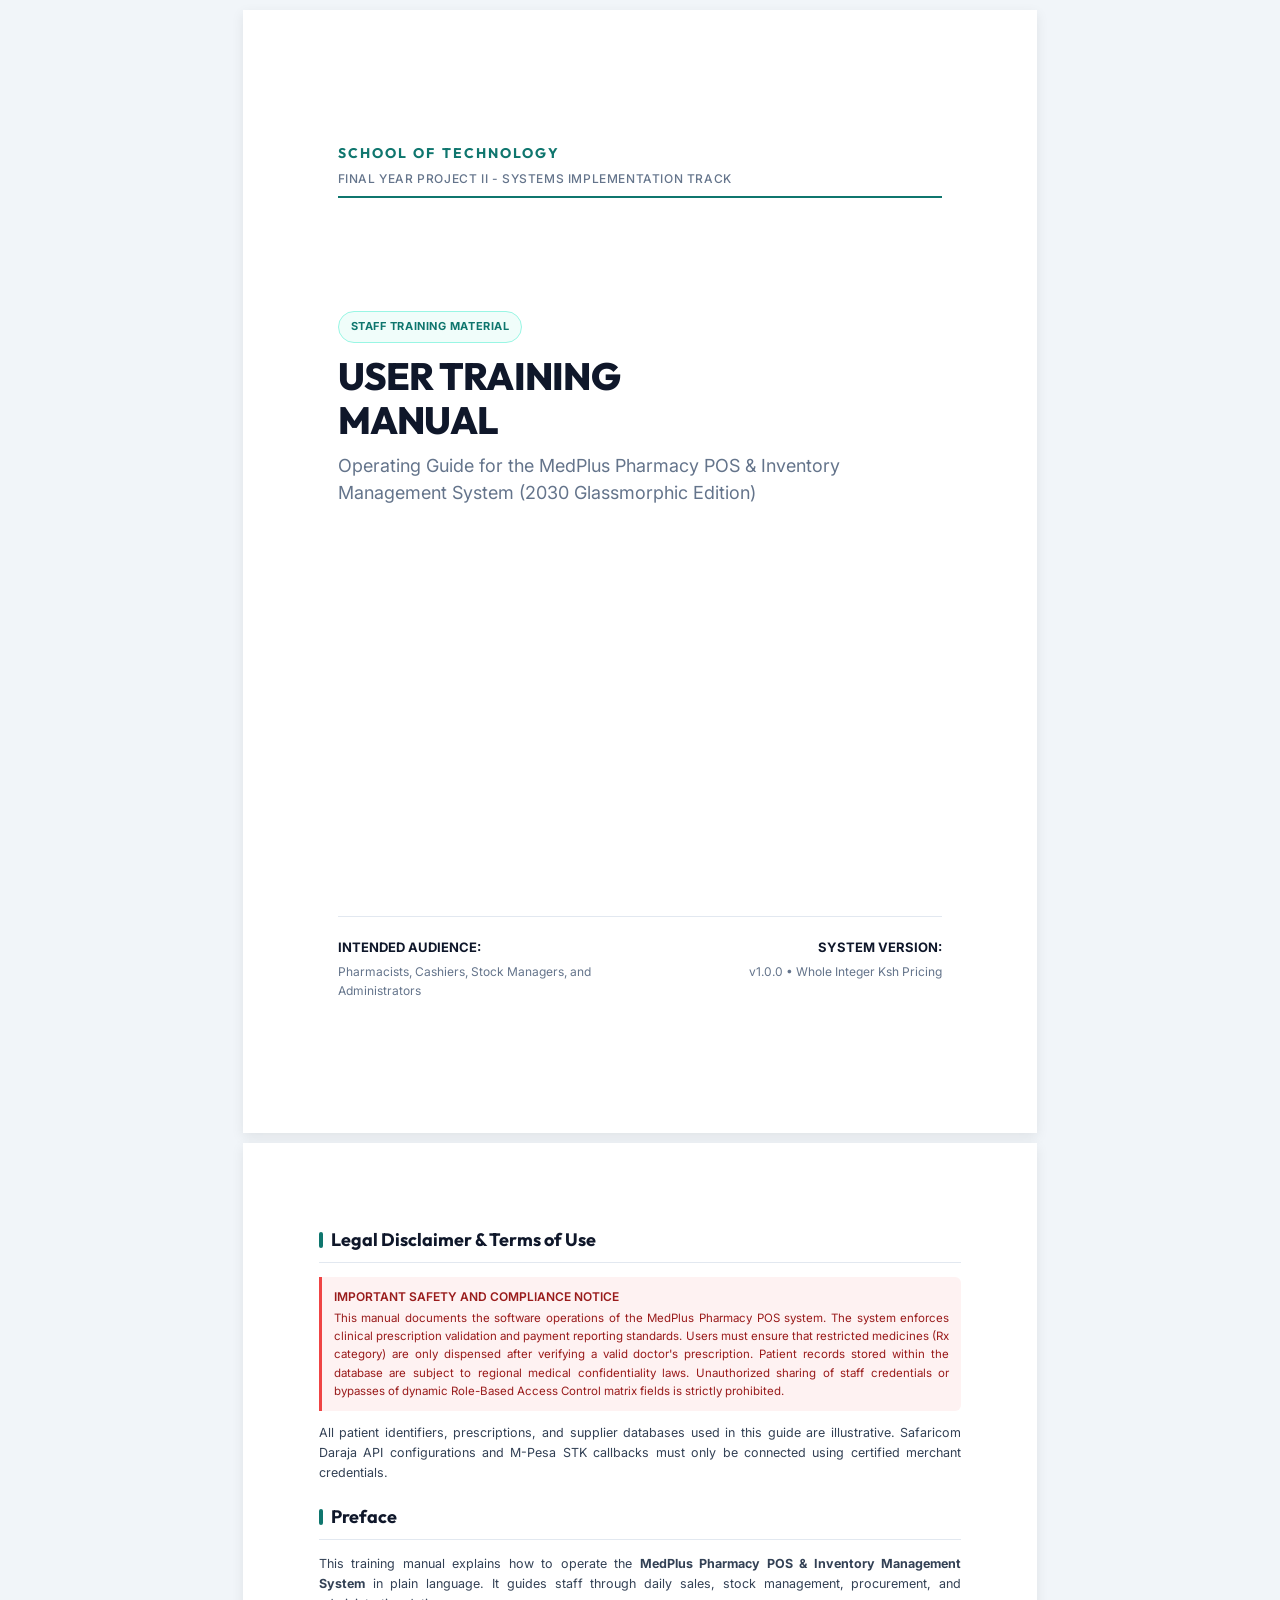
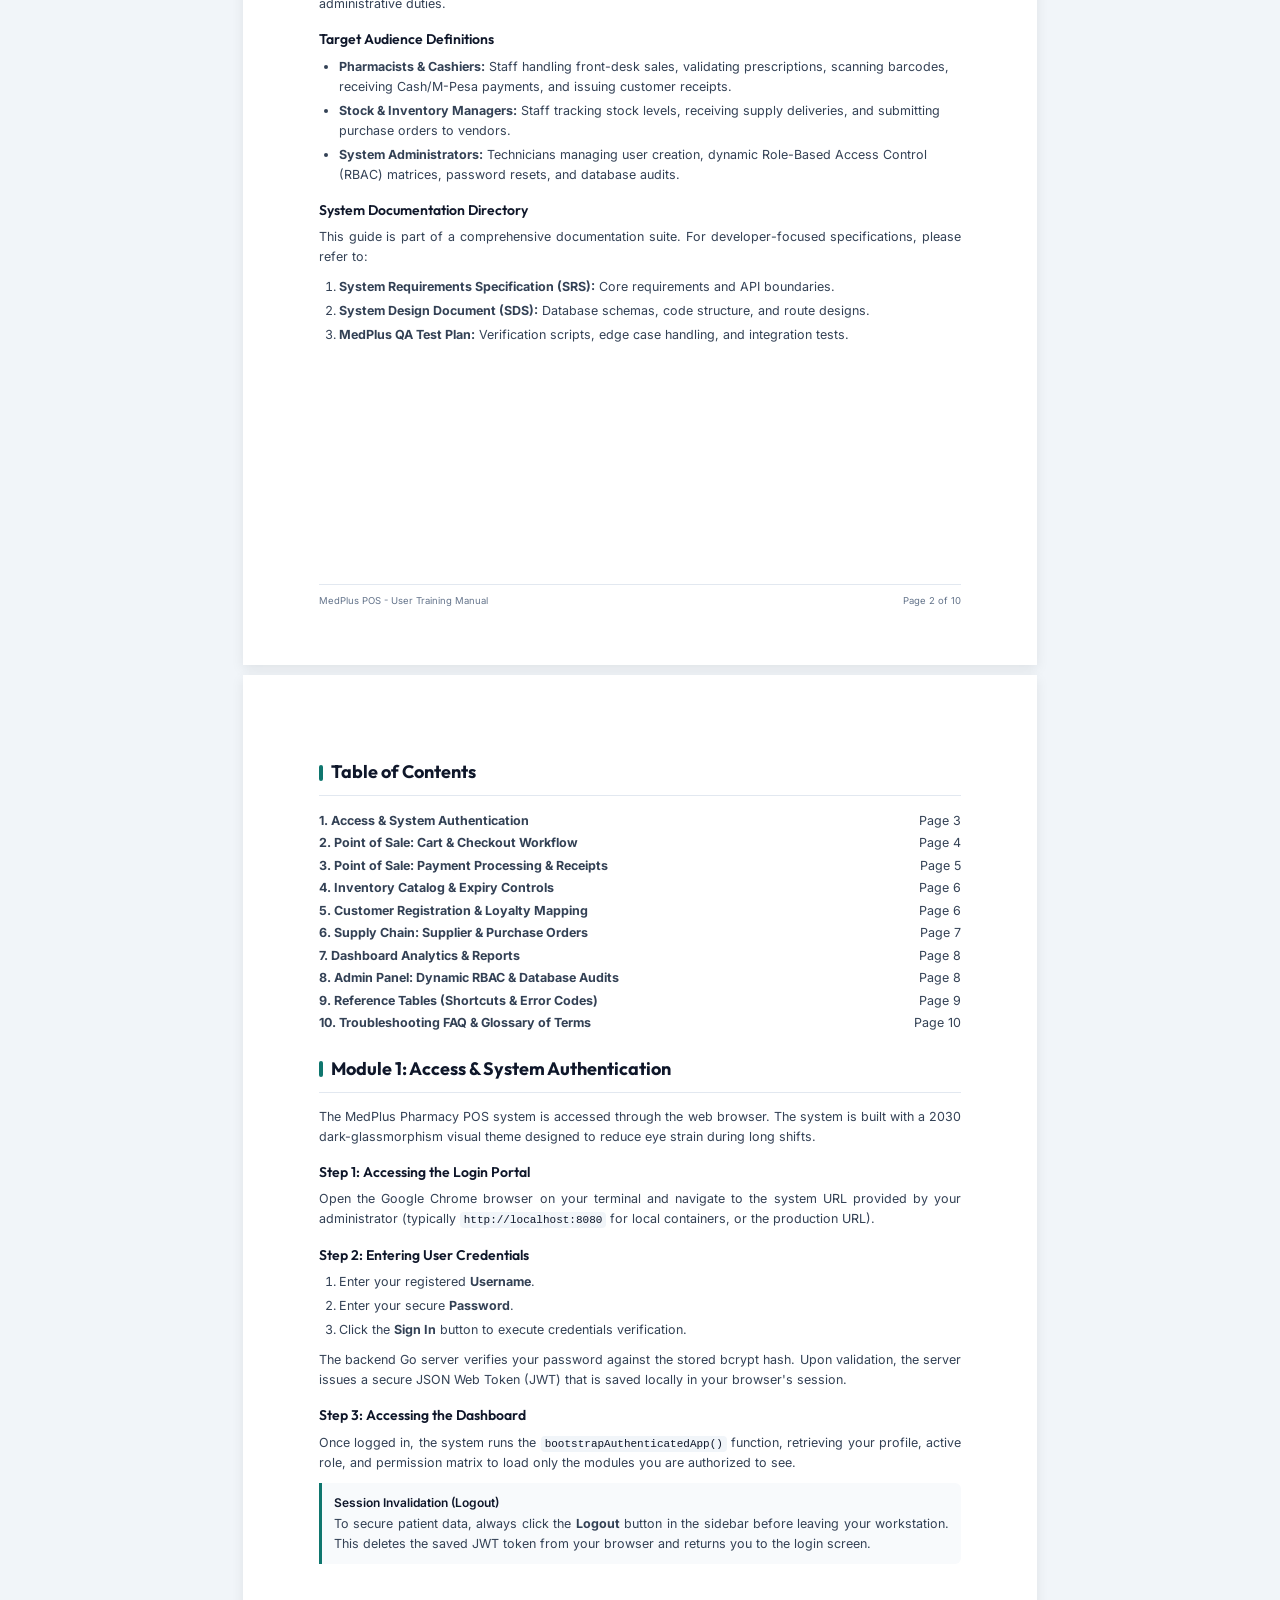
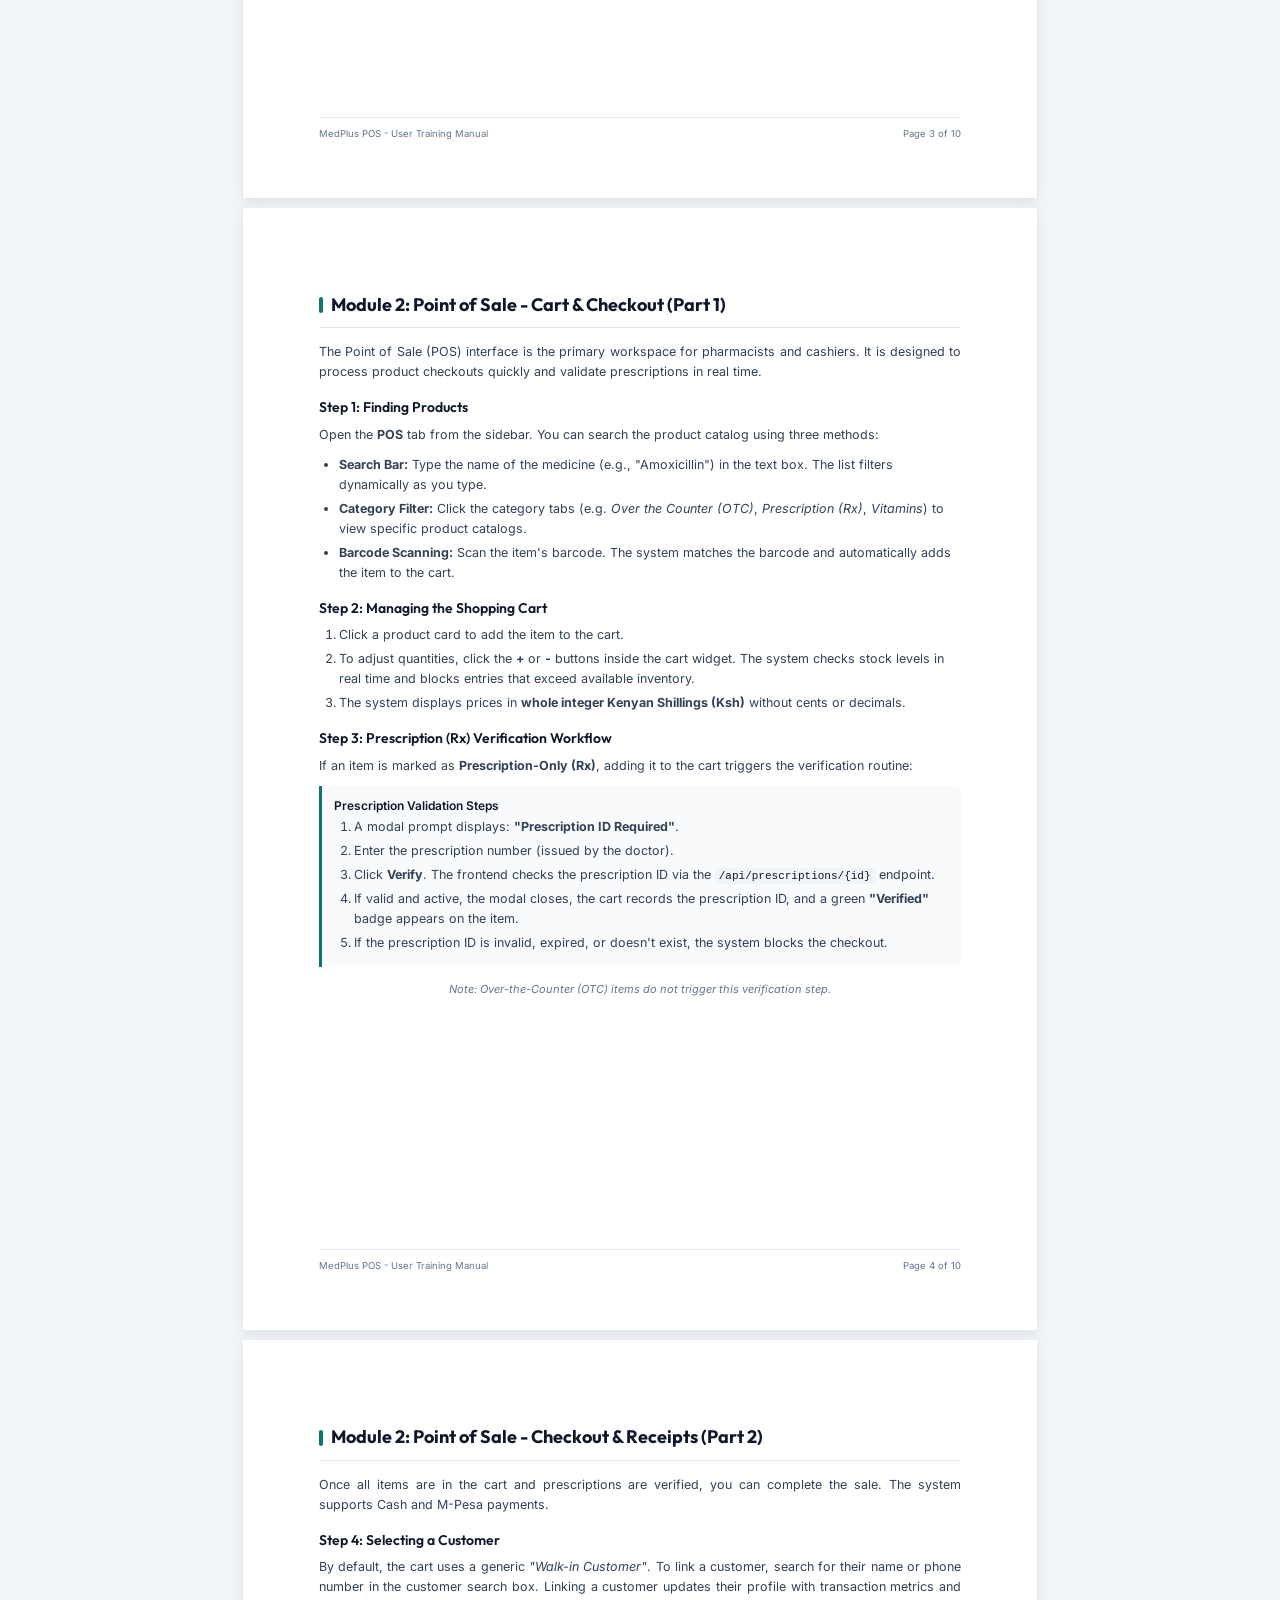
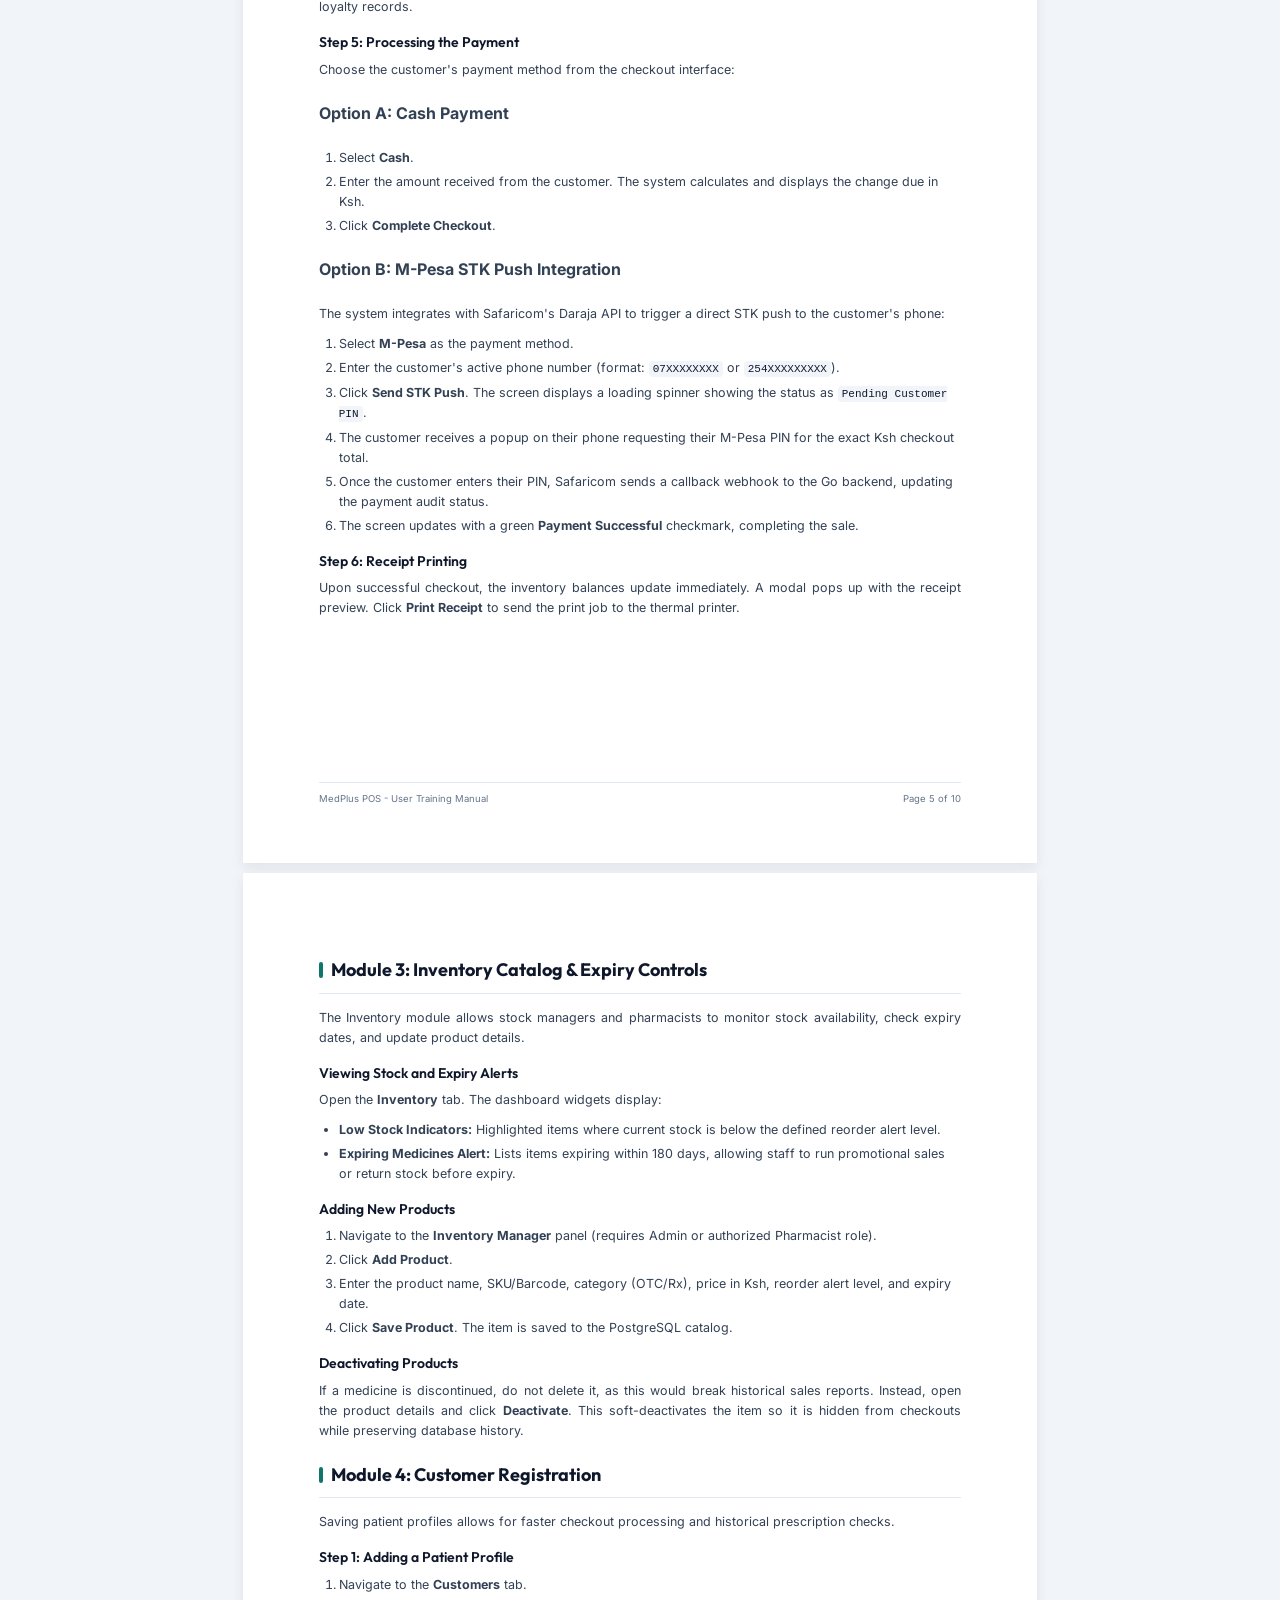
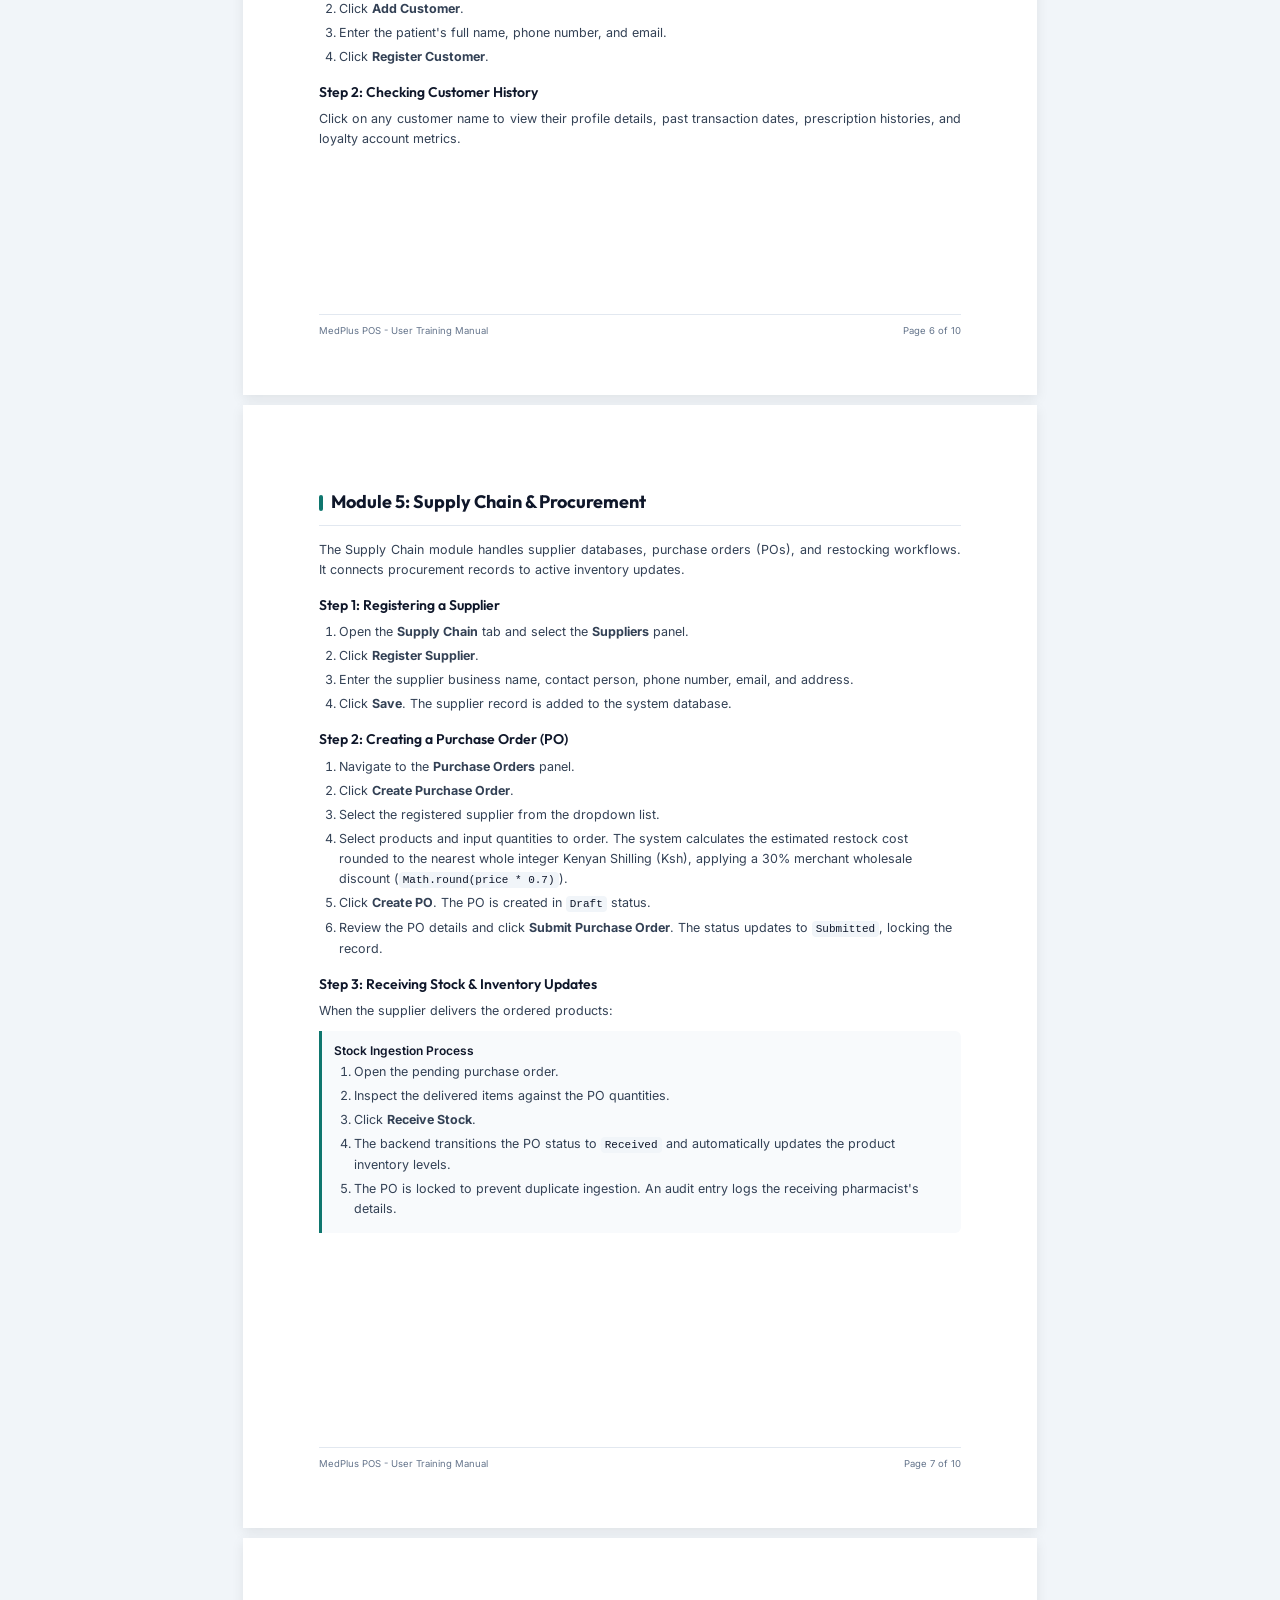
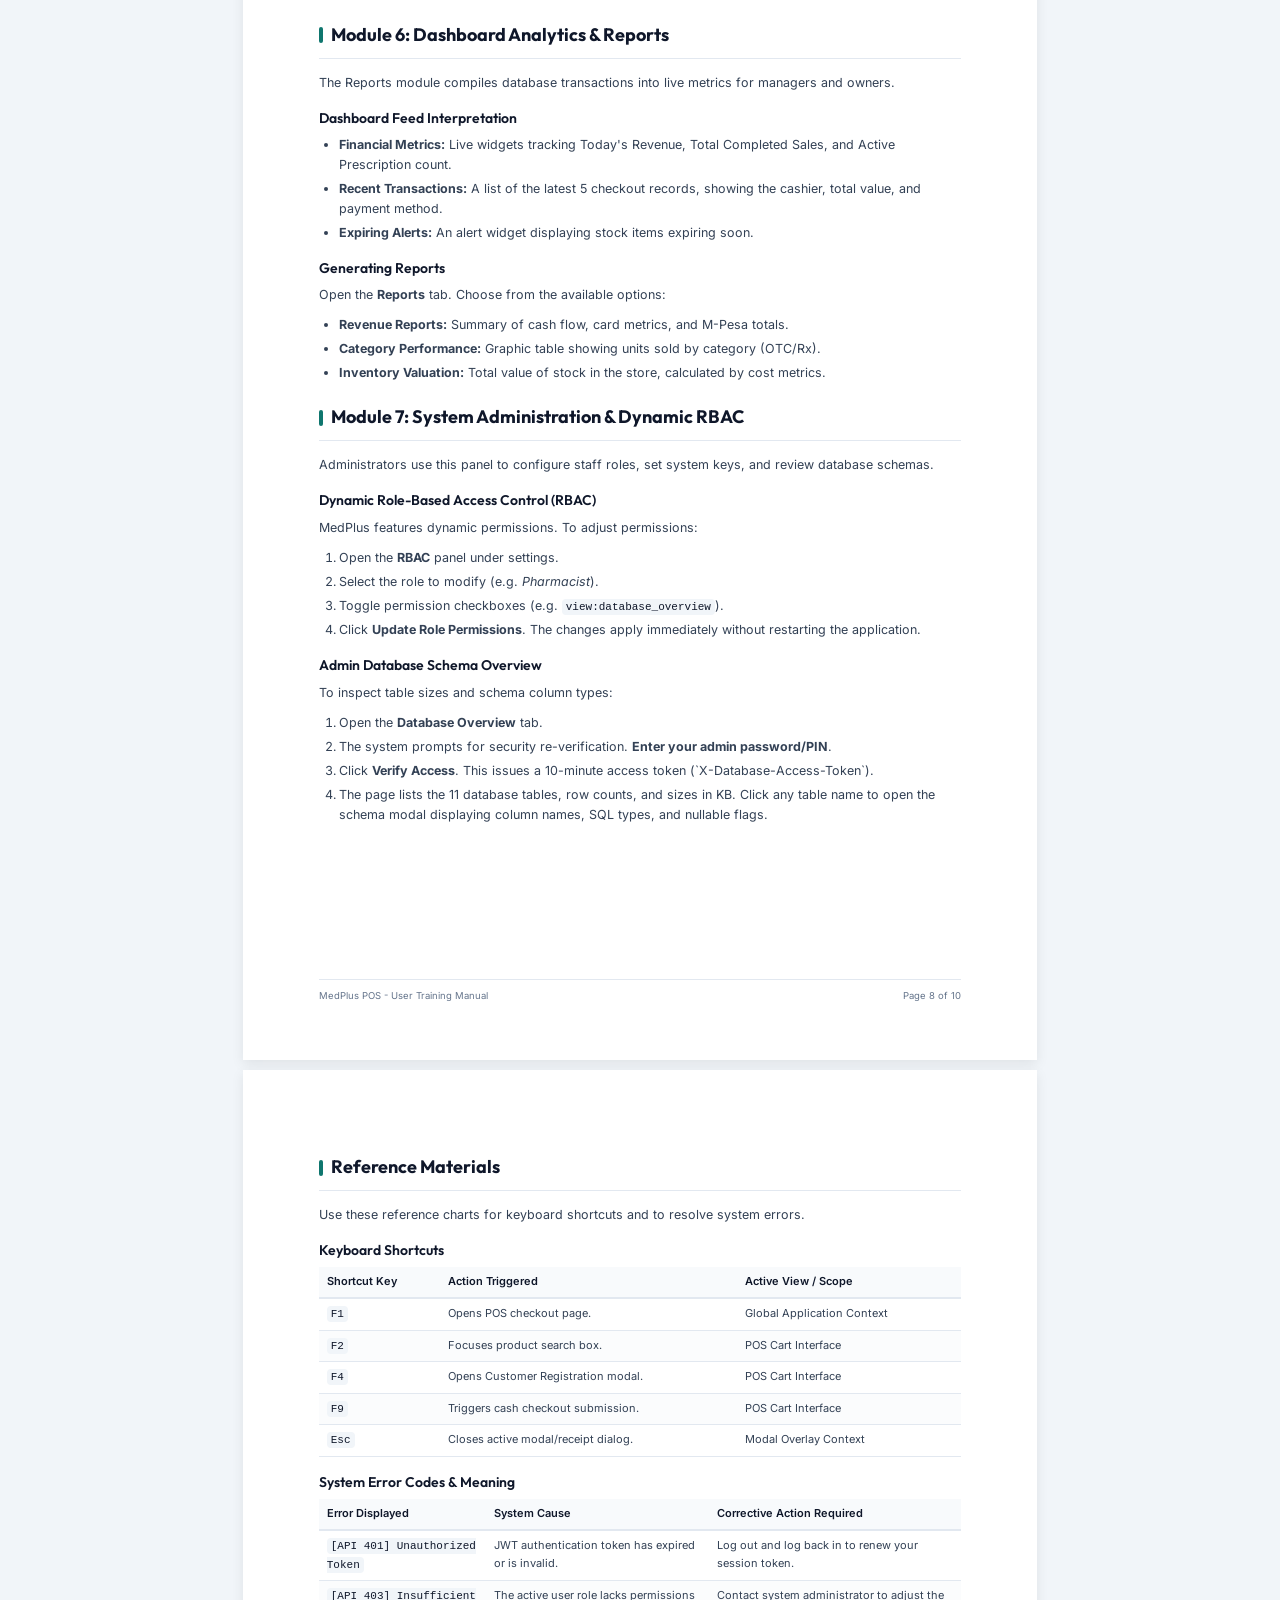
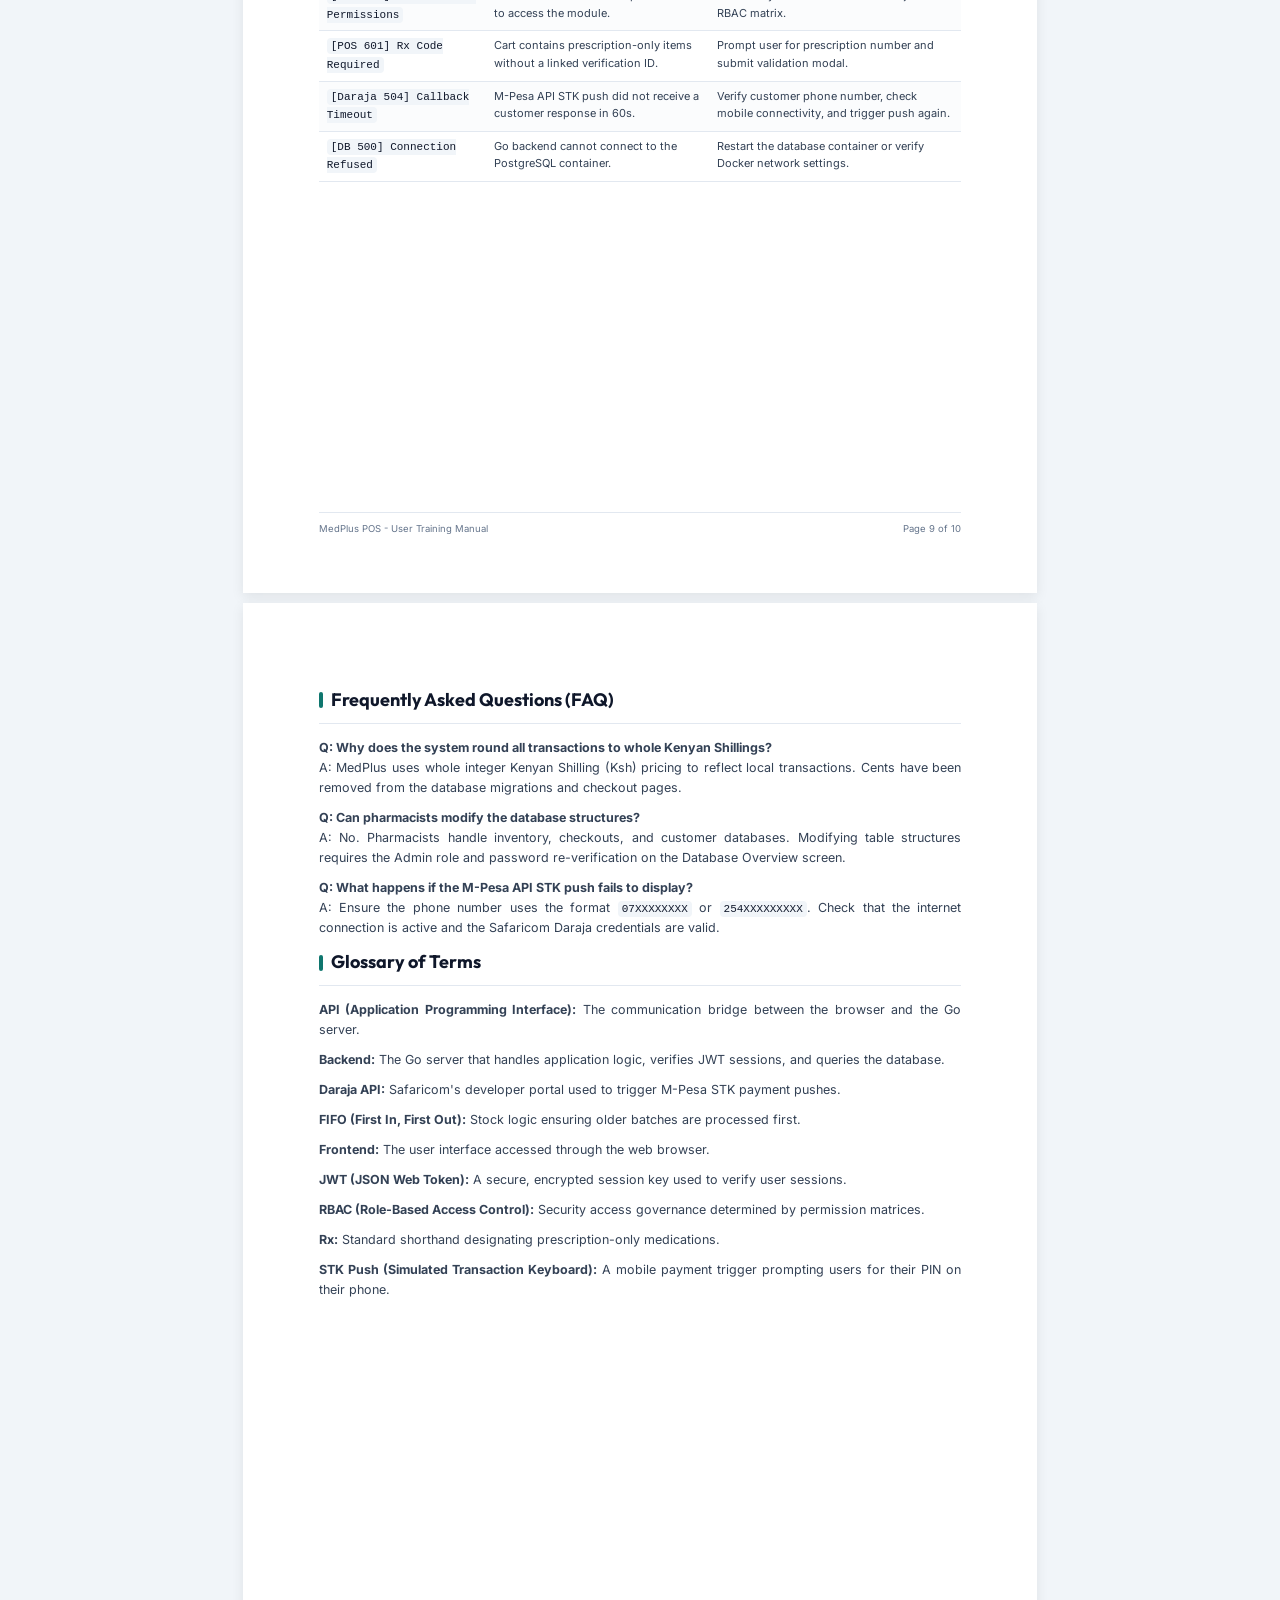
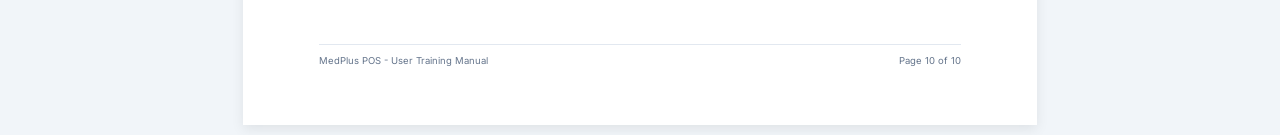
<file: user_manual.html>
<!DOCTYPE html>
<html lang="en">
<head>
    <meta charset="UTF-8">
    <meta name="viewport" content="width=device-width, initial-scale=1.0">
    <title>MedPlus POS System - User Training Manual</title>
    <style>
        @import url('https://fonts.googleapis.com/css2?family=Inter:wght@300;400;500;600;700;800&family=Outfit:wght@400;500;600;700;800&display=swap');
        
        :root {
            --primary: #0f172a;
            --secondary: #1e293b;
            --brand: #0f766e;
            --brand-light: #f0fdfa;
            --brand-border: #99f6e4;
            --accent: #0d9488;
            --border: #e2e8f0;
            --text: #334155;
            --text-dark: #0f172a;
            --text-light: #64748b;
            --bg-light: #f8fafc;
        }

        * {
            box-sizing: border-box;
        }

        body {
            font-family: 'Inter', sans-serif;
            color: var(--text);
            line-height: 1.6;
            margin: 0;
            padding: 0;
            background-color: #f1f5f9;
        }

        /* Standard A4 dimensions for preview and print */
        .page {
            width: 210mm;
            height: 297mm;
            padding: 22mm 20mm;
            margin: 10px auto;
            background-color: #ffffff;
            box-shadow: 0 4px 12px rgba(0, 0, 0, 0.08);
            position: relative;
            overflow: hidden;
            display: flex;
            flex-direction: column;
        }

        /* Cover page layout */
        .cover-page {
            justify-content: space-between;
            padding: 35mm 25mm;
        }

        .cover-header {
            border-bottom: 2px solid var(--brand);
            padding-bottom: 8px;
        }

        .cover-header .school {
            font-family: 'Outfit', sans-serif;
            font-size: 14px;
            font-weight: 700;
            letter-spacing: 0.15em;
            color: var(--brand);
            text-transform: uppercase;
            margin: 0;
        }

        .cover-header .course {
            font-size: 12px;
            font-weight: 500;
            letter-spacing: 0.05em;
            color: var(--text-light);
            text-transform: uppercase;
            margin-top: 4px;
        }

        .cover-body {
            margin-top: 30mm;
            flex-grow: 1;
        }

        .cover-body h1 {
            font-family: 'Outfit', sans-serif;
            font-size: 38px;
            font-weight: 800;
            line-height: 1.15;
            color: var(--primary);
            margin: 0 0 10px 0;
            letter-spacing: -0.02em;
        }

        .cover-body .subtitle {
            font-size: 18px;
            font-weight: 400;
            color: var(--text-light);
            line-height: 1.5;
            margin-bottom: 20mm;
            max-width: 90%;
        }

        .tag-pill {
            display: inline-block;
            background-color: var(--brand-light);
            color: var(--brand);
            border: 1px solid var(--brand-border);
            font-size: 11px;
            font-weight: 700;
            text-transform: uppercase;
            padding: 6px 12px;
            border-radius: 9999px;
            letter-spacing: 0.05em;
            margin-bottom: 12px;
        }

        .cover-footer {
            border-top: 1px solid var(--border);
            padding-top: 20px;
            display: grid;
            grid-template-columns: 1fr 1fr;
            gap: 20px;
            font-size: 12px;
        }

        .cover-footer-left {
            color: var(--text-light);
        }

        .cover-footer-right {
            text-align: right;
            color: var(--text-light);
        }

        .cover-footer-right strong,
        .cover-footer-left strong {
            color: var(--text-dark);
            display: block;
            font-size: 13px;
            margin-bottom: 4px;
        }

        /* General Typography */
        h2 {
            font-family: 'Outfit', sans-serif;
            font-size: 18px;
            font-weight: 700;
            color: var(--primary);
            border-bottom: 1px solid var(--border);
            padding-bottom: 8px;
            margin-top: 0;
            margin-bottom: 14px;
            display: flex;
            align-items: center;
        }

        h2::before {
            content: "";
            display: inline-block;
            width: 4px;
            height: 16px;
            background-color: var(--brand);
            margin-right: 8px;
            border-radius: 2px;
        }

        h3 {
            font-family: 'Outfit', sans-serif;
            font-size: 14px;
            font-weight: 600;
            color: var(--text-dark);
            margin-top: 14px;
            margin-bottom: 6px;
        }

        p {
            font-size: 12.5px;
            margin-top: 0;
            margin-bottom: 10px;
            color: var(--text);
            text-align: justify;
        }

        ul, ol {
            font-size: 12.5px;
            margin-top: 0;
            margin-bottom: 10px;
            padding-left: 20px;
            color: var(--text);
        }

        li {
            margin-bottom: 4px;
        }

        /* Layout Elements */
        .content {
            flex-grow: 1;
        }

        .page-footer {
            border-top: 1px solid var(--border);
            padding-top: 8px;
            font-size: 9.5px;
            color: var(--text-light);
            display: flex;
            justify-content: space-between;
            position: absolute;
            bottom: 15mm;
            left: 20mm;
            right: 20mm;
        }

        /* Custom Tables */
        table {
            width: 100%;
            border-collapse: collapse;
            margin-bottom: 14px;
            font-size: 11px;
        }

        th {
            background-color: var(--bg-light);
            color: var(--text-dark);
            font-weight: 600;
            text-align: left;
            padding: 6px 8px;
            border-bottom: 2px solid var(--border);
        }

        td {
            padding: 6px 8px;
            border-bottom: 1px solid var(--border);
            color: var(--text);
            vertical-align: top;
        }

        tr:nth-child(even) td {
            background-color: rgba(248, 250, 252, 0.5);
        }

        /* Highlight Boxes */
        .callout {
            background-color: var(--bg-light);
            border-left: 3px solid var(--brand);
            padding: 10px 12px;
            border-radius: 0 6px 6px 0;
            margin-bottom: 12px;
            font-size: 12px;
        }

        .callout-title {
            font-weight: 600;
            color: var(--text-dark);
            margin-bottom: 2px;
        }

        .callout p:last-child {
            margin-bottom: 0;
        }

        code {
            background-color: #f1f5f9;
            padding: 2px 4px;
            border-radius: 4px;
            font-family: Consolas, Monaco, monospace;
            font-size: 11px;
            color: #0f172a;
        }

        /* Print styling directives */
        @media print {
            body {
                background-color: #ffffff;
                margin: 0;
                padding: 0;
                -webkit-print-color-adjust: exact;
                print-color-adjust: exact;
            }

            .page {
                margin: 0;
                border: none;
                box-shadow: none;
                page-break-after: always;
                height: 100vh; /* force full page height */
            }

            .page-footer {
                bottom: 12mm;
            }
        }
    </style>
</head>
<body>

    <!-- PAGE 1: COVER PAGE -->
    <div class="page cover-page">
        <div class="cover-header">
            <h3 class="school">School of Technology</h3>
            <div class="course">Final Year Project II - Systems Implementation Track</div>
        </div>
        
        <div class="cover-body">
            <div class="tag-pill">Staff Training Material</div>
            <h1>USER TRAINING<br>MANUAL</h1>
            <div class="subtitle">Operating Guide for the MedPlus Pharmacy POS & Inventory Management System (2030 Glassmorphic Edition)</div>
        </div>
        
        <div class="cover-footer">
            <div class="cover-footer-left">
                <strong>INTENDED AUDIENCE:</strong>
                Pharmacists, Cashiers, Stock Managers, and Administrators
            </div>
            <div class="cover-footer-right">
                <strong>SYSTEM VERSION:</strong>
                v1.0.0 &bull; Whole Integer Ksh Pricing
            </div>
        </div>
    </div>

    <!-- PAGE 2: DISCLAIMER & PREFACE -->
    <div class="page">
        <div class="content">
            <h2>Legal Disclaimer & Terms of Use</h2>
            <div class="callout" style="border-left-color: #ef4444; background-color: #fef2f2;">
                <div class="callout-title" style="color: #991b1b;">IMPORTANT SAFETY AND COMPLIANCE NOTICE</div>
                <p style="color: #991b1b; font-size: 11.5px;">
                    This manual documents the software operations of the MedPlus Pharmacy POS system. The system enforces 
                    clinical prescription validation and payment reporting standards. Users must ensure that restricted 
                    medicines (Rx category) are only dispensed after verifying a valid doctor's prescription. Patient 
                    records stored within the database are subject to regional medical confidentiality laws. Unauthorized 
                    sharing of staff credentials or bypasses of dynamic Role-Based Access Control matrix fields is strictly prohibited.
                </p>
            </div>
            <p>
                All patient identifiers, prescriptions, and supplier databases used in this guide are illustrative. 
                Safaricom Daraja API configurations and M-Pesa STK callbacks must only be connected using certified merchant credentials.
            </p>

            <h2 style="margin-top: 20px;">Preface</h2>
            <p>
                This training manual explains how to operate the <strong>MedPlus Pharmacy POS & Inventory Management System</strong> 
                in plain language. It guides staff through daily sales, stock management, procurement, and administrative duties.
            </p>
            
            <h3>Target Audience Definitions</h3>
            <ul>
                <li><strong>Pharmacists & Cashiers:</strong> Staff handling front-desk sales, validating prescriptions, 
                scanning barcodes, receiving Cash/M-Pesa payments, and issuing customer receipts.</li>
                <li><strong>Stock & Inventory Managers:</strong> Staff tracking stock levels, receiving supply deliveries, 
                and submitting purchase orders to vendors.</li>
                <li><strong>System Administrators:</strong> Technicians managing user creation, dynamic Role-Based Access Control (RBAC) 
                matrices, password resets, and database audits.</li>
            </ul>

            <h3>System Documentation Directory</h3>
            <p>
                This guide is part of a comprehensive documentation suite. For developer-focused specifications, please refer to:
            </p>
            <ol>
                <li><strong>System Requirements Specification (SRS):</strong> Core requirements and API boundaries.</li>
                <li><strong>System Design Document (SDS):</strong> Database schemas, code structure, and route designs.</li>
                <li><strong>MedPlus QA Test Plan:</strong> Verification scripts, edge case handling, and integration tests.</li>
            </ol>
        </div>
        <div class="page-footer">
            <span>MedPlus POS - User Training Manual</span>
            <span>Page 2 of 10</span>
        </div>
    </div>

    <!-- PAGE 3: TABLE OF CONTENTS & AUTH -->
    <div class="page">
        <div class="content">
            <h2>Table of Contents</h2>
            <div style="font-size: 12.5px; margin-bottom: 20px; line-height: 1.8;">
                <strong>1. Access & System Authentication</strong> <span style="float: right;">Page 3</span><br>
                <strong>2. Point of Sale: Cart & Checkout Workflow</strong> <span style="float: right;">Page 4</span><br>
                <strong>3. Point of Sale: Payment Processing & Receipts</strong> <span style="float: right;">Page 5</span><br>
                <strong>4. Inventory Catalog & Expiry Controls</strong> <span style="float: right;">Page 6</span><br>
                <strong>5. Customer Registration & Loyalty Mapping</strong> <span style="float: right;">Page 6</span><br>
                <strong>6. Supply Chain: Supplier & Purchase Orders</strong> <span style="float: right;">Page 7</span><br>
                <strong>7. Dashboard Analytics & Reports</strong> <span style="float: right;">Page 8</span><br>
                <strong>8. Admin Panel: Dynamic RBAC & Database Audits</strong> <span style="float: right;">Page 8</span><br>
                <strong>9. Reference Tables (Shortcuts & Error Codes)</strong> <span style="float: right;">Page 9</span><br>
                <strong>10. Troubleshooting FAQ & Glossary of Terms</strong> <span style="float: right;">Page 10</span>
            </div>

            <h2>Module 1: Access & System Authentication</h2>
            <p>
                The MedPlus Pharmacy POS system is accessed through the web browser. The system is built with a 
                2030 dark-glassmorphism visual theme designed to reduce eye strain during long shifts.
            </p>
            
            <h3>Step 1: Accessing the Login Portal</h3>
            <p>
                Open the Google Chrome browser on your terminal and navigate to the system URL provided by your administrator 
                (typically <code>http://localhost:8080</code> for local containers, or the production URL).
            </p>

            <h3>Step 2: Entering User Credentials</h3>
            <ol>
                <li>Enter your registered <strong>Username</strong>.</li>
                <li>Enter your secure <strong>Password</strong>.</li>
                <li>Click the <strong>Sign In</strong> button to execute credentials verification.</li>
            </ol>
            <p>
                The backend Go server verifies your password against the stored bcrypt hash. Upon validation, the server 
                issues a secure JSON Web Token (JWT) that is saved locally in your browser's session.
            </p>

            <h3>Step 3: Accessing the Dashboard</h3>
            <p>
                Once logged in, the system runs the <code>bootstrapAuthenticatedApp()</code> function, retrieving your profile, 
                active role, and permission matrix to load only the modules you are authorized to see.
            </p>

            <div class="callout">
                <div class="callout-title">Session Invalidation (Logout)</div>
                <p>
                    To secure patient data, always click the <strong>Logout</strong> button in the sidebar before leaving 
                    your workstation. This deletes the saved JWT token from your browser and returns you to the login screen.
                </p>
            </div>
        </div>
        <div class="page-footer">
            <span>MedPlus POS - User Training Manual</span>
            <span>Page 3 of 10</span>
        </div>
    </div>

    <!-- PAGE 4: POS CHECKOUT - CART & PRESCRIPTION -->
    <div class="page">
        <div class="content">
            <h2>Module 2: Point of Sale - Cart & Checkout (Part 1)</h2>
            <p>
                The Point of Sale (POS) interface is the primary workspace for pharmacists and cashiers. It is designed 
                to process product checkouts quickly and validate prescriptions in real time.
            </p>

            <h3>Step 1: Finding Products</h3>
            <p>
                Open the <strong>POS</strong> tab from the sidebar. You can search the product catalog using three methods:
            </p>
            <ul>
                <li><strong>Search Bar:</strong> Type the name of the medicine (e.g., "Amoxicillin") in the text box. 
                The list filters dynamically as you type.</li>
                <li><strong>Category Filter:</strong> Click the category tabs (e.g. <em>Over the Counter (OTC)</em>, 
                <em>Prescription (Rx)</em>, <em>Vitamins</em>) to view specific product catalogs.</li>
                <li><strong>Barcode Scanning:</strong> Scan the item's barcode. The system matches the barcode and 
                automatically adds the item to the cart.</li>
            </ul>

            <h3>Step 2: Managing the Shopping Cart</h3>
            <ol>
                <li>Click a product card to add the item to the cart.</li>
                <li>To adjust quantities, click the <strong>+</strong> or <strong>-</strong> buttons inside the cart widget. 
                The system checks stock levels in real time and blocks entries that exceed available inventory.</li>
                <li>The system displays prices in <strong>whole integer Kenyan Shillings (Ksh)</strong> without cents or decimals.</li>
            </ol>

            <h3>Step 3: Prescription (Rx) Verification Workflow</h3>
            <p>
                If an item is marked as <strong>Prescription-Only (Rx)</strong>, adding it to the cart triggers 
                the verification routine:
            </p>
            <div class="callout">
                <div class="callout-title">Prescription Validation Steps</div>
                <ol style="margin-bottom: 0;">
                    <li>A modal prompt displays: <strong>"Prescription ID Required"</strong>.</li>
                    <li>Enter the prescription number (issued by the doctor).</li>
                    <li>Click <strong>Verify</strong>. The frontend checks the prescription ID via the <code>/api/prescriptions/{id}</code> endpoint.</li>
                    <li>If valid and active, the modal closes, the cart records the prescription ID, and a green <strong>"Verified"</strong> badge appears on the item.</li>
                    <li>If the prescription ID is invalid, expired, or doesn't exist, the system blocks the checkout.</li>
                </ol>
            </div>
            <p style="text-align: center;">
                <em style="font-size: 11px; color: var(--text-light);">Note: Over-the-Counter (OTC) items do not trigger this verification step.</em>
            </p>
        </div>
        <div class="page-footer">
            <span>MedPlus POS - User Training Manual</span>
            <span>Page 4 of 10</span>
        </div>
    </div>

    <!-- PAGE 5: POS CHECKOUT - PAYMENTS & RECEIPTS -->
    <div class="page">
        <div class="content">
            <h2>Module 2: Point of Sale - Checkout & Receipts (Part 2)</h2>
            <p>
                Once all items are in the cart and prescriptions are verified, you can complete the sale. 
                The system supports Cash and M-Pesa payments.
            </p>

            <h3>Step 4: Selecting a Customer</h3>
            <p>
                By default, the cart uses a generic <em>"Walk-in Customer"</em>. To link a customer, search for their 
                name or phone number in the customer search box. Linking a customer updates their profile with 
                transaction metrics and loyalty records.
            </p>

            <h3>Step 5: Processing the Payment</h3>
            <p>Choose the customer's payment method from the checkout interface:</p>
            
            <h4>Option A: Cash Payment</h4>
            <ol>
                <li>Select <strong>Cash</strong>.</li>
                <li>Enter the amount received from the customer. The system calculates and displays the change due in Ksh.</li>
                <li>Click <strong>Complete Checkout</strong>.</li>
            </ol>

            <h4>Option B: M-Pesa STK Push Integration</h4>
            <p>
                The system integrates with Safaricom's Daraja API to trigger a direct STK push to the customer's phone:
            </p>
            <ol>
                <li>Select <strong>M-Pesa</strong> as the payment method.</li>
                <li>Enter the customer's active phone number (format: <code>07XXXXXXXX</code> or <code>254XXXXXXXXX</code>).</li>
                <li>Click <strong>Send STK Push</strong>. The screen displays a loading spinner showing the status 
                as <code>Pending Customer PIN</code>.</li>
                <li>The customer receives a popup on their phone requesting their M-Pesa PIN for the exact Ksh checkout total.</li>
                <li>Once the customer enters their PIN, Safaricom sends a callback webhook to the Go backend, updating 
                the payment audit status.</li>
                <li>The screen updates with a green <strong>Payment Successful</strong> checkmark, completing the sale.</li>
            </ol>



            <h3>Step 6: Receipt Printing</h3>
            <p>
                Upon successful checkout, the inventory balances update immediately. A modal pops up with the receipt preview. 
                Click <strong>Print Receipt</strong> to send the print job to the thermal printer.
            </p>
        </div>
        <div class="page-footer">
            <span>MedPlus POS - User Training Manual</span>
            <span>Page 5 of 10</span>
        </div>
    </div>

    <!-- PAGE 6: INVENTORY & CUSTOMERS -->
    <div class="page">
        <div class="content">
            <h2>Module 3: Inventory Catalog & Expiry Controls</h2>
            <p>
                The Inventory module allows stock managers and pharmacists to monitor stock availability, check expiry dates, 
                and update product details.
            </p>

            <h3>Viewing Stock and Expiry Alerts</h3>
            <p>
                Open the <strong>Inventory</strong> tab. The dashboard widgets display:
            </p>
            <ul>
                <li><strong>Low Stock Indicators:</strong> Highlighted items where current stock is below the defined reorder alert level.</li>
                <li><strong>Expiring Medicines Alert:</strong> Lists items expiring within 180 days, allowing staff to run promotional sales or return stock before expiry.</li>
            </ul>

            <h3>Adding New Products</h3>
            <ol>
                <li>Navigate to the <strong>Inventory Manager</strong> panel (requires Admin or authorized Pharmacist role).</li>
                <li>Click <strong>Add Product</strong>.</li>
                <li>Enter the product name, SKU/Barcode, category (OTC/Rx), price in Ksh, reorder alert level, and expiry date.</li>
                <li>Click <strong>Save Product</strong>. The item is saved to the PostgreSQL catalog.</li>
            </ol>

            <h3>Deactivating Products</h3>
            <p>
                If a medicine is discontinued, do not delete it, as this would break historical sales reports. 
                Instead, open the product details and click <strong>Deactivate</strong>. This soft-deactivates the item 
                so it is hidden from checkouts while preserving database history.
            </p>

            <h2 style="margin-top: 20px;">Module 4: Customer Registration</h2>
            <p>
                Saving patient profiles allows for faster checkout processing and historical prescription checks.
            </p>

            <h3>Step 1: Adding a Patient Profile</h3>
            <ol>
                <li>Navigate to the <strong>Customers</strong> tab.</li>
                <li>Click <strong>Add Customer</strong>.</li>
                <li>Enter the patient's full name, phone number, and email.</li>
                <li>Click <strong>Register Customer</strong>.</li>
            </ol>

            <h3>Step 2: Checking Customer History</h3>
            <p>
                Click on any customer name to view their profile details, past transaction dates, prescription histories, 
                and loyalty account metrics.
            </p>
        </div>
        <div class="page-footer">
            <span>MedPlus POS - User Training Manual</span>
            <span>Page 6 of 10</span>
        </div>
    </div>

    <!-- PAGE 7: SUPPLY CHAIN & Restocking -->
    <div class="page">
        <div class="content">
            <h2>Module 5: Supply Chain & Procurement</h2>
            <p>
                The Supply Chain module handles supplier databases, purchase orders (POs), and restocking workflows. 
                It connects procurement records to active inventory updates.
            </p>

            <h3>Step 1: Registering a Supplier</h3>
            <ol>
                <li>Open the <strong>Supply Chain</strong> tab and select the <strong>Suppliers</strong> panel.</li>
                <li>Click <strong>Register Supplier</strong>.</li>
                <li>Enter the supplier business name, contact person, phone number, email, and address.</li>
                <li>Click <strong>Save</strong>. The supplier record is added to the system database.</li>
            </ol>

            <h3>Step 2: Creating a Purchase Order (PO)</h3>
            <ol>
                <li>Navigate to the <strong>Purchase Orders</strong> panel.</li>
                <li>Click <strong>Create Purchase Order</strong>.</li>
                <li>Select the registered supplier from the dropdown list.</li>
                <li>Select products and input quantities to order. The system calculates the estimated restock cost 
                rounded to the nearest whole integer Kenyan Shilling (Ksh), applying a 30% merchant wholesale discount 
                (<code>Math.round(price * 0.7)</code>).</li>
                <li>Click <strong>Create PO</strong>. The PO is created in <code>Draft</code> status.</li>
                <li>Review the PO details and click <strong>Submit Purchase Order</strong>. The status updates 
                to <code>Submitted</code>, locking the record.</li>
            </ol>

            <h3>Step 3: Receiving Stock & Inventory Updates</h3>
            <p>
                When the supplier delivers the ordered products:
            </p>
            <div class="callout">
                <div class="callout-title">Stock Ingestion Process</div>
                <ol style="margin-bottom: 0;">
                    <li>Open the pending purchase order.</li>
                    <li>Inspect the delivered items against the PO quantities.</li>
                    <li>Click <strong>Receive Stock</strong>.</li>
                    <li>The backend transitions the PO status to <code>Received</code> and automatically updates 
                    the product inventory levels.</li>
                    <li>The PO is locked to prevent duplicate ingestion. An audit entry logs the receiving pharmacist's details.</li>
                </ol>
            </div>
        </div>
        <div class="page-footer">
            <span>MedPlus POS - User Training Manual</span>
            <span>Page 7 of 10</span>
        </div>
    </div>

    <!-- PAGE 8: REPORTS & ADMIN PANEL -->
    <div class="page">
        <div class="content">
            <h2>Module 6: Dashboard Analytics & Reports</h2>
            <p>
                The Reports module compiles database transactions into live metrics for managers and owners.
            </p>

            <h3>Dashboard Feed Interpretation</h3>
            <ul>
                <li><strong>Financial Metrics:</strong> Live widgets tracking Today's Revenue, Total Completed Sales, 
                and Active Prescription count.</li>
                <li><strong>Recent Transactions:</strong> A list of the latest 5 checkout records, showing the cashier, 
                total value, and payment method.</li>
                <li><strong>Expiring Alerts:</strong> An alert widget displaying stock items expiring soon.</li>
            </ul>

            <h3>Generating Reports</h3>
            <p>
                Open the <strong>Reports</strong> tab. Choose from the available options:
            </p>
            <ul>
                <li><strong>Revenue Reports:</strong> Summary of cash flow, card metrics, and M-Pesa totals.</li>
                <li><strong>Category Performance:</strong> Graphic table showing units sold by category (OTC/Rx).</li>
                <li><strong>Inventory Valuation:</strong> Total value of stock in the store, calculated by cost metrics.</li>
            </ul>

            <h2 style="margin-top: 20px;">Module 7: System Administration & Dynamic RBAC</h2>
            <p>
                Administrators use this panel to configure staff roles, set system keys, and review database schemas.
            </p>

            <h3>Dynamic Role-Based Access Control (RBAC)</h3>
            <p>
                MedPlus features dynamic permissions. To adjust permissions:
            </p>
            <ol>
                <li>Open the <strong>RBAC</strong> panel under settings.</li>
                <li>Select the role to modify (e.g. <em>Pharmacist</em>).</li>
                <li>Toggle permission checkboxes (e.g. <code>view:database_overview</code>).</li>
                <li>Click <strong>Update Role Permissions</strong>. The changes apply immediately without restarting the application.</li>
            </ol>

            <h3>Admin Database Schema Overview</h3>
            <p>
                To inspect table sizes and schema column types:
            </p>
            <ol>
                <li>Open the <strong>Database Overview</strong> tab.</li>
                <li>The system prompts for security re-verification. <strong>Enter your admin password/PIN</strong>.</li>
                <li>Click <strong>Verify Access</strong>. This issues a 10-minute access token (`X-Database-Access-Token`).</li>
                <li>The page lists the 11 database tables, row counts, and sizes in KB. Click any table name to open 
                the schema modal displaying column names, SQL types, and nullable flags.</li>
            </ol>
        </div>
        <div class="page-footer">
            <span>MedPlus POS - User Training Manual</span>
            <span>Page 8 of 10</span>
        </div>
    </div>

    <!-- PAGE 9: REFERENCE TABLES -->
    <div class="page">
        <div class="content">
            <h2>Reference Materials</h2>
            <p>
                Use these reference charts for keyboard shortcuts and to resolve system errors.
            </p>

            <h3>Keyboard Shortcuts</h3>
            <table>
                <thead>
                    <tr>
                        <th>Shortcut Key</th>
                        <th>Action Triggered</th>
                        <th>Active View / Scope</th>
                    </tr>
                </thead>
                <tbody>
                    <tr>
                        <td><code>F1</code></td>
                        <td>Opens POS checkout page.</td>
                        <td>Global Application Context</td>
                    </tr>
                    <tr>
                        <td><code>F2</code></td>
                        <td>Focuses product search box.</td>
                        <td>POS Cart Interface</td>
                    </tr>
                    <tr>
                        <td><code>F4</code></td>
                        <td>Opens Customer Registration modal.</td>
                        <td>POS Cart Interface</td>
                    </tr>
                    <tr>
                        <td><code>F9</code></td>
                        <td>Triggers cash checkout submission.</td>
                        <td>POS Cart Interface</td>
                    </tr>
                    <tr>
                        <td><code>Esc</code></td>
                        <td>Closes active modal/receipt dialog.</td>
                        <td>Modal Overlay Context</td>
                    </tr>
                </tbody>
            </table>

            <h3>System Error Codes & Meaning</h3>
            <table>
                <thead>
                    <tr>
                        <th>Error Displayed</th>
                        <th>System Cause</th>
                        <th>Corrective Action Required</th>
                    </tr>
                </thead>
                <tbody>
                    <tr>
                        <td><code>[API 401] Unauthorized Token</code></td>
                        <td>JWT authentication token has expired or is invalid.</td>
                        <td>Log out and log back in to renew your session token.</td>
                    </tr>
                    <tr>
                        <td><code>[API 403] Insufficient Permissions</code></td>
                        <td>The active user role lacks permissions to access the module.</td>
                        <td>Contact system administrator to adjust the RBAC matrix.</td>
                    </tr>
                    <tr>
                        <td><code>[POS 601] Rx Code Required</code></td>
                        <td>Cart contains prescription-only items without a linked verification ID.</td>
                        <td>Prompt user for prescription number and submit validation modal.</td>
                    </tr>
                    <tr>
                        <td><code>[Daraja 504] Callback Timeout</code></td>
                        <td>M-Pesa API STK push did not receive a customer response in 60s.</td>
                        <td>Verify customer phone number, check mobile connectivity, and trigger push again.</td>
                    </tr>
                    <tr>
                        <td><code>[DB 500] Connection Refused</code></td>
                        <td>Go backend cannot connect to the PostgreSQL container.</td>
                        <td>Restart the database container or verify Docker network settings.</td>
                    </tr>
                </tbody>
            </table>
        </div>
        <div class="page-footer">
            <span>MedPlus POS - User Training Manual</span>
            <span>Page 9 of 10</span>
        </div>
    </div>

    <!-- PAGE 10: FAQ & GLOSSARY -->
    <div class="page">
        <div class="content">
            <h2>Frequently Asked Questions (FAQ)</h2>
            <p><strong>Q: Why does the system round all transactions to whole Kenyan Shillings?</strong><br>
            A: MedPlus uses whole integer Kenyan Shilling (Ksh) pricing to reflect local transactions. 
            Cents have been removed from the database migrations and checkout pages.</p>

            <p><strong>Q: Can pharmacists modify the database structures?</strong><br>
            A: No. Pharmacists handle inventory, checkouts, and customer databases. Modifying table structures 
            requires the Admin role and password re-verification on the Database Overview screen.</p>

            <p><strong>Q: What happens if the M-Pesa API STK push fails to display?</strong><br>
            A: Ensure the phone number uses the format <code>07XXXXXXXX</code> or <code>254XXXXXXXXX</code>. 
            Check that the internet connection is active and the Safaricom Daraja credentials are valid.</p>

            <h2>Glossary of Terms</h2>
            <p><strong>API (Application Programming Interface):</strong> The communication bridge between the browser 
            and the Go server.</p>
            
            <p><strong>Backend:</strong> The Go server that handles application logic, verifies JWT sessions, 
            and queries the database.</p>
            
            <p><strong>Daraja API:</strong> Safaricom's developer portal used to trigger M-Pesa STK payment pushes.</p>
            
            <p><strong>FIFO (First In, First Out):</strong> Stock logic ensuring older batches are processed first.</p>

            <p><strong>Frontend:</strong> The user interface accessed through the web browser.</p>

            <p><strong>JWT (JSON Web Token):</strong> A secure, encrypted session key used to verify user sessions.</p>

            <p><strong>RBAC (Role-Based Access Control):</strong> Security access governance determined by permission matrices.</p>

            <p><strong>Rx:</strong> Standard shorthand designating prescription-only medications.</p>

            <p><strong>STK Push (Simulated Transaction Keyboard):</strong> A mobile payment trigger prompting users 
            for their PIN on their phone.</p>
        </div>
        <div class="page-footer">
            <span>MedPlus POS - User Training Manual</span>
            <span>Page 10 of 10</span>
        </div>
    </div>

</body>
</html>
</file>
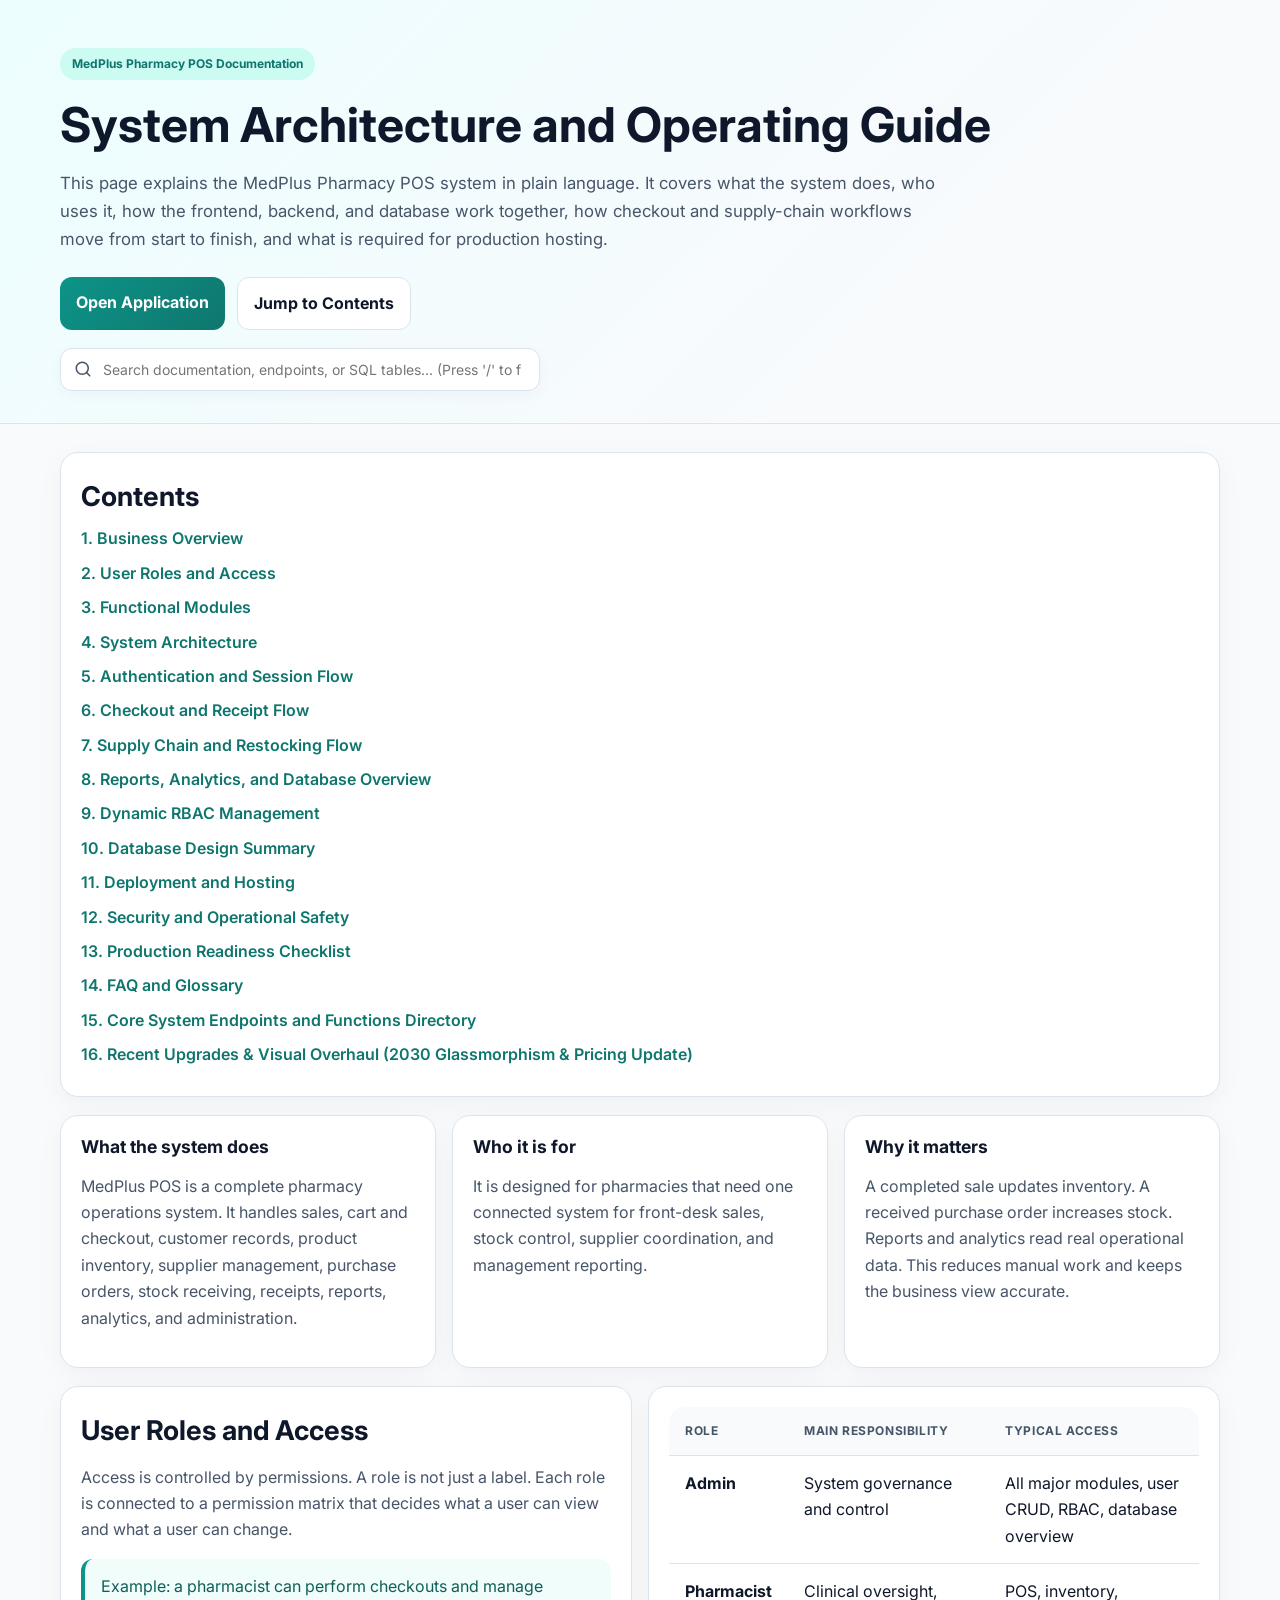
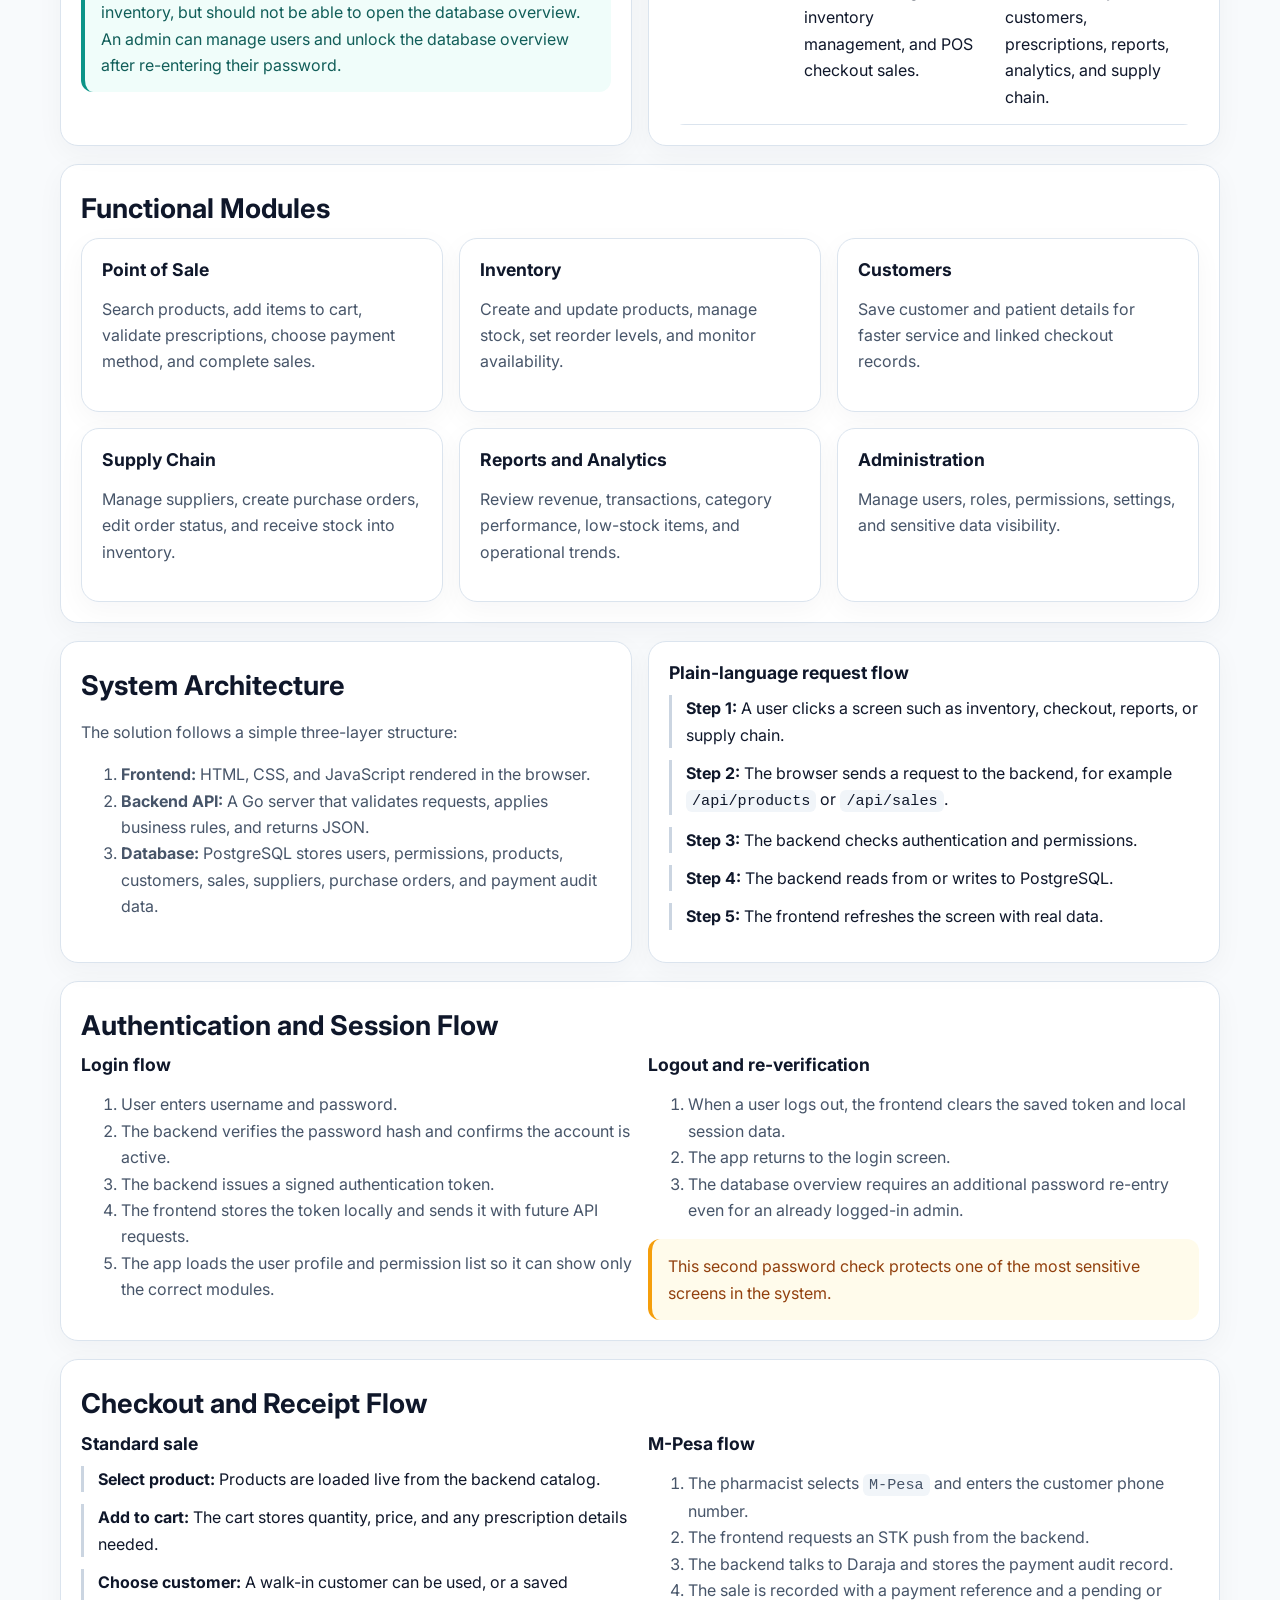
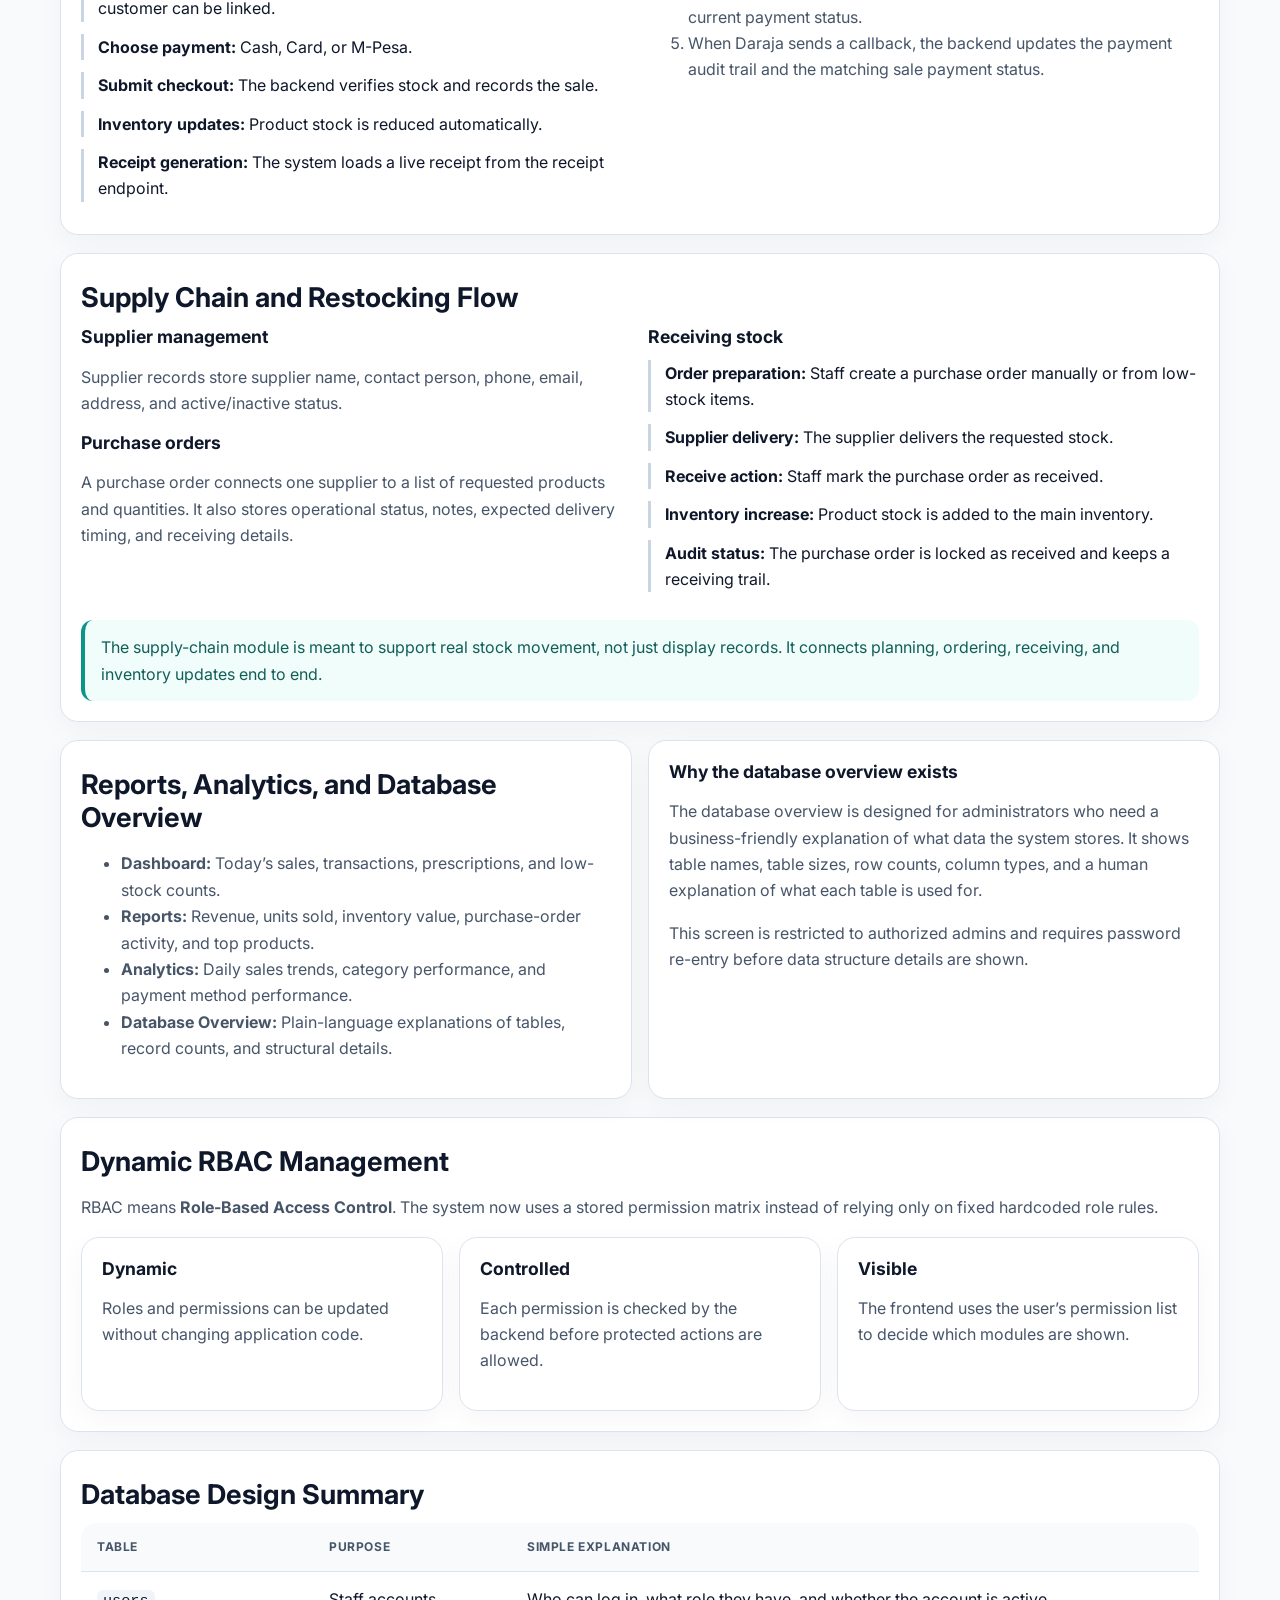
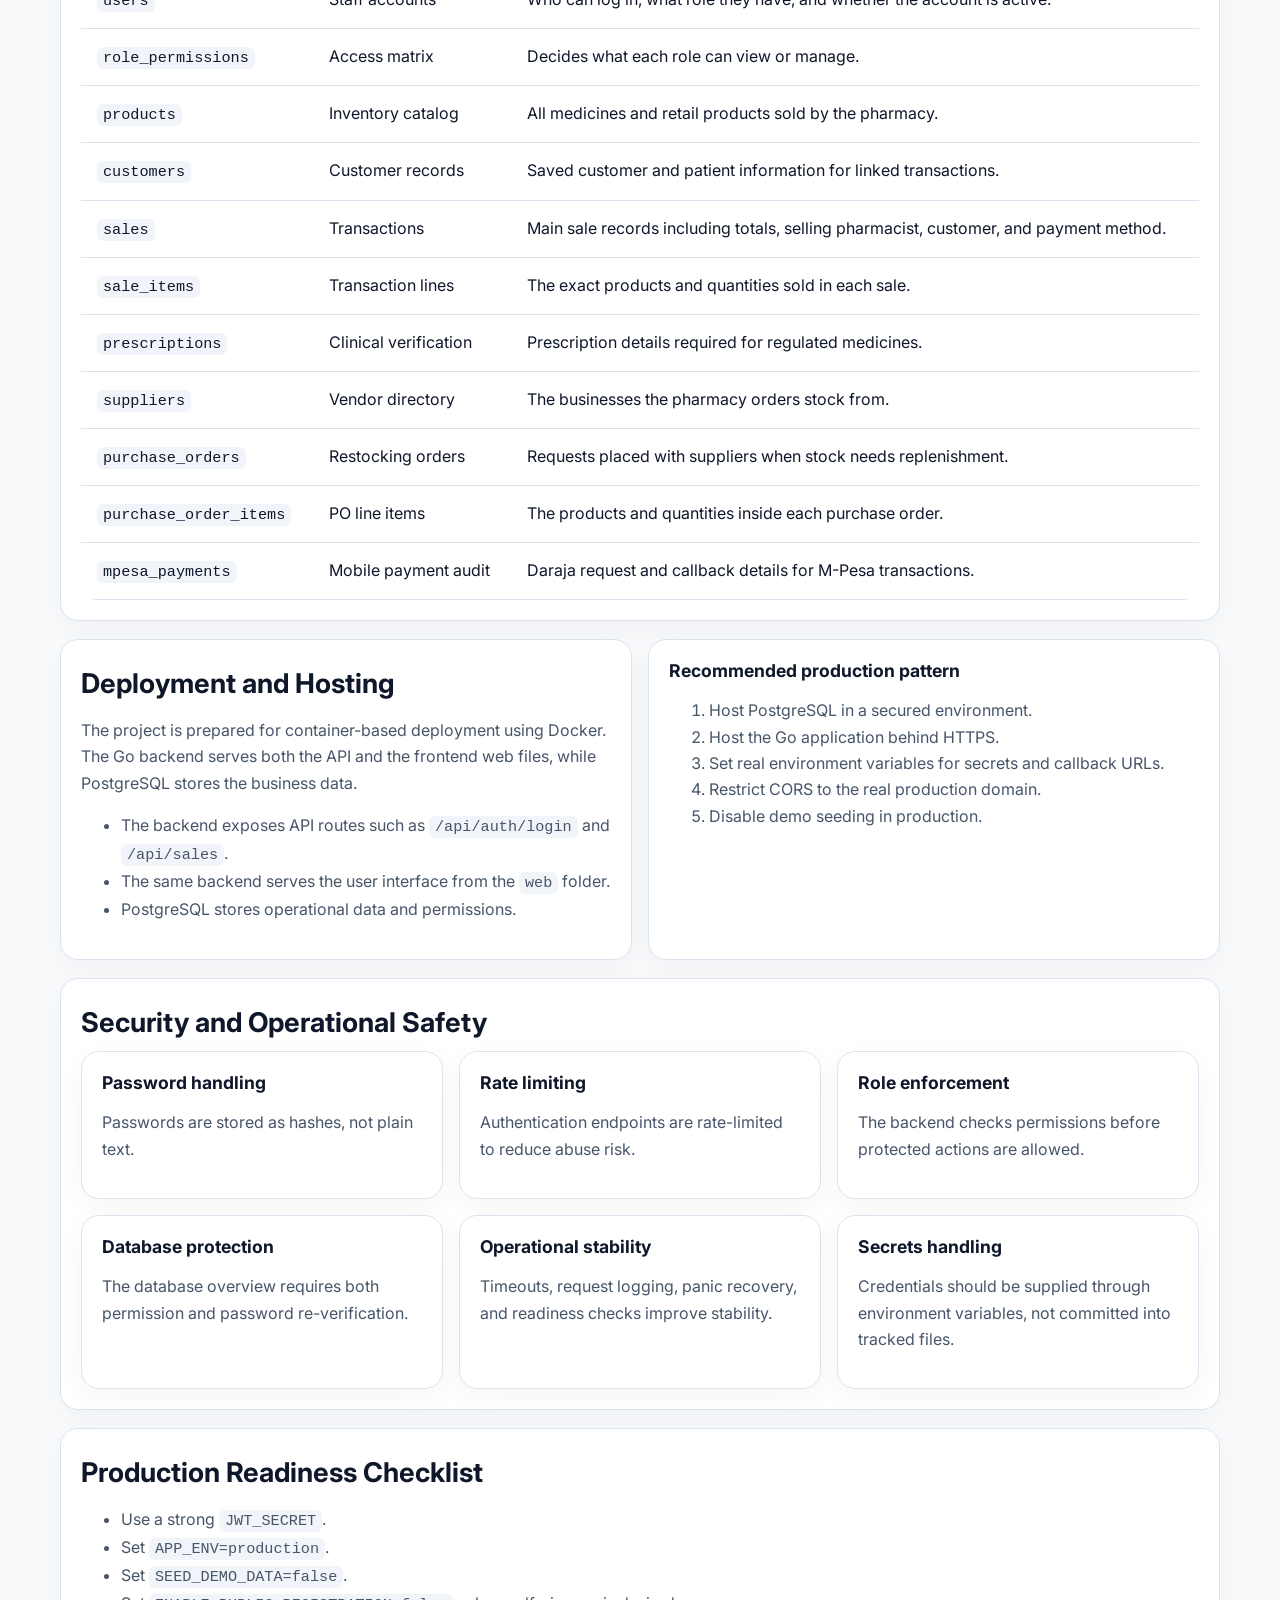
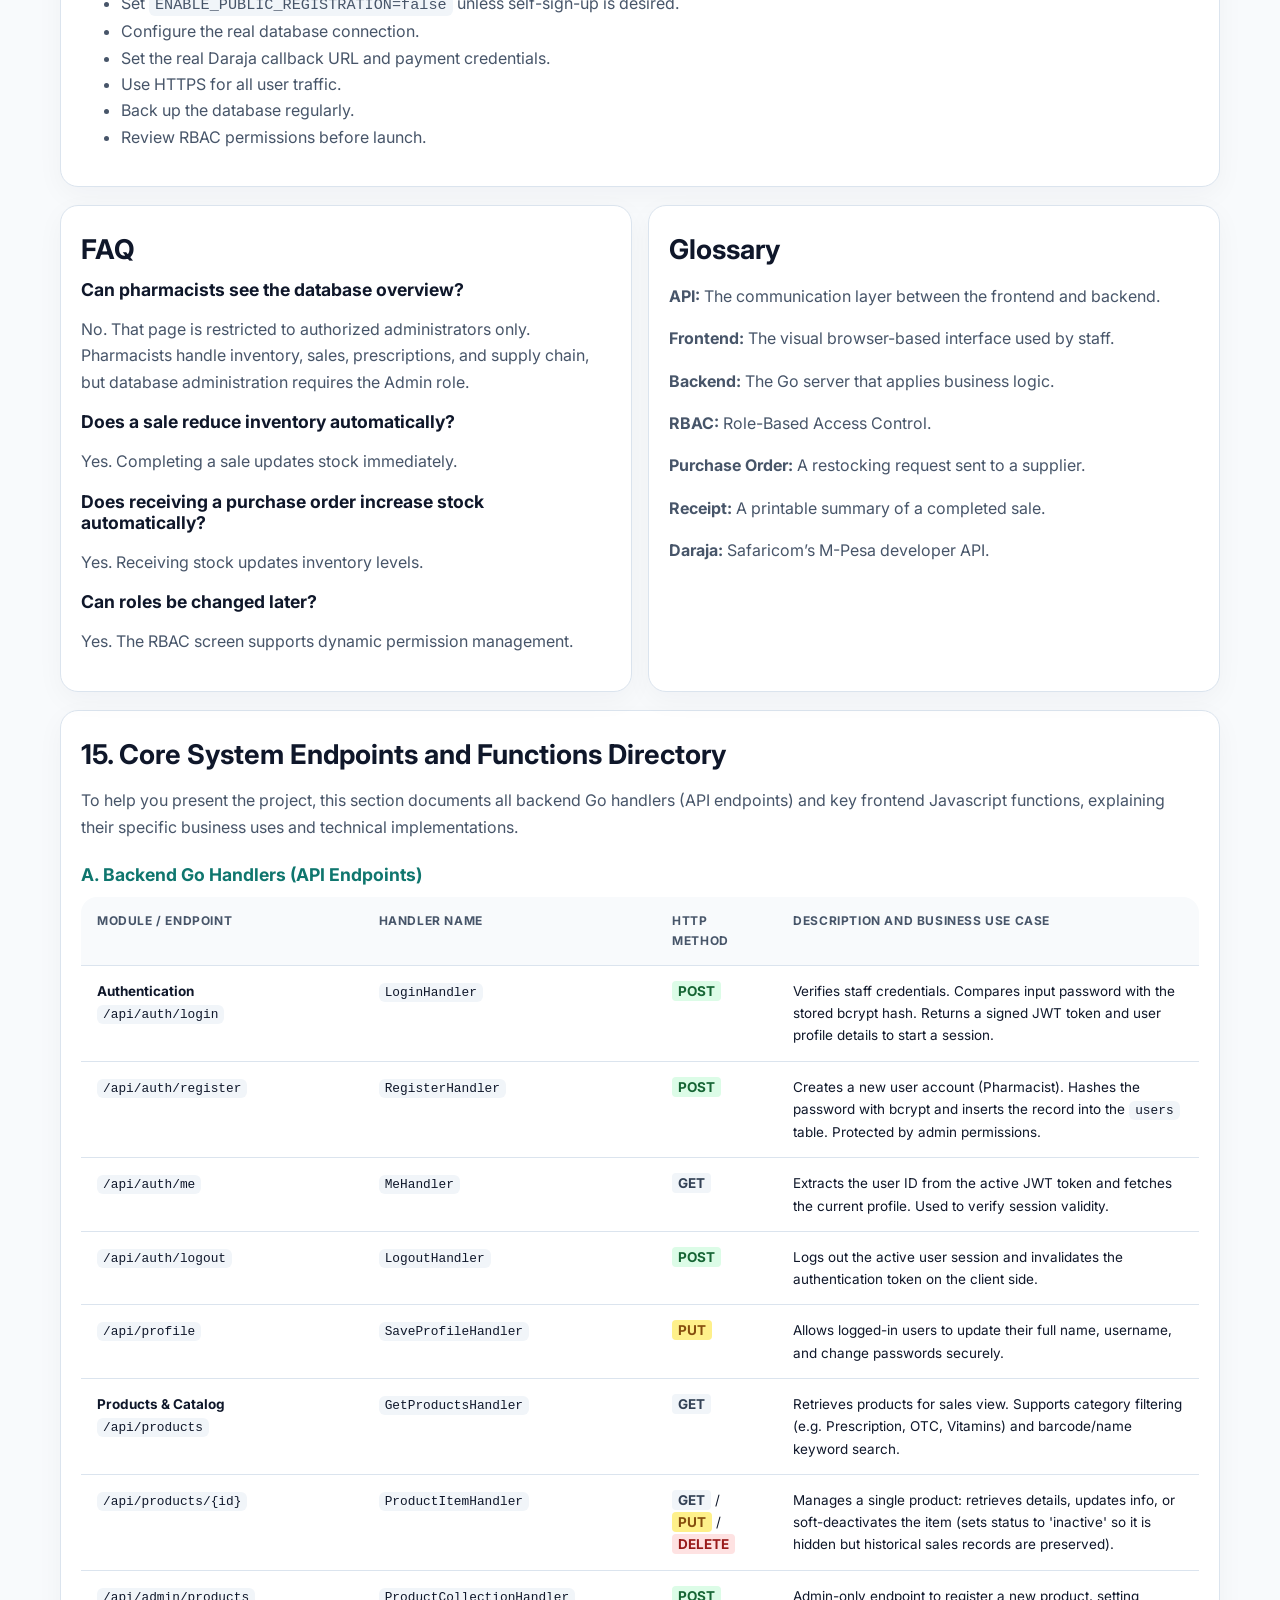
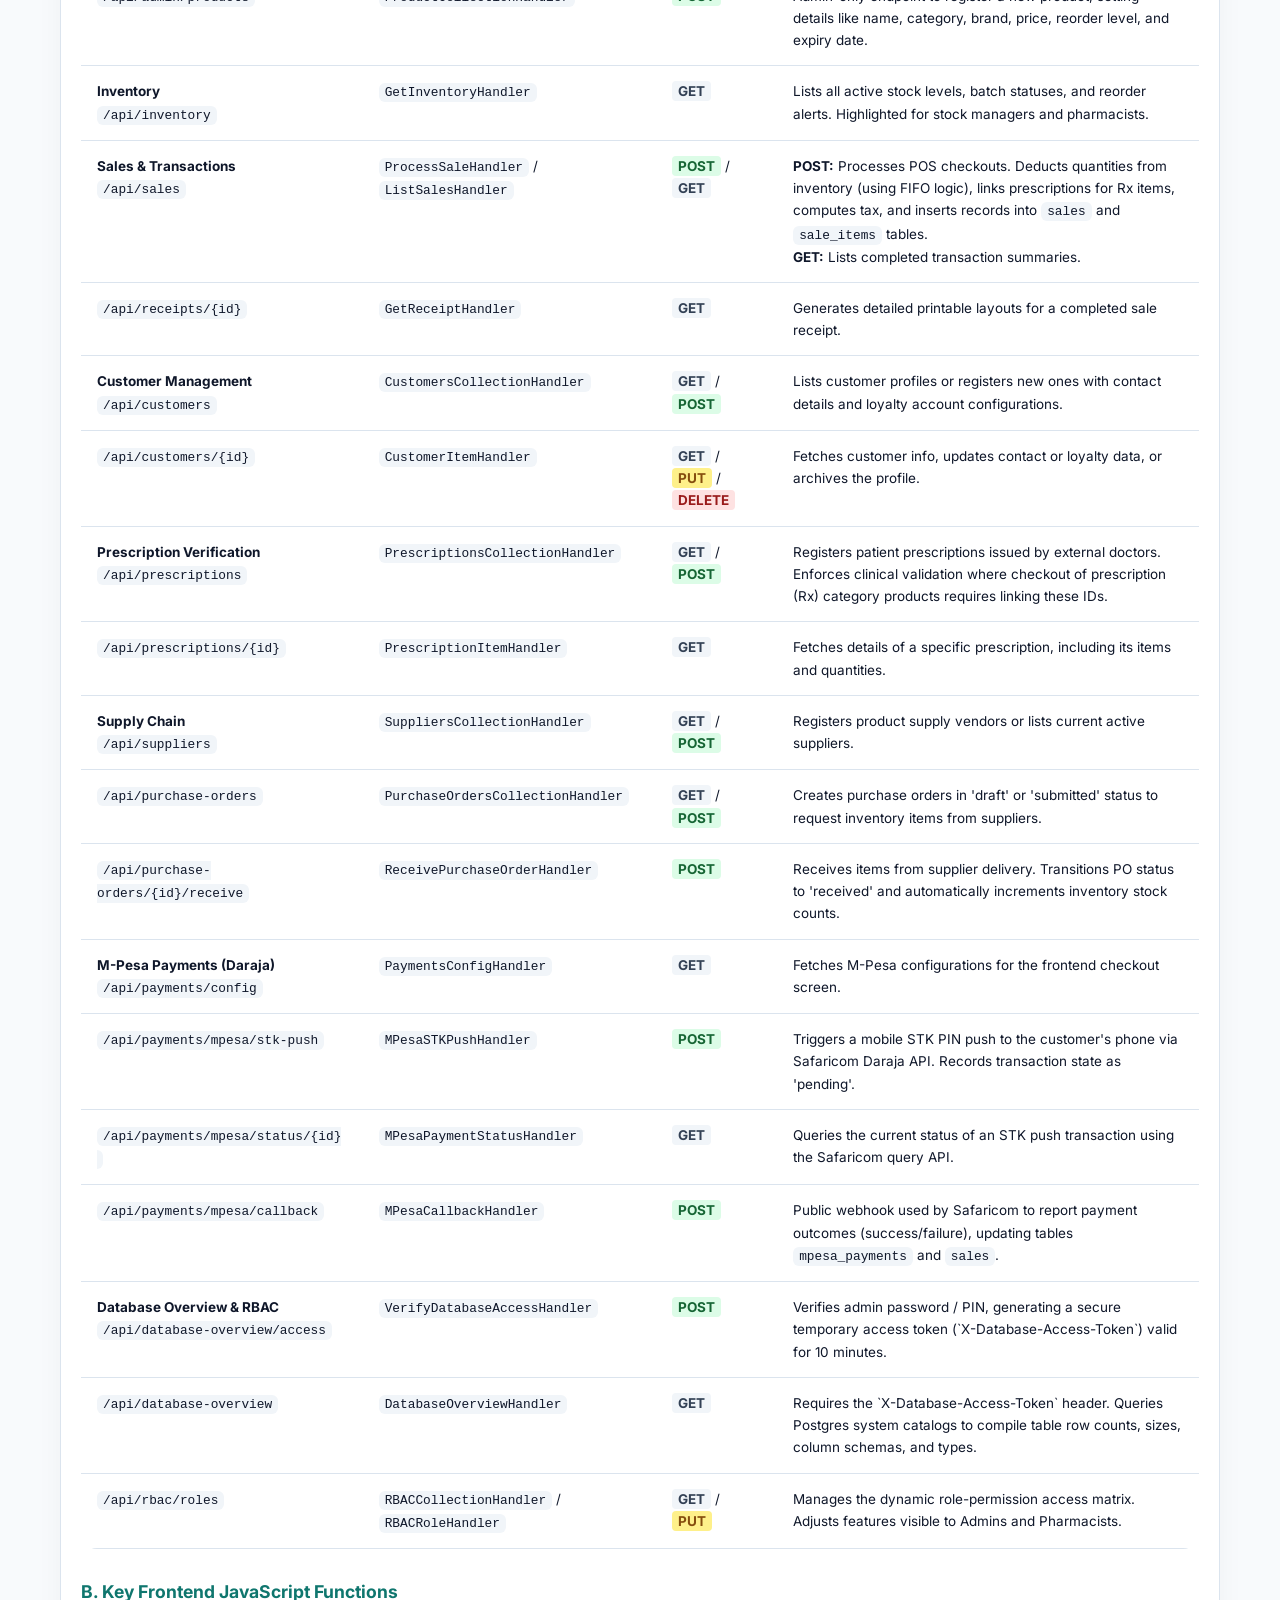
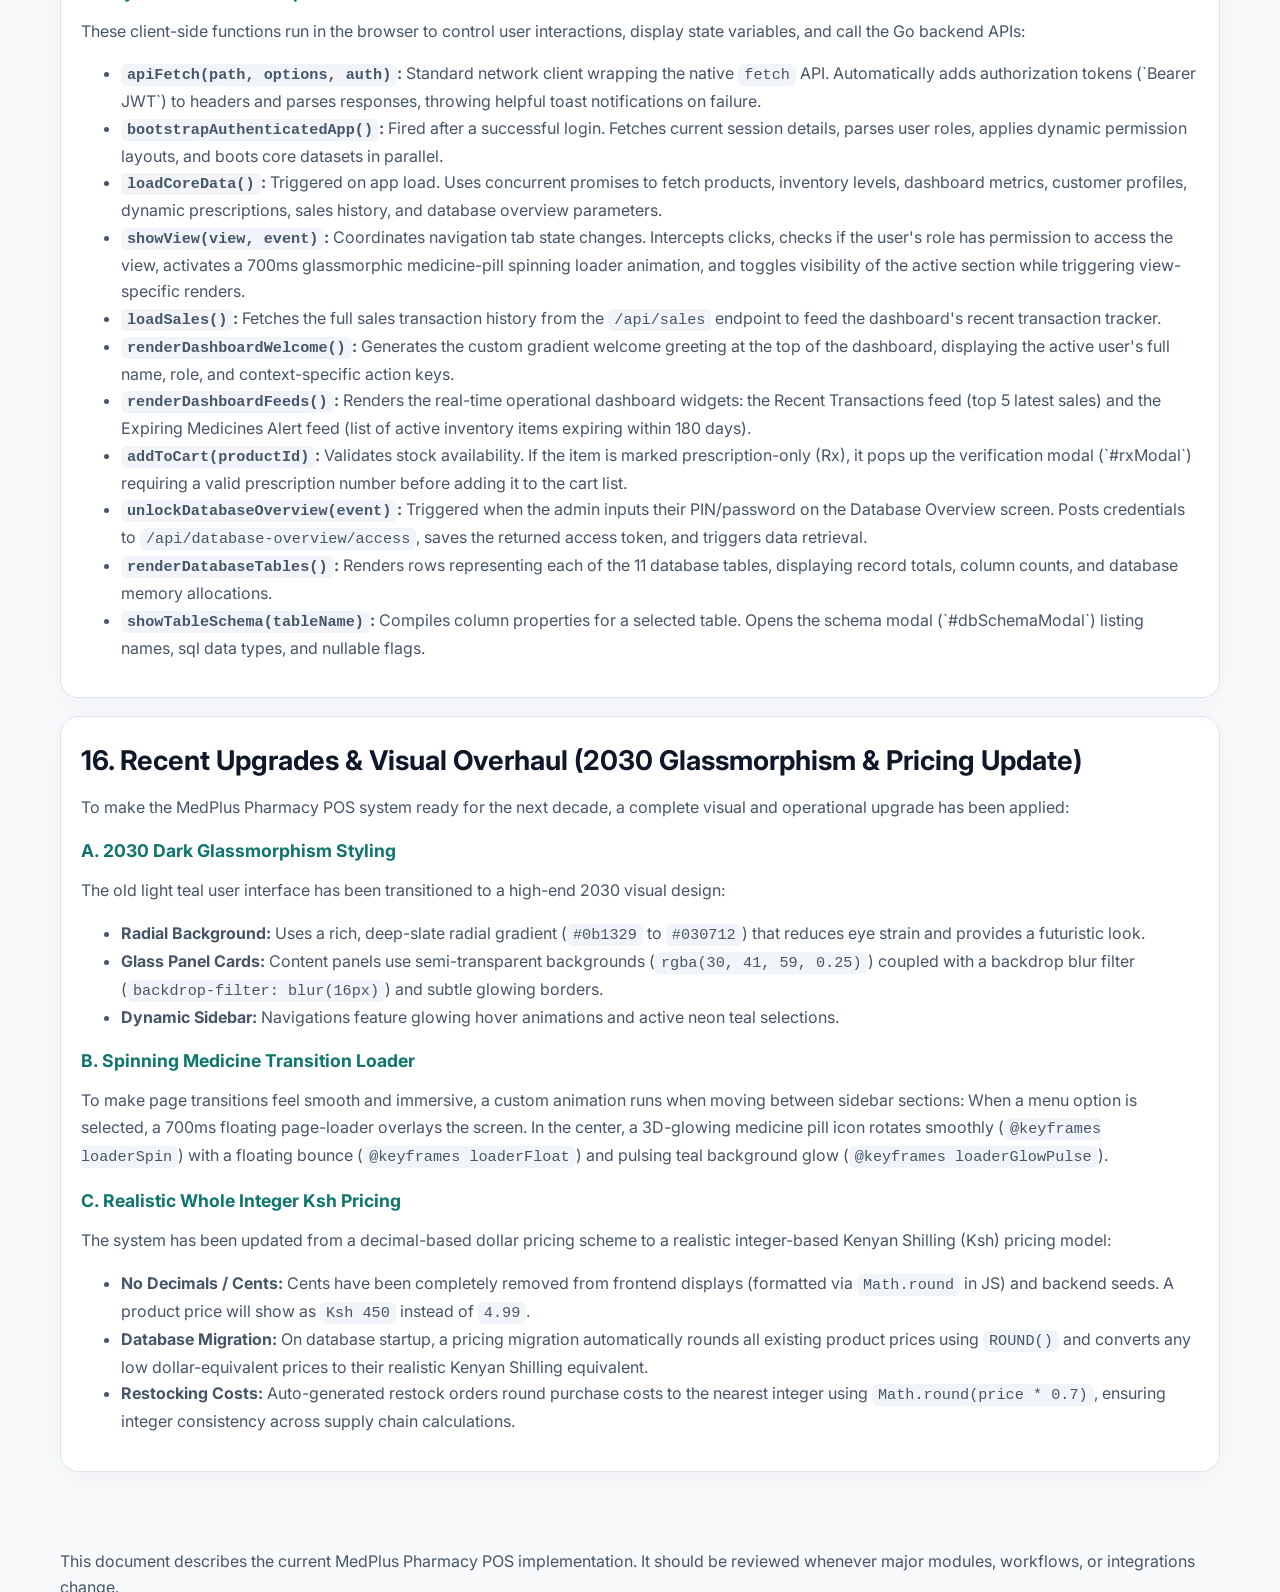
<file: web/docs.html>
<!doctype html>
<html lang="en">
    <head>
        <meta charset="UTF-8" />
        <meta name="viewport" content="width=device-width, initial-scale=1.0" />
        <title>MedPlus POS Documentation</title>
        <link
            href="https://fonts.googleapis.com/css2?family=Inter:wght@300;400;500;600;700;800&display=swap"
            rel="stylesheet"
        />
        <link rel="icon" type="image/svg+xml" href="/favicon.svg" />
        <style>
            :root {
                --bg: #f8fafc;
                --card: #ffffff;
                --border: #dbe4ee;
                --text: #0f172a;
                --muted: #475569;
                --brand: #0f766e;
                --brand-soft: #ccfbf1;
                --accent: #0d9488;
                --warning: #92400e;
            }
            * {
                box-sizing: border-box;
            }
            body {
                margin: 0;
                font-family: "Inter", sans-serif;
                background: var(--bg);
                color: var(--text);
                line-height: 1.65;
            }
            .hero {
                background: linear-gradient(135deg, #ecfeff 0%, #f8fafc 70%);
                border-bottom: 1px solid var(--border);
                padding: 48px 20px 32px;
            }
            .container {
                width: min(1160px, calc(100% - 32px));
                margin: 0 auto;
            }
            .badge {
                display: inline-block;
                background: var(--brand-soft);
                color: var(--brand);
                border-radius: 999px;
                padding: 6px 12px;
                font-size: 12px;
                font-weight: 700;
                margin-bottom: 16px;
            }
            h1,
            h2,
            h3 {
                line-height: 1.2;
                margin: 0 0 12px;
            }
            h1 {
                font-size: clamp(2rem, 4vw, 3rem);
            }
            h2 {
                font-size: 1.7rem;
                margin-top: 8px;
            }
            h3 {
                font-size: 1.1rem;
            }
            p,
            li {
                color: var(--muted);
            }
            .lead {
                max-width: 900px;
                font-size: 1.05rem;
            }
            .actions {
                display: flex;
                gap: 12px;
                flex-wrap: wrap;
                margin-top: 24px;
            }
            .btn {
                display: inline-block;
                text-decoration: none;
                padding: 12px 16px;
                border-radius: 12px;
                font-weight: 700;
                border: 1px solid var(--border);
                background: white;
                color: var(--text);
            }
            .btn-primary {
                border: none;
                background: linear-gradient(
                    135deg,
                    var(--accent),
                    var(--brand)
                );
                color: white;
            }
            main {
                padding: 28px 0 48px;
            }
            .section {
                margin-bottom: 18px;
            }
            .grid {
                display: grid;
                gap: 16px;
            }
            .grid-2 {
                grid-template-columns: repeat(2, minmax(0, 1fr));
            }
            .grid-3 {
                grid-template-columns: repeat(3, minmax(0, 1fr));
            }
            .card {
                background: var(--card);
                border: 1px solid var(--border);
                border-radius: 18px;
                padding: 20px;
                box-shadow: 0 8px 28px rgba(15, 23, 42, 0.04);
            }
            .note {
                margin-top: 16px;
                padding: 14px 16px;
                border-radius: 12px;
                border-left: 4px solid var(--accent);
                background: #f0fdfa;
                color: #115e59;
            }
            .warning {
                border-left-color: #f59e0b;
                background: #fffbeb;
                color: var(--warning);
            }
            .toc a {
                display: block;
                color: var(--brand);
                text-decoration: none;
                font-weight: 600;
                margin-bottom: 8px;
            }
            .flow-step {
                border-left: 3px solid #cbd5e1;
                padding-left: 14px;
                margin-bottom: 12px;
            }
            table {
                width: 100%;
                border-collapse: collapse;
                background: white;
                border-radius: 16px;
                overflow: hidden;
            }
            th,
            td {
                padding: 14px 16px;
                border-bottom: 1px solid var(--border);
                text-align: left;
                vertical-align: top;
            }
            th {
                background: #f8fafc;
                color: var(--muted);
                font-size: 12px;
                text-transform: uppercase;
                letter-spacing: 0.05em;
            }
            code {
                background: #f1f5f9;
                padding: 2px 6px;
                border-radius: 6px;
                font-family: Consolas, monospace;
                font-size: 0.95em;
            }
            html {
                scroll-behavior: smooth;
            }
            .search-bar {
                position: relative;
                max-width: 480px;
                width: 100%;
                margin-top: 18px;
            }
            .search-bar input {
                width: 100%;
                padding: 12px 18px 12px 42px;
                border-radius: 12px;
                border: 1px solid var(--border);
                background: white;
                font-size: 14px;
                font-family: inherit;
                color: var(--text);
                outline: none;
                box-shadow: 0 4px 14px rgba(15, 23, 42, 0.04);
                transition: border-color 0.2s, box-shadow 0.2s;
            }
            .search-bar input:focus {
                border-color: var(--accent);
                box-shadow: 0 0 0 3px rgba(13, 148, 136, 0.15);
            }
            .search-bar svg {
                position: absolute;
                left: 14px;
                top: 50%;
                transform: translateY(-50%);
                width: 18px;
                height: 18px;
                color: var(--muted);
                pointer-events: none;
            }
            .back-to-top {
                position: fixed;
                bottom: 24px;
                right: 24px;
                background: var(--brand);
                color: white;
                border: none;
                border-radius: 50%;
                width: 46px;
                height: 46px;
                display: flex;
                align-items: center;
                justify-content: center;
                cursor: pointer;
                box-shadow: 0 8px 24px rgba(15, 118, 110, 0.35);
                opacity: 0;
                pointer-events: none;
                transition: opacity 0.3s, transform 0.2s;
                z-index: 1000;
            }
            .back-to-top.visible {
                opacity: 1;
                pointer-events: auto;
            }
            .back-to-top:hover {
                transform: translateY(-3px);
                background: var(--accent);
            }
            .copyable-code {
                cursor: pointer;
                position: relative;
                transition: background 0.2s;
            }
            .copyable-code:hover {
                background: #e2e8f0;
            }
            .copyable-code::after {
                content: "click to copy";
                position: absolute;
                bottom: 100%;
                left: 50%;
                transform: translateX(-50%);
                background: #0f172a;
                color: #fff;
                padding: 2px 6px;
                font-size: 10px;
                border-radius: 4px;
                white-space: nowrap;
                opacity: 0;
                pointer-events: none;
                transition: opacity 0.15s;
            }
            .copyable-code:hover::after {
                opacity: 0.9;
            }
            .search-hidden {
                display: none !important;
            }
            .highlight-match {
                background-color: #fef08a !important;
                border-radius: 2px;
            }
            footer {
                padding: 10px 0 42px;
                color: var(--muted);
            }
            @media (max-width: 900px) {
                .grid-2,
                .grid-3 {
                    grid-template-columns: 1fr;
                }
                th,
                td {
                    padding: 12px;
                }
                .search-bar {
                    max-width: 100%;
                }
            }
        </style>
    </head>
    <body>
        <header class="hero">
            <div class="container">
                <div class="badge">MedPlus Pharmacy POS Documentation</div>
                <h1>System Architecture and Operating Guide</h1>
                <p class="lead">
                    This page explains the MedPlus Pharmacy POS system in plain
                    language. It covers what the system does, who uses it, how
                    the frontend, backend, and database work together, how
                    checkout and supply-chain workflows move from start to
                    finish, and what is required for production hosting.
                </p>
                <div class="actions">
                    <a class="btn btn-primary" href="/">Open Application</a>
                    <a class="btn" href="#contents">Jump to Contents</a>
                </div>
                <div class="search-bar">
                    <svg viewBox="0 0 24 24" fill="none" stroke="currentColor" stroke-width="2" stroke-linecap="round" stroke-linejoin="round">
                        <circle cx="11" cy="11" r="8"></circle>
                        <line x1="21" y1="21" x2="16.65" y2="16.65"></line>
                    </svg>
                    <input type="text" id="docSearch" placeholder="Search documentation, endpoints, or SQL tables... (Press '/' to focus)" />
                </div>
            </div>
        </header>

        <main>
            <div class="container">
                <section class="section card" id="contents">
                    <h2>Contents</h2>
                    <div class="toc">
                        <a href="#overview">1. Business Overview</a>
                        <a href="#roles">2. User Roles and Access</a>
                        <a href="#modules">3. Functional Modules</a>
                        <a href="#architecture">4. System Architecture</a>
                        <a href="#auth">5. Authentication and Session Flow</a>
                        <a href="#checkout">6. Checkout and Receipt Flow</a>
                        <a href="#supply-chain"
                            >7. Supply Chain and Restocking Flow</a
                        >
                        <a href="#analytics"
                            >8. Reports, Analytics, and Database Overview</a
                        >
                        <a href="#rbac">9. Dynamic RBAC Management</a>
                        <a href="#database">10. Database Design Summary</a>
                        <a href="#deployment">11. Deployment and Hosting</a>
                        <a href="#security"
                            >12. Security and Operational Safety</a
                        >
                        <a href="#production"
                            >13. Production Readiness Checklist</a
                        >
                        <a href="#faq">14. FAQ and Glossary</a>
                        <a href="#functions">15. Core System Endpoints and Functions Directory</a>
                        <a href="#upgrades">16. Recent Upgrades & Visual Overhaul (2030 Glassmorphism & Pricing Update)</a>
                    </div>
                </section>

                <section class="section" id="overview">
                    <div class="grid grid-3">
                        <div class="card">
                            <h3>What the system does</h3>
                            <p>
                                MedPlus POS is a complete pharmacy operations
                                system. It handles sales, cart and checkout,
                                customer records, product inventory, supplier
                                management, purchase orders, stock receiving,
                                receipts, reports, analytics, and
                                administration.
                            </p>
                        </div>
                        <div class="card">
                            <h3>Who it is for</h3>
                            <p>
                                It is designed for pharmacies that need one
                                connected system for front-desk sales, stock
                                control, supplier coordination, and management
                                reporting.
                            </p>
                        </div>
                        <div class="card">
                            <h3>Why it matters</h3>
                            <p>
                                A completed sale updates inventory. A received
                                purchase order increases stock. Reports and
                                analytics read real operational data. This
                                reduces manual work and keeps the business view
                                accurate.
                            </p>
                        </div>
                    </div>
                </section>

                <section class="section" id="roles">
                    <div class="grid grid-2">
                        <div class="card">
                            <h2>User Roles and Access</h2>
                            <p>
                                Access is controlled by permissions. A role is
                                not just a label. Each role is connected to a
                                permission matrix that decides what a user can
                                view and what a user can change.
                            </p>
                            <div class="note">
                                Example: a pharmacist can perform checkouts and manage inventory, but
                                should not be able to open the database
                                overview. An admin can manage users and unlock
                                the database overview after re-entering their
                                password.
                            </div>
                        </div>
                        <div class="card">
                            <table>
                                <thead>
                                    <tr>
                                        <th>Role</th>
                                        <th>Main Responsibility</th>
                                        <th>Typical Access</th>
                                    </tr>
                                </thead>
                                <tbody>
                                    <tr>
                                        <td><strong>Admin</strong></td>
                                        <td>System governance and control</td>
                                        <td>
                                            All major modules, user CRUD, RBAC,
                                            database overview
                                        </td>
                                    </tr>
                                    <tr>
                                        <td><strong>Pharmacist</strong></td>
                                        <td>
                                            Clinical oversight, inventory management, and POS checkout sales.
                                        </td>
                                        <td>
                                            POS, inventory, customers, prescriptions, reports, analytics, and supply chain.
                                        </td>
                                    </tr>
                                </tbody>
                            </table>
                        </div>
                    </div>
                </section>

                <section class="section" id="modules">
                    <div class="card">
                        <h2>Functional Modules</h2>
                        <div class="grid grid-3">
                            <div class="card">
                                <h3>Point of Sale</h3>
                                <p>
                                    Search products, add items to cart, validate
                                    prescriptions, choose payment method, and
                                    complete sales.
                                </p>
                            </div>
                            <div class="card">
                                <h3>Inventory</h3>
                                <p>
                                    Create and update products, manage stock,
                                    set reorder levels, and monitor
                                    availability.
                                </p>
                            </div>
                            <div class="card">
                                <h3>Customers</h3>
                                <p>
                                    Save customer and patient details for faster
                                    service and linked checkout records.
                                </p>
                            </div>
                            <div class="card">
                                <h3>Supply Chain</h3>
                                <p>
                                    Manage suppliers, create purchase orders,
                                    edit order status, and receive stock into
                                    inventory.
                                </p>
                            </div>
                            <div class="card">
                                <h3>Reports and Analytics</h3>
                                <p>
                                    Review revenue, transactions, category
                                    performance, low-stock items, and
                                    operational trends.
                                </p>
                            </div>
                            <div class="card">
                                <h3>Administration</h3>
                                <p>
                                    Manage users, roles, permissions, settings,
                                    and sensitive data visibility.
                                </p>
                            </div>
                        </div>
                    </div>
                </section>

                <section class="section" id="architecture">
                    <div class="grid grid-2">
                        <div class="card">
                            <h2>System Architecture</h2>
                            <p>
                                The solution follows a simple three-layer
                                structure:
                            </p>
                            <ol>
                                <li>
                                    <strong>Frontend:</strong> HTML, CSS, and
                                    JavaScript rendered in the browser.
                                </li>
                                <li>
                                    <strong>Backend API:</strong> A Go server
                                    that validates requests, applies business
                                    rules, and returns JSON.
                                </li>
                                <li>
                                    <strong>Database:</strong> PostgreSQL stores
                                    users, permissions, products, customers,
                                    sales, suppliers, purchase orders, and
                                    payment audit data.
                                </li>
                            </ol>
                        </div>
                        <div class="card">
                            <h3>Plain-language request flow</h3>
                            <div class="flow-step">
                                <strong>Step 1:</strong> A user clicks a screen
                                such as inventory, checkout, reports, or supply
                                chain.
                            </div>
                            <div class="flow-step">
                                <strong>Step 2:</strong> The browser sends a
                                request to the backend, for example
                                <code>/api/products</code> or
                                <code>/api/sales</code>.
                            </div>
                            <div class="flow-step">
                                <strong>Step 3:</strong> The backend checks
                                authentication and permissions.
                            </div>
                            <div class="flow-step">
                                <strong>Step 4:</strong> The backend reads from
                                or writes to PostgreSQL.
                            </div>
                            <div class="flow-step">
                                <strong>Step 5:</strong> The frontend refreshes
                                the screen with real data.
                            </div>
                        </div>
                    </div>
                </section>

                <section class="section" id="auth">
                    <div class="card">
                        <h2>Authentication and Session Flow</h2>
                        <div class="grid grid-2">
                            <div>
                                <h3>Login flow</h3>
                                <ol>
                                    <li>User enters username and password.</li>
                                    <li>
                                        The backend verifies the password hash
                                        and confirms the account is active.
                                    </li>
                                    <li>
                                        The backend issues a signed
                                        authentication token.
                                    </li>
                                    <li>
                                        The frontend stores the token locally
                                        and sends it with future API requests.
                                    </li>
                                    <li>
                                        The app loads the user profile and
                                        permission list so it can show only the
                                        correct modules.
                                    </li>
                                </ol>
                            </div>
                            <div>
                                <h3>Logout and re-verification</h3>
                                <ol>
                                    <li>
                                        When a user logs out, the frontend
                                        clears the saved token and local session
                                        data.
                                    </li>
                                    <li>
                                        The app returns to the login screen.
                                    </li>
                                    <li>
                                        The database overview requires an
                                        additional password re-entry even for an
                                        already logged-in admin.
                                    </li>
                                </ol>
                                <div class="note warning">
                                    This second password check protects one of
                                    the most sensitive screens in the system.
                                </div>
                            </div>
                        </div>
                    </div>
                </section>

                <section class="section" id="checkout">
                    <div class="card">
                        <h2>Checkout and Receipt Flow</h2>
                        <div class="grid grid-2">
                            <div>
                                <h3>Standard sale</h3>
                                <div class="flow-step">
                                    <strong>Select product:</strong> Products
                                    are loaded live from the backend catalog.
                                </div>
                                <div class="flow-step">
                                    <strong>Add to cart:</strong> The cart
                                    stores quantity, price, and any prescription
                                    details needed.
                                </div>
                                <div class="flow-step">
                                    <strong>Choose customer:</strong> A walk-in
                                    customer can be used, or a saved customer
                                    can be linked.
                                </div>
                                <div class="flow-step">
                                    <strong>Choose payment:</strong> Cash, Card,
                                    or M-Pesa.
                                </div>
                                <div class="flow-step">
                                    <strong>Submit checkout:</strong> The
                                    backend verifies stock and records the sale.
                                </div>
                                <div class="flow-step">
                                    <strong>Inventory updates:</strong> Product
                                    stock is reduced automatically.
                                </div>
                                <div class="flow-step">
                                    <strong>Receipt generation:</strong> The
                                    system loads a live receipt from the receipt
                                    endpoint.
                                </div>
                            </div>
                            <div>
                                <h3>M-Pesa flow</h3>
                                <ol>
                                    <li>
                                        The pharmacist selects
                                        <code>M-Pesa</code> and enters the
                                        customer phone number.
                                    </li>
                                    <li>
                                        The frontend requests an STK push from
                                        the backend.
                                    </li>
                                    <li>
                                        The backend talks to Daraja and stores
                                        the payment audit record.
                                    </li>
                                    <li>
                                        The sale is recorded with a payment
                                        reference and a pending or current
                                        payment status.
                                    </li>
                                    <li>
                                        When Daraja sends a callback, the
                                        backend updates the payment audit trail
                                        and the matching sale payment status.
                                    </li>
                                </ol>
                            </div>
                        </div>
                    </div>
                </section>

                <section class="section" id="supply-chain">
                    <div class="card">
                        <h2>Supply Chain and Restocking Flow</h2>
                        <div class="grid grid-2">
                            <div>
                                <h3>Supplier management</h3>
                                <p>
                                    Supplier records store supplier name,
                                    contact person, phone, email, address, and
                                    active/inactive status.
                                </p>
                                <h3>Purchase orders</h3>
                                <p>
                                    A purchase order connects one supplier to a
                                    list of requested products and quantities.
                                    It also stores operational status, notes,
                                    expected delivery timing, and receiving
                                    details.
                                </p>
                            </div>
                            <div>
                                <h3>Receiving stock</h3>
                                <div class="flow-step">
                                    <strong>Order preparation:</strong> Staff
                                    create a purchase order manually or from
                                    low-stock items.
                                </div>
                                <div class="flow-step">
                                    <strong>Supplier delivery:</strong> The
                                    supplier delivers the requested stock.
                                </div>
                                <div class="flow-step">
                                    <strong>Receive action:</strong> Staff mark
                                    the purchase order as received.
                                </div>
                                <div class="flow-step">
                                    <strong>Inventory increase:</strong> Product
                                    stock is added to the main inventory.
                                </div>
                                <div class="flow-step">
                                    <strong>Audit status:</strong> The purchase
                                    order is locked as received and keeps a
                                    receiving trail.
                                </div>
                            </div>
                        </div>
                        <div class="note">
                            The supply-chain module is meant to support real
                            stock movement, not just display records. It
                            connects planning, ordering, receiving, and
                            inventory updates end to end.
                        </div>
                    </div>
                </section>

                <section class="section" id="analytics">
                    <div class="grid grid-2">
                        <div class="card">
                            <h2>Reports, Analytics, and Database Overview</h2>
                            <ul>
                                <li>
                                    <strong>Dashboard:</strong> Today’s sales,
                                    transactions, prescriptions, and low-stock
                                    counts.
                                </li>
                                <li>
                                    <strong>Reports:</strong> Revenue, units
                                    sold, inventory value, purchase-order
                                    activity, and top products.
                                </li>
                                <li>
                                    <strong>Analytics:</strong> Daily sales
                                    trends, category performance, and payment
                                    method performance.
                                </li>
                                <li>
                                    <strong>Database Overview:</strong>
                                    Plain-language explanations of tables,
                                    record counts, and structural details.
                                </li>
                            </ul>
                        </div>
                        <div class="card">
                            <h3>Why the database overview exists</h3>
                            <p>
                                The database overview is designed for
                                administrators who need a business-friendly
                                explanation of what data the system stores. It
                                shows table names, table sizes, row counts,
                                column types, and a human explanation of what
                                each table is used for.
                            </p>
                            <p>
                                This screen is restricted to authorized admins
                                and requires password re-entry before data
                                structure details are shown.
                            </p>
                        </div>
                    </div>
                </section>

                <section class="section" id="rbac">
                    <div class="card">
                        <h2>Dynamic RBAC Management</h2>
                        <p>
                            RBAC means
                            <strong>Role-Based Access Control</strong>. The
                            system now uses a stored permission matrix instead
                            of relying only on fixed hardcoded role rules.
                        </p>
                        <div class="grid grid-3">
                            <div class="card">
                                <h3>Dynamic</h3>
                                <p>
                                    Roles and permissions can be updated without
                                    changing application code.
                                </p>
                            </div>
                            <div class="card">
                                <h3>Controlled</h3>
                                <p>
                                    Each permission is checked by the backend
                                    before protected actions are allowed.
                                </p>
                            </div>
                            <div class="card">
                                <h3>Visible</h3>
                                <p>
                                    The frontend uses the user’s permission list
                                    to decide which modules are shown.
                                </p>
                            </div>
                        </div>
                    </div>
                </section>

                <section class="section" id="database">
                    <div class="card">
                        <h2>Database Design Summary</h2>
                        <table>
                            <thead>
                                <tr>
                                    <th>Table</th>
                                    <th>Purpose</th>
                                    <th>Simple Explanation</th>
                                </tr>
                            </thead>
                            <tbody>
                                <tr>
                                    <td><code>users</code></td>
                                    <td>Staff accounts</td>
                                    <td>
                                        Who can log in, what role they have, and
                                        whether the account is active.
                                    </td>
                                </tr>
                                <tr>
                                    <td><code>role_permissions</code></td>
                                    <td>Access matrix</td>
                                    <td>
                                        Decides what each role can view or
                                        manage.
                                    </td>
                                </tr>
                                <tr>
                                    <td><code>products</code></td>
                                    <td>Inventory catalog</td>
                                    <td>
                                        All medicines and retail products sold
                                        by the pharmacy.
                                    </td>
                                </tr>
                                <tr>
                                    <td><code>customers</code></td>
                                    <td>Customer records</td>
                                    <td>
                                        Saved customer and patient information
                                        for linked transactions.
                                    </td>
                                </tr>
                                <tr>
                                    <td><code>sales</code></td>
                                    <td>Transactions</td>
                                    <td>
                                        Main sale records including totals,
                                        selling pharmacist, customer, and payment method.
                                    </td>
                                </tr>
                                <tr>
                                    <td><code>sale_items</code></td>
                                    <td>Transaction lines</td>
                                    <td>
                                        The exact products and quantities sold
                                        in each sale.
                                    </td>
                                </tr>
                                <tr>
                                    <td><code>prescriptions</code></td>
                                    <td>Clinical verification</td>
                                    <td>
                                        Prescription details required for
                                        regulated medicines.
                                    </td>
                                </tr>
                                <tr>
                                    <td><code>suppliers</code></td>
                                    <td>Vendor directory</td>
                                    <td>
                                        The businesses the pharmacy orders stock
                                        from.
                                    </td>
                                </tr>
                                <tr>
                                    <td><code>purchase_orders</code></td>
                                    <td>Restocking orders</td>
                                    <td>
                                        Requests placed with suppliers when
                                        stock needs replenishment.
                                    </td>
                                </tr>
                                <tr>
                                    <td><code>purchase_order_items</code></td>
                                    <td>PO line items</td>
                                    <td>
                                        The products and quantities inside each
                                        purchase order.
                                    </td>
                                </tr>
                                <tr>
                                    <td><code>mpesa_payments</code></td>
                                    <td>Mobile payment audit</td>
                                    <td>
                                        Daraja request and callback details for
                                        M-Pesa transactions.
                                    </td>
                                </tr>
                            </tbody>
                        </table>
                    </div>
                </section>

                <section class="section" id="deployment">
                    <div class="grid grid-2">
                        <div class="card">
                            <h2>Deployment and Hosting</h2>
                            <p>
                                The project is prepared for container-based
                                deployment using Docker. The Go backend serves
                                both the API and the frontend web files, while
                                PostgreSQL stores the business data.
                            </p>
                            <ul>
                                <li>
                                    The backend exposes API routes such as
                                    <code>/api/auth/login</code> and
                                    <code>/api/sales</code>.
                                </li>
                                <li>
                                    The same backend serves the user interface
                                    from the <code>web</code> folder.
                                </li>
                                <li>
                                    PostgreSQL stores operational data and
                                    permissions.
                                </li>
                            </ul>
                        </div>
                        <div class="card">
                            <h3>Recommended production pattern</h3>
                            <ol>
                                <li>
                                    Host PostgreSQL in a secured environment.
                                </li>
                                <li>Host the Go application behind HTTPS.</li>
                                <li>
                                    Set real environment variables for secrets
                                    and callback URLs.
                                </li>
                                <li>
                                    Restrict CORS to the real production domain.
                                </li>
                                <li>Disable demo seeding in production.</li>
                            </ol>
                        </div>
                    </div>
                </section>

                <section class="section" id="security">
                    <div class="card">
                        <h2>Security and Operational Safety</h2>
                        <div class="grid grid-3">
                            <div class="card">
                                <h3>Password handling</h3>
                                <p>
                                    Passwords are stored as hashes, not plain
                                    text.
                                </p>
                            </div>
                            <div class="card">
                                <h3>Rate limiting</h3>
                                <p>
                                    Authentication endpoints are rate-limited to
                                    reduce abuse risk.
                                </p>
                            </div>
                            <div class="card">
                                <h3>Role enforcement</h3>
                                <p>
                                    The backend checks permissions before
                                    protected actions are allowed.
                                </p>
                            </div>
                            <div class="card">
                                <h3>Database protection</h3>
                                <p>
                                    The database overview requires both
                                    permission and password re-verification.
                                </p>
                            </div>
                            <div class="card">
                                <h3>Operational stability</h3>
                                <p>
                                    Timeouts, request logging, panic recovery,
                                    and readiness checks improve stability.
                                </p>
                            </div>
                            <div class="card">
                                <h3>Secrets handling</h3>
                                <p>
                                    Credentials should be supplied through
                                    environment variables, not committed into
                                    tracked files.
                                </p>
                            </div>
                        </div>
                    </div>
                </section>

                <section class="section" id="production">
                    <div class="card">
                        <h2>Production Readiness Checklist</h2>
                        <ul>
                            <li>Use a strong <code>JWT_SECRET</code>.</li>
                            <li>Set <code>APP_ENV=production</code>.</li>
                            <li>Set <code>SEED_DEMO_DATA=false</code>.</li>
                            <li>
                                Set
                                <code>ENABLE_PUBLIC_REGISTRATION=false</code>
                                unless self-sign-up is desired.
                            </li>
                            <li>Configure the real database connection.</li>
                            <li>
                                Set the real Daraja callback URL and payment
                                credentials.
                            </li>
                            <li>Use HTTPS for all user traffic.</li>
                            <li>Back up the database regularly.</li>
                            <li>Review RBAC permissions before launch.</li>
                        </ul>
                    </div>
                </section>

                <section class="section" id="faq">
                    <div class="grid grid-2">
                        <div class="card">
                            <h2>FAQ</h2>
                            <h3>Can pharmacists see the database overview?</h3>
                            <p>
                                No. That page is restricted to authorized
                                administrators only. Pharmacists handle inventory, sales, prescriptions, and supply chain, but database administration requires the Admin role.
                            </p>
                            <h3>Does a sale reduce inventory automatically?</h3>
                            <p>
                                Yes. Completing a sale updates stock
                                immediately.
                            </p>
                            <h3>
                                Does receiving a purchase order increase stock
                                automatically?
                            </h3>
                            <p>
                                Yes. Receiving stock updates inventory levels.
                            </p>
                            <h3>Can roles be changed later?</h3>
                            <p>
                                Yes. The RBAC screen supports dynamic permission
                                management.
                            </p>
                        </div>
                        <div class="card">
                            <h2>Glossary</h2>
                            <p>
                                <strong>API:</strong> The communication layer
                                between the frontend and backend.
                            </p>
                            <p>
                                <strong>Frontend:</strong> The visual
                                browser-based interface used by staff.
                            </p>
                            <p>
                                <strong>Backend:</strong> The Go server that
                                applies business logic.
                            </p>
                            <p>
                                <strong>RBAC:</strong> Role-Based Access
                                Control.
                            </p>
                            <p>
                                <strong>Purchase Order:</strong> A restocking
                                request sent to a supplier.
                            </p>
                            <p>
                                <strong>Receipt:</strong> A printable summary of
                                a completed sale.
                            </p>
                            <p>
                                <strong>Daraja:</strong> Safaricom’s M-Pesa
                                developer API.
                            </p>
                        </div>
                    </div>
                </section>

                <section class="section" id="functions">
                    <div class="card">
                        <h2>15. Core System Endpoints and Functions Directory</h2>
                        <p>
                            To help you present the project, this section documents all backend Go handlers (API endpoints) and key frontend Javascript functions, explaining their specific business uses and technical implementations.
                        </p>

                        <h3 style="margin-top: 24px; color: var(--brand);">A. Backend Go Handlers (API Endpoints)</h3>
                        <div class="table-container">
                            <table style="font-size: 13.5px;">
                                <thead>
                                    <tr>
                                        <th>Module / Endpoint</th>
                                        <th>Handler Name</th>
                                        <th>HTTP Method</th>
                                        <th>Description and Business Use Case</th>
                                    </tr>
                                </thead>
                                <tbody>
                                    <tr>
                                        <td><strong>Authentication</strong><br><code>/api/auth/login</code></td>
                                        <td><code>LoginHandler</code></td>
                                        <td><span style="background: #dcfce7; color: #166534; padding: 2px 6px; border-radius: 4px; font-weight: bold;">POST</span></td>
                                        <td>Verifies staff credentials. Compares input password with the stored bcrypt hash. Returns a signed JWT token and user profile details to start a session.</td>
                                    </tr>
                                    <tr>
                                        <td><code>/api/auth/register</code></td>
                                        <td><code>RegisterHandler</code></td>
                                        <td><span style="background: #dcfce7; color: #166534; padding: 2px 6px; border-radius: 4px; font-weight: bold;">POST</span></td>
                                        <td>Creates a new user account (Pharmacist). Hashes the password with bcrypt and inserts the record into the <code>users</code> table. Protected by admin permissions.</td>
                                    </tr>
                                    <tr>
                                        <td><code>/api/auth/me</code></td>
                                        <td><code>MeHandler</code></td>
                                        <td><span style="background: #f1f5f9; color: #334155; padding: 2px 6px; border-radius: 4px; font-weight: bold;">GET</span></td>
                                        <td>Extracts the user ID from the active JWT token and fetches the current profile. Used to verify session validity.</td>
                                    </tr>
                                    <tr>
                                        <td><code>/api/auth/logout</code></td>
                                        <td><code>LogoutHandler</code></td>
                                        <td><span style="background: #dcfce7; color: #166534; padding: 2px 6px; border-radius: 4px; font-weight: bold;">POST</span></td>
                                        <td>Logs out the active user session and invalidates the authentication token on the client side.</td>
                                    </tr>
                                    <tr>
                                        <td><code>/api/profile</code></td>
                                        <td><code>SaveProfileHandler</code></td>
                                        <td><span style="background: #fef08a; color: #854d0e; padding: 2px 6px; border-radius: 4px; font-weight: bold;">PUT</span></td>
                                        <td>Allows logged-in users to update their full name, username, and change passwords securely.</td>
                                    </tr>
                                    <tr>
                                        <td><strong>Products & Catalog</strong><br><code>/api/products</code></td>
                                        <td><code>GetProductsHandler</code></td>
                                        <td><span style="background: #f1f5f9; color: #334155; padding: 2px 6px; border-radius: 4px; font-weight: bold;">GET</span></td>
                                        <td>Retrieves products for sales view. Supports category filtering (e.g. Prescription, OTC, Vitamins) and barcode/name keyword search.</td>
                                    </tr>
                                    <tr>
                                        <td><code>/api/products/{id}</code></td>
                                        <td><code>ProductItemHandler</code></td>
                                        <td><span style="background: #f1f5f9; color: #334155; padding: 2px 6px; border-radius: 4px; font-weight: bold;">GET</span> / <span style="background: #fef08a; color: #854d0e; padding: 2px 6px; border-radius: 4px; font-weight: bold;">PUT</span> / <span style="background: #fee2e2; color: #991b1b; padding: 2px 6px; border-radius: 4px; font-weight: bold;">DELETE</span></td>
                                        <td>Manages a single product: retrieves details, updates info, or soft-deactivates the item (sets status to 'inactive' so it is hidden but historical sales records are preserved).</td>
                                    </tr>
                                    <tr>
                                        <td><code>/api/admin/products</code></td>
                                        <td><code>ProductCollectionHandler</code></td>
                                        <td><span style="background: #dcfce7; color: #166534; padding: 2px 6px; border-radius: 4px; font-weight: bold;">POST</span></td>
                                        <td>Admin-only endpoint to register a new product, setting details like name, category, brand, price, reorder level, and expiry date.</td>
                                    </tr>
                                    <tr>
                                        <td><strong>Inventory</strong><br><code>/api/inventory</code></td>
                                        <td><code>GetInventoryHandler</code></td>
                                        <td><span style="background: #f1f5f9; color: #334155; padding: 2px 6px; border-radius: 4px; font-weight: bold;">GET</span></td>
                                        <td>Lists all active stock levels, batch statuses, and reorder alerts. Highlighted for stock managers and pharmacists.</td>
                                    </tr>
                                    <tr>
                                        <td><strong>Sales & Transactions</strong><br><code>/api/sales</code></td>
                                        <td><code>ProcessSaleHandler</code> / <code>ListSalesHandler</code></td>
                                        <td><span style="background: #dcfce7; color: #166534; padding: 2px 6px; border-radius: 4px; font-weight: bold;">POST</span> / <span style="background: #f1f5f9; color: #334155; padding: 2px 6px; border-radius: 4px; font-weight: bold;">GET</span></td>
                                        <td><strong>POST:</strong> Processes POS checkouts. Deducts quantities from inventory (using FIFO logic), links prescriptions for Rx items, computes tax, and inserts records into <code>sales</code> and <code>sale_items</code> tables.<br><strong>GET:</strong> Lists completed transaction summaries.</td>
                                    </tr>
                                    <tr>
                                        <td><code>/api/receipts/{id}</code></td>
                                        <td><code>GetReceiptHandler</code></td>
                                        <td><span style="background: #f1f5f9; color: #334155; padding: 2px 6px; border-radius: 4px; font-weight: bold;">GET</span></td>
                                        <td>Generates detailed printable layouts for a completed sale receipt.</td>
                                    </tr>
                                    <tr>
                                        <td><strong>Customer Management</strong><br><code>/api/customers</code></td>
                                        <td><code>CustomersCollectionHandler</code></td>
                                        <td><span style="background: #f1f5f9; color: #334155; padding: 2px 6px; border-radius: 4px; font-weight: bold;">GET</span> / <span style="background: #dcfce7; color: #166534; padding: 2px 6px; border-radius: 4px; font-weight: bold;">POST</span></td>
                                        <td>Lists customer profiles or registers new ones with contact details and loyalty account configurations.</td>
                                    </tr>
                                    <tr>
                                        <td><code>/api/customers/{id}</code></td>
                                        <td><code>CustomerItemHandler</code></td>
                                        <td><span style="background: #f1f5f9; color: #334155; padding: 2px 6px; border-radius: 4px; font-weight: bold;">GET</span> / <span style="background: #fef08a; color: #854d0e; padding: 2px 6px; border-radius: 4px; font-weight: bold;">PUT</span> / <span style="background: #fee2e2; color: #991b1b; padding: 2px 6px; border-radius: 4px; font-weight: bold;">DELETE</span></td>
                                        <td>Fetches customer info, updates contact or loyalty data, or archives the profile.</td>
                                    </tr>
                                    <tr>
                                        <td><strong>Prescription Verification</strong><br><code>/api/prescriptions</code></td>
                                        <td><code>PrescriptionsCollectionHandler</code></td>
                                        <td><span style="background: #f1f5f9; color: #334155; padding: 2px 6px; border-radius: 4px; font-weight: bold;">GET</span> / <span style="background: #dcfce7; color: #166534; padding: 2px 6px; border-radius: 4px; font-weight: bold;">POST</span></td>
                                        <td>Registers patient prescriptions issued by external doctors. Enforces clinical validation where checkout of prescription (Rx) category products requires linking these IDs.</td>
                                    </tr>
                                    <tr>
                                        <td><code>/api/prescriptions/{id}</code></td>
                                        <td><code>PrescriptionItemHandler</code></td>
                                        <td><span style="background: #f1f5f9; color: #334155; padding: 2px 6px; border-radius: 4px; font-weight: bold;">GET</span></td>
                                        <td>Fetches details of a specific prescription, including its items and quantities.</td>
                                    </tr>
                                    <tr>
                                        <td><strong>Supply Chain</strong><br><code>/api/suppliers</code></td>
                                        <td><code>SuppliersCollectionHandler</code></td>
                                        <td><span style="background: #f1f5f9; color: #334155; padding: 2px 6px; border-radius: 4px; font-weight: bold;">GET</span> / <span style="background: #dcfce7; color: #166534; padding: 2px 6px; border-radius: 4px; font-weight: bold;">POST</span></td>
                                        <td>Registers product supply vendors or lists current active suppliers.</td>
                                    </tr>
                                    <tr>
                                        <td><code>/api/purchase-orders</code></td>
                                        <td><code>PurchaseOrdersCollectionHandler</code></td>
                                        <td><span style="background: #f1f5f9; color: #334155; padding: 2px 6px; border-radius: 4px; font-weight: bold;">GET</span> / <span style="background: #dcfce7; color: #166534; padding: 2px 6px; border-radius: 4px; font-weight: bold;">POST</span></td>
                                        <td>Creates purchase orders in 'draft' or 'submitted' status to request inventory items from suppliers.</td>
                                    </tr>
                                    <tr>
                                        <td><code>/api/purchase-orders/{id}/receive</code></td>
                                        <td><code>ReceivePurchaseOrderHandler</code></td>
                                        <td><span style="background: #dcfce7; color: #166534; padding: 2px 6px; border-radius: 4px; font-weight: bold;">POST</span></td>
                                        <td>Receives items from supplier delivery. Transitions PO status to 'received' and automatically increments inventory stock counts.</td>
                                    </tr>
                                    <tr>
                                        <td><strong>M-Pesa Payments (Daraja)</strong><br><code>/api/payments/config</code></td>
                                        <td><code>PaymentsConfigHandler</code></td>
                                        <td><span style="background: #f1f5f9; color: #334155; padding: 2px 6px; border-radius: 4px; font-weight: bold;">GET</span></td>
                                        <td>Fetches M-Pesa configurations for the frontend checkout screen.</td>
                                    </tr>
                                    <tr>
                                        <td><code>/api/payments/mpesa/stk-push</code></td>
                                        <td><code>MPesaSTKPushHandler</code></td>
                                        <td><span style="background: #dcfce7; color: #166534; padding: 2px 6px; border-radius: 4px; font-weight: bold;">POST</span></td>
                                        <td>Triggers a mobile STK PIN push to the customer's phone via Safaricom Daraja API. Records transaction state as 'pending'.</td>
                                    </tr>
                                    <tr>
                                        <td><code>/api/payments/mpesa/status/{id}</code></td>
                                        <td><code>MPesaPaymentStatusHandler</code></td>
                                        <td><span style="background: #f1f5f9; color: #334155; padding: 2px 6px; border-radius: 4px; font-weight: bold;">GET</span></td>
                                        <td>Queries the current status of an STK push transaction using the Safaricom query API.</td>
                                    </tr>
                                    <tr>
                                        <td><code>/api/payments/mpesa/callback</code></td>
                                        <td><code>MPesaCallbackHandler</code></td>
                                        <td><span style="background: #dcfce7; color: #166534; padding: 2px 6px; border-radius: 4px; font-weight: bold;">POST</span></td>
                                        <td>Public webhook used by Safaricom to report payment outcomes (success/failure), updating tables <code>mpesa_payments</code> and <code>sales</code>.</td>
                                    </tr>
                                    <tr>
                                        <td><strong>Database Overview & RBAC</strong><br><code>/api/database-overview/access</code></td>
                                        <td><code>VerifyDatabaseAccessHandler</code></td>
                                        <td><span style="background: #dcfce7; color: #166534; padding: 2px 6px; border-radius: 4px; font-weight: bold;">POST</span></td>
                                        <td>Verifies admin password / PIN, generating a secure temporary access token (`X-Database-Access-Token`) valid for 10 minutes.</td>
                                    </tr>
                                    <tr>
                                        <td><code>/api/database-overview</code></td>
                                        <td><code>DatabaseOverviewHandler</code></td>
                                        <td><span style="background: #f1f5f9; color: #334155; padding: 2px 6px; border-radius: 4px; font-weight: bold;">GET</span></td>
                                        <td>Requires the `X-Database-Access-Token` header. Queries Postgres system catalogs to compile table row counts, sizes, column schemas, and types.</td>
                                    </tr>
                                    <tr>
                                        <td><code>/api/rbac/roles</code></td>
                                        <td><code>RBACCollectionHandler</code> / <code>RBACRoleHandler</code></td>
                                        <td><span style="background: #f1f5f9; color: #334155; padding: 2px 6px; border-radius: 4px; font-weight: bold;">GET</span> / <span style="background: #fef08a; color: #854d0e; padding: 2px 6px; border-radius: 4px; font-weight: bold;">PUT</span></td>
                                        <td>Manages the dynamic role-permission access matrix. Adjusts features visible to Admins and Pharmacists.</td>
                                    </tr>
                                </tbody>
                            </table>
                        </div>

                        <h3 style="margin-top: 32px; color: var(--brand);">B. Key Frontend JavaScript Functions</h3>
                        <p>
                            These client-side functions run in the browser to control user interactions, display state variables, and call the Go backend APIs:
                        </p>
                        <ul>
                            <li><strong><code>apiFetch(path, options, auth)</code>:</strong> Standard network client wrapping the native <code>fetch</code> API. Automatically adds authorization tokens (`Bearer JWT`) to headers and parses responses, throwing helpful toast notifications on failure.</li>
                            <li><strong><code>bootstrapAuthenticatedApp()</code>:</strong> Fired after a successful login. Fetches current session details, parses user roles, applies dynamic permission layouts, and boots core datasets in parallel.</li>
                            <li><strong><code>loadCoreData()</code>:</strong> Triggered on app load. Uses concurrent promises to fetch products, inventory levels, dashboard metrics, customer profiles, dynamic prescriptions, sales history, and database overview parameters.</li>
                            <li><strong><code>showView(view, event)</code>:</strong> Coordinates navigation tab state changes. Intercepts clicks, checks if the user's role has permission to access the view, activates a 700ms glassmorphic medicine-pill spinning loader animation, and toggles visibility of the active section while triggering view-specific renders.</li>
                            <li><strong><code>loadSales()</code>:</strong> Fetches the full sales transaction history from the <code>/api/sales</code> endpoint to feed the dashboard's recent transaction tracker.</li>
                            <li><strong><code>renderDashboardWelcome()</code>:</strong> Generates the custom gradient welcome greeting at the top of the dashboard, displaying the active user's full name, role, and context-specific action keys.</li>
                            <li><strong><code>renderDashboardFeeds()</code>:</strong> Renders the real-time operational dashboard widgets: the Recent Transactions feed (top 5 latest sales) and the Expiring Medicines Alert feed (list of active inventory items expiring within 180 days).</li>
                            <li><strong><code>addToCart(productId)</code>:</strong> Validates stock availability. If the item is marked prescription-only (Rx), it pops up the verification modal (`#rxModal`) requiring a valid prescription number before adding it to the cart list.</li>
                            <li><strong><code>unlockDatabaseOverview(event)</code>:</strong> Triggered when the admin inputs their PIN/password on the Database Overview screen. Posts credentials to <code>/api/database-overview/access</code>, saves the returned access token, and triggers data retrieval.</li>
                            <li><strong><code>renderDatabaseTables()</code>:</strong> Renders rows representing each of the 11 database tables, displaying record totals, column counts, and database memory allocations.</li>
                            <li><strong><code>showTableSchema(tableName)</code>:</strong> Compiles column properties for a selected table. Opens the schema modal (`#dbSchemaModal`) listing names, sql data types, and nullable flags.</li>
                        </ul>
                    </div>
                </section>

                <section class="section" id="upgrades">
                    <div class="card">
                        <h2>16. Recent Upgrades & Visual Overhaul (2030 Glassmorphism & Pricing Update)</h2>
                        <p>
                            To make the MedPlus Pharmacy POS system ready for the next decade, a complete visual and operational upgrade has been applied:
                        </p>
                        
                        <h3 style="margin-top: 20px; color: var(--brand);">A. 2030 Dark Glassmorphism Styling</h3>
                        <p>
                            The old light teal user interface has been transitioned to a high-end 2030 visual design:
                        </p>
                        <ul>
                            <li><strong>Radial Background:</strong> Uses a rich, deep-slate radial gradient (<code>#0b1329</code> to <code>#030712</code>) that reduces eye strain and provides a futuristic look.</li>
                            <li><strong>Glass Panel Cards:</strong> Content panels use semi-transparent backgrounds (<code>rgba(30, 41, 59, 0.25)</code>) coupled with a backdrop blur filter (<code>backdrop-filter: blur(16px)</code>) and subtle glowing borders.</li>
                            <li><strong>Dynamic Sidebar:</strong> Navigations feature glowing hover animations and active neon teal selections.</li>
                        </ul>

                        <h3 style="margin-top: 20px; color: var(--brand);">B. Spinning Medicine Transition Loader</h3>
                        <p>
                            To make page transitions feel smooth and immersive, a custom animation runs when moving between sidebar sections:
                            When a menu option is selected, a 700ms floating page-loader overlays the screen. In the center, a 3D-glowing medicine pill icon rotates smoothly (<code>@keyframes loaderSpin</code>) with a floating bounce (<code>@keyframes loaderFloat</code>) and pulsing teal background glow (<code>@keyframes loaderGlowPulse</code>).
                        </p>

                        <h3 style="margin-top: 20px; color: var(--brand);">C. Realistic Whole Integer Ksh Pricing</h3>
                        <p>
                            The system has been updated from a decimal-based dollar pricing scheme to a realistic integer-based Kenyan Shilling (Ksh) pricing model:
                        </p>
                        <ul>
                            <li><strong>No Decimals / Cents:</strong> Cents have been completely removed from frontend displays (formatted via <code>Math.round</code> in JS) and backend seeds. A product price will show as <code>Ksh 450</code> instead of <code>4.99</code>.</li>
                            <li><strong>Database Migration:</strong> On database startup, a pricing migration automatically rounds all existing product prices using <code>ROUND()</code> and converts any low dollar-equivalent prices to their realistic Kenyan Shilling equivalent.</li>
                            <li><strong>Restocking Costs:</strong> Auto-generated restock orders round purchase costs to the nearest integer using <code>Math.round(price * 0.7)</code>, ensuring integer consistency across supply chain calculations.</li>
                        </ul>
                    </div>
                </section>
            </div>
        </main>

        <footer>
            <div class="container">
                This document describes the current MedPlus Pharmacy POS
                implementation. It should be reviewed whenever major modules,
                workflows, or integrations change.
            </div>
        </footer>

        <button class="back-to-top" id="backToTop" title="Back to top">
            <svg viewBox="0 0 24 24" width="20" height="20" fill="none" stroke="currentColor" stroke-width="2.5" stroke-linecap="round" stroke-linejoin="round">
                <polyline points="18 15 12 9 6 15"></polyline>
            </svg>
        </button>

        <script>
            // Live Search
            const searchInput = document.getElementById('docSearch');
            const sections = document.querySelectorAll('main section.section:not(#contents)');
            const toc = document.getElementById('contents');

            if (searchInput) {
                searchInput.addEventListener('input', (e) => {
                    const q = e.target.value.toLowerCase().trim();
                    if (!q) {
                        sections.forEach(s => s.classList.remove('search-hidden'));
                        toc.classList.remove('search-hidden');
                        return;
                    }

                    toc.classList.add('search-hidden');
                    sections.forEach(s => {
                        const text = s.textContent.toLowerCase();
                        if (text.includes(q)) {
                            s.classList.remove('search-hidden');
                        } else {
                            s.classList.add('search-hidden');
                        }
                    });
                });

                window.addEventListener('keydown', (e) => {
                    if (e.key === '/' && document.activeElement !== searchInput) {
                        e.preventDefault();
                        searchInput.focus();
                        searchInput.select();
                    }
                });
            }

            // Back to top
            const backBtn = document.getElementById('backToTop');
            window.addEventListener('scroll', () => {
                if (window.scrollY > 400) {
                    backBtn.classList.add('visible');
                } else {
                    backBtn.classList.remove('visible');
                }
            });
            backBtn.addEventListener('click', () => {
                window.scrollTo({ top: 0, behavior: 'smooth' });
            });

            // Click to copy code
            document.querySelectorAll('code').forEach(el => {
                el.classList.add('copyable-code');
                el.addEventListener('click', () => {
                    const text = el.innerText.trim();
                    navigator.clipboard.writeText(text).then(() => {
                        const originalBg = el.style.backgroundColor;
                        el.style.backgroundColor = '#bbf7d0';
                        setTimeout(() => {
                            el.style.backgroundColor = originalBg;
                        }, 600);
                    });
                });
            });
        </script>
    </body>
</html>
</file>
